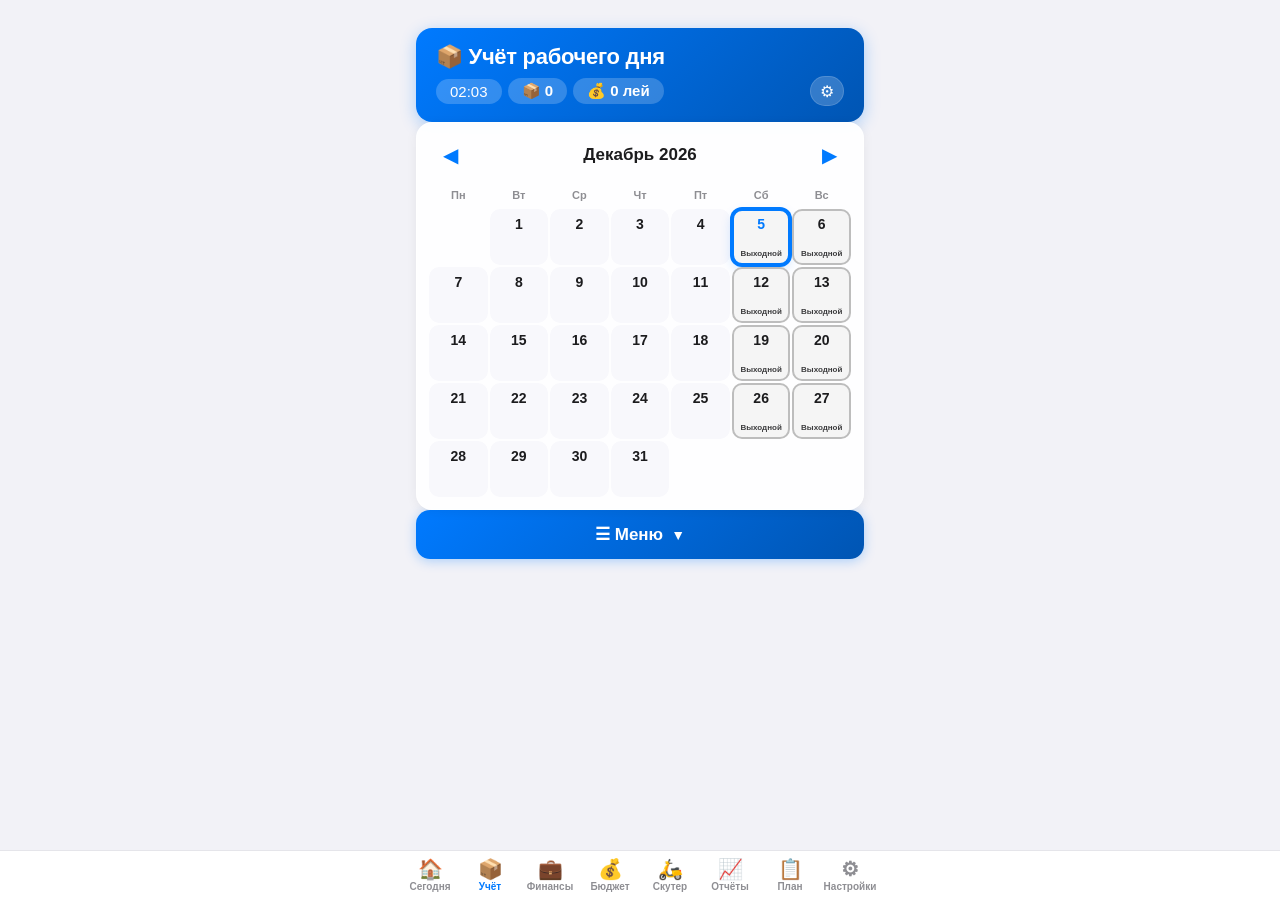
<file: index.html>
<!doctype html>
<html lang="ru">
<head>
<meta charset="UTF-8">
<meta name="viewport" content="width=device-width, initial-scale=1.0, viewport-fit=cover">
<title>📦 Мой Учёт</title>

<!-- PWA -->
<link rel="manifest" href="manifest.json">
<link rel="apple-touch-icon" href="icon-512.PNG">
<meta name="apple-mobile-web-app-capable" content="yes">
<meta name="apple-mobile-web-app-status-bar-style" content="black-translucent">
<meta name="theme-color" content="#007aff">

<link rel="stylesheet" href="css/theme.css">
<link rel="stylesheet" href="css/components.css">
<style>
/* Переменные (остальные из theme.css) */
:root{--card-bg:rgba(255,255,255,.92);--card-border:rgba(255,255,255,.5);--panel-bg:#fff;--subtle-bg:#f8f8fc;--subtle-bg-2:#f0f0f5;--input-bg:#f8f8fc;--input-border:#e5e5ea;--divider:#e5e5ea;--modal-bg:#fff;--good:#2e7d32;
--work-bg:#e8f5e9;--work-border:#43a047;--work-text:#2e7d32;--help-bg:#e3f2fd;--help-border:#1e88e5;--help-text:#1565c0;--short-bg:#fff3e0;--short-border:#fb8c00;--short-text:#e65100;--replace-bg:#f3e5f5;--replace-border:#8e24aa;--replace-text:#7b1fa2;--short_replace-bg:#fff8e1;--short_replace-border:#f9a825;--short_replace-text:#f57f17;--weekend-bg:#f5f5f5;--weekend-border:#bdbdbd;--weekend-text:#616161}
:root[data-theme="dark"]{--card-bg:rgba(28,28,30,.95);--card-border:rgba(255,255,255,.06);--panel-bg:rgba(28,28,30,.95);--subtle-bg:#1c1c1e;--subtle-bg-2:#2c2c2e;--input-bg:#1c1c1e;--input-border:#3a3a3c;--divider:#2c2c2e;--modal-bg:#1c1c1e;--good:#66bb6a;
--work-bg:#1a2a1a;--work-border:#2e7d32;--work-text:#66bb6a;--help-bg:#1a2a3a;--help-border:#1565c0;--help-text:#42a5f5;--short-bg:#2a1a0a;--short-border:#e65100;--short-text:#ffa726;--replace-bg:#2a1a2a;--replace-border:#7b1fa2;--replace-text:#ab47bc;--short_replace-bg:#2a2a0a;--short_replace-border:#f9a825;--short_replace-text:#ffca28;--weekend-bg:#1c1c1e;--weekend-border:#3a3a3c;--weekend-text:#8e8e93}

*{-webkit-tap-highlight-color:transparent}
body{padding-top:calc(12px + env(safe-area-inset-top,0px));padding-bottom:calc(80px + env(safe-area-inset-bottom,0px))}

header{background:linear-gradient(135deg,#007aff,#0055b3);border-radius:16px;padding:16px 20px;box-shadow:0 4px 16px rgba(0,122,255,.3)}
header h1{color:#fff;font-size:22px;font-weight:600;letter-spacing:-.3px;margin:0}
.header-row{display:flex;justify-content:space-between;align-items:center;flex-wrap:wrap;gap:8px;margin-top:6px}
.badge{background:rgba(255,255,255,.2);padding:4px 14px;border-radius:20px;font-size:15px;font-weight:500;color:#fff}
.head-tools{display:flex;align-items:center;gap:8px}
.gear{display:flex;align-items:center;justify-content:center;width:34px;height:30px;border-radius:30px;background:rgba(255,255,255,.2);border:1px solid rgba(255,255,255,.15);text-decoration:none;font-size:16px;color:#fff}

/* Календарь */
.calendar-section{background:var(--card-bg);backdrop-filter:blur(20px);-webkit-backdrop-filter:blur(20px);padding:16px 12px 12px;border-radius:16px;box-shadow:0 2px 12px rgba(0,0,0,.06);border:1px solid var(--card-border)}
.calendar-header{display:flex;justify-content:space-between;align-items:center;margin-bottom:12px;padding:0 4px}
.calendar-header h2{font-size:17px;font-weight:600;margin:0}
.nav-btn{background:none;border:none;font-size:20px;color:var(--accent);cursor:pointer;padding:4px 10px;border-radius:8px;width:auto}
.calendar{display:grid;grid-template-columns:repeat(7,1fr);gap:2px;margin-top:0}
.day-name{padding:6px 0;text-align:center;font-size:11px;font-weight:600;color:var(--text-dim);margin:0}
.day{background:var(--subtle-bg);padding:4px 2px;text-align:center;border-radius:10px;cursor:pointer;min-height:56px;display:flex;flex-direction:column;justify-content:space-between;font-size:12px;border:2px solid transparent;min-width:0;color:var(--text)}
.day:active{transform:scale(.94)}
.day-number{font-weight:600;font-size:14px;line-height:1.3}
.day-label{font-size:8px;font-weight:600;opacity:.85;line-height:1.2;white-space:nowrap;overflow:hidden;text-overflow:ellipsis}
.orders-info{font-size:9px;opacity:.8;line-height:1.2}
.total-info{font-size:10px;font-weight:600;color:var(--accent)}
.note-badge{font-size:8px;opacity:.7}
.day.empty{background:transparent;border:none;cursor:default;min-height:30px}
.day.today{border-color:var(--accent)!important;box-shadow:0 0 0 2px #007aff,0 4px 12px rgba(0,122,255,.2)}
.day.today .day-number{color:var(--accent);font-weight:700}
.day.work{background:var(--work-bg);border-color:var(--work-border)}.day.help{background:var(--help-bg);border-color:var(--help-border)}.day.short{background:var(--short-bg);border-color:var(--short-border)}.day.replace{background:var(--replace-bg);border-color:var(--replace-border)}.day.short_replace{background:var(--short_replace-bg);border-color:var(--short_replace-border);border-style:dashed}.day.weekend{background:var(--weekend-bg);border-color:var(--weekend-border)}

.type-btn{padding:8px 4px;border:none;border-radius:10px;font-size:11px;font-weight:600;cursor:pointer}
.type-btn:active{transform:scale(.95)}
.type-btn.work{background:var(--work-bg);color:var(--work-text)}.type-btn.help{background:var(--help-bg);color:var(--help-text)}.type-btn.short{background:var(--short-bg);color:var(--short-text)}.type-btn.replace{background:var(--replace-bg);color:var(--replace-text)}.type-btn.short_replace{background:var(--short_replace-bg);color:var(--short_replace-text);border:1.5px dashed var(--short_replace-border)}.type-btn.weekend{background:var(--weekend-bg);color:var(--weekend-text)}
.type-grid{display:grid;grid-template-columns:repeat(3,1fr);gap:6px;margin-bottom:10px}

details>summary{list-style:none;cursor:pointer}
details>summary::-webkit-details-marker{display:none}
details.menu>summary{width:100%;padding:14px;background:linear-gradient(135deg,#007aff,#0055b3);border-radius:14px;color:#fff;font-size:17px;font-weight:600;display:flex;justify-content:center;align-items:center;gap:8px;box-shadow:0 2px 12px rgba(0,122,255,.3)}
details.menu>summary::after{content:"▼";font-size:14px;transition:transform .3s}
details.menu[open]>summary::after{transform:rotate(180deg)}
.menu-list{display:flex;flex-direction:column;gap:8px;margin-top:8px}
details.acc>summary{padding:14px 18px;background:var(--panel-bg);color:var(--text);border-radius:14px;font-size:16px;font-weight:500;display:flex;justify-content:space-between;align-items:center;box-shadow:0 1px 4px rgba(0,0,0,.05);border:1px solid var(--card-border)}
details.acc>summary::after{content:"▼";font-size:13px;color:var(--text-dim);transition:transform .3s}
details[open]>summary::after{transform:rotate(180deg)}
.acc-body{background:var(--panel-bg);color:var(--text);border-radius:14px;padding:14px 16px;box-shadow:0 1px 4px rgba(0,0,0,.05);border:1px solid var(--card-border);margin-top:6px}

.pos{color:var(--good)}
.form-group{margin-bottom:12px}
.form-group label{display:block;margin-bottom:4px;font-weight:500;font-size:14px}
.form-control{width:100%;padding:10px 14px;border:1.5px solid var(--input-border);border-radius:12px;font-size:16px;background:var(--input-bg);-webkit-appearance:none;appearance:none;color:var(--text);min-height:44px;font-family:inherit}
textarea.form-control{min-height:0}
.form-control:focus{outline:none;border-color:var(--accent)}
select.form-control{background-image:url("data:image/svg+xml,%3Csvg xmlns='http://www.w3.org/2000/svg' width='12' height='8' viewBox='0 0 12 8'%3E%3Cpath d='M1 1l5 5 5-5' stroke='%238e8e93' stroke-width='1.5' fill='none' stroke-linecap='round'/%3E%3C/svg%3E");background-repeat:no-repeat;background-position:right 14px center;padding-right:36px}

.two-col{display:grid;grid-template-columns:1fr 1fr;gap:8px}
.row{display:flex;gap:8px}
.btn{width:100%;padding:12px;border:none;border-radius:12px;font-size:15px;font-weight:600;cursor:pointer;display:flex;align-items:center;justify-content:center;gap:6px;color:#fff}
.btn:active{transform:scale(.97)}
.btn-primary{background:#007aff}.btn-orange{background:#ff9500}.btn-red{background:#ff3b30}.btn-gray{background:#8e8e93}.btn-green{background:#34c759}

.plan-card{background:var(--subtle-bg);padding:14px;border-radius:12px;margin-bottom:10px}
.plan-card h3{font-size:15px;font-weight:600;margin-bottom:10px}
.hint{font-size:12px;color:var(--text-dim);margin-bottom:8px}
.box{padding:10px 12px;border-radius:10px;background:var(--subtle-bg-2);font-size:13px;line-height:1.6}
.empty-note{text-align:center;color:var(--text-dim);padding:16px;font-size:13px}
.tree-wrap{max-height:320px;overflow-y:auto;border-radius:12px}
details.tree{margin-bottom:4px;border-radius:10px;overflow:hidden;background:var(--subtle-bg)}
details.tree>summary{padding:9px 14px;font-weight:600;font-size:13px;display:flex;justify-content:space-between;gap:8px}
details.tree.y>summary{background:#007aff;color:#fff}
details.tree.m>summary{background:var(--subtle-bg-2);font-weight:500}
details.tree.d>summary{background:var(--subtle-bg);color:var(--accent);font-weight:500;font-size:12px}
.tree-body{padding:8px 14px;background:var(--panel-bg);font-size:13px}
.tree-body>div{padding:4px 0;border-bottom:1px solid var(--divider)}
.tree-total{font-weight:700;margin-top:6px;background:var(--subtle-bg-2);border-radius:8px;padding:6px!important}
.log-row{display:flex;justify-content:space-between;align-items:center;gap:6px}
.log-del{background:#ff3b30;color:#fff;border:none;border-radius:6px;padding:2px 10px;font-size:12px;cursor:pointer;width:auto}

.status-person{display:flex;align-items:center;gap:8px;padding:6px 12px;border-radius:10px;font-size:13px;font-weight:500;margin-bottom:4px}
.status-person.work{background:var(--work-bg);color:var(--work-text)}.status-person.short{background:var(--short-bg);color:var(--short-text)}.status-person.help{background:var(--help-bg);color:var(--help-text)}.status-person.weekend{background:var(--weekend-bg);color:var(--weekend-text)}
.status-person.me{box-shadow:0 0 0 2px #007aff}
.sp-num{width:26px;height:24px;border-radius:12px;background:rgba(128,128,128,.2);display:flex;align-items:center;justify-content:center;font-size:11px;font-weight:700;flex-shrink:0}
.sect-title{padding:6px 8px 4px;font-size:12px;font-weight:700}

#overviewTable table{width:100%;border-collapse:collapse;font-size:12px}
#overviewTable th{padding:6px 4px;background:#007aff;color:#fff;text-align:center;font-weight:600}
#overviewTable td{padding:5px 3px;text-align:center;border-bottom:1px solid var(--divider)}
#overviewTable tr.even{background:var(--subtle-bg)}#overviewTable tr.now{background:var(--help-bg)}

.modal{display:none;position:fixed;z-index:1000;inset:0;background:rgba(0,0,0,.4);-webkit-backdrop-filter:blur(8px);backdrop-filter:blur(8px);overflow-y:auto}
.modal-content{background:var(--modal-bg);color:var(--text);margin:max(env(safe-area-inset-top,0px),12vh) auto 24px;padding:24px 20px 20px;border-radius:20px;width:88%;max-width:380px;box-shadow:0 20px 60px rgba(0,0,0,.3)}
.modal-content h3{font-size:18px;font-weight:600;margin-bottom:16px;text-align:center}
.close{float:right;font-size:28px;cursor:pointer;color:var(--text-dim);line-height:1;padding:0 4px}

.dialog-overlay{position:fixed;inset:0;background:rgba(0,0,0,.4);-webkit-backdrop-filter:blur(8px);backdrop-filter:blur(8px);z-index:3000;display:flex;align-items:center;justify-content:center}
.dialog-box{background:var(--modal-bg);color:var(--text);border-radius:20px;padding:24px 20px 20px;width:85%;max-width:340px}
.dialog-box p{font-size:15px;text-align:center;margin-bottom:20px;line-height:1.5;white-space:pre-line}
.dialog-buttons{display:flex;gap:8px}
.dialog-buttons button{flex:1;padding:12px;border:none;border-radius:12px;font-size:15px;font-weight:600;cursor:pointer}
.dialog-yes,.dialog-ok{background:#007aff;color:#fff}.dialog-no{background:var(--subtle-bg-2);color:var(--text)}

@media(max-width:400px){.container{padding:8px 10px 20px}header h1{font-size:18px}.day{min-height:50px;font-size:11px}.day-number{font-size:13px}.day-label{font-size:7px}}
@media(max-width:360px){.day{min-height:44px}.day-number{font-size:12px}.type-grid{grid-template-columns:repeat(2,1fr)}}
</style>
</head>
<body>

<div class="container">

<header>
  <h1>📦 Учёт рабочего дня</h1>
  <div class="header-row">
    <div class="row" style="align-items:center;gap:6px;flex-wrap:wrap">
      <span class="badge" id="realTimeClock">--:--</span>
      <span class="badge" id="monthlyCounter" style="font-weight:600">📦 0</span>
      <span class="badge" id="monthlyMoney" style="font-weight:600">💰 0 лей</span>
    </div>
    <div class="head-tools">
      <a href="settings.html" class="gear" title="Настройки">⚙</a>
    </div>
  </div>
</header>

<div class="calendar-section">
  <div class="calendar-header">
    <button class="nav-btn" onclick="changeMonth(-1)">◀</button>
    <h2 id="currentMonth">—</h2>
    <button class="nav-btn" onclick="changeMonth(1)">▶</button>
  </div>
  <div id="calendar" class="calendar"></div>
</div>

<details class="menu" id="mainMenu">
<summary>☰ Меню</summary>
<div class="menu-list">

  <details class="acc" id="shiftSetup"><summary><span>⚙ График и подмога</span></summary>
    <div class="acc-body">
      <div class="hint">Короткие дни и подмога считаются от этих данных. После сохранения график генерируется на год вперёд.</div>
      <div class="form-group"><label for="cfgFirst">🗓 Первый рабочий день моей смены (А):</label><input type="date" id="cfgFirst" class="form-control"/></div>
      <div class="two-col">
        <div class="form-group"><label for="cfgMy">🔢 Мой номер:</label><select id="cfgMy" class="form-control"></select></div>
        <div class="form-group"><label for="cfgOff">⚡ Короткие в 1-й раб. день:</label><select id="cfgOff" class="form-control"></select></div>
      </div>
      <div class="form-group"><label for="cfgHelpMy">🤝 Дата моей последней подмоги (будний нерабочий):</label><input type="date" id="cfgHelpMy" class="form-control"/></div>
      <div class="form-group"><label for="cfgHelpOther">🤝 Дата подмоги Б1 (другая смена, будний рабочий для меня):</label><input type="date" id="cfgHelpOther" class="form-control"/></div>
      <button onclick="saveShiftSetup()" class="btn btn-green">💾 Сохранить и сгенерировать на год</button>
      <div id="cfgStatus" class="hint" style="margin-top:8px;text-align:center"></div>
    </div>
  </details>

  <details class="acc" id="shiftOverview"><summary><span>🗓 График смены</span></summary>
    <div class="acc-body"><div class="plan-card">
      <div class="row" style="justify-content:space-between;align-items:center;margin-bottom:6px">
        <button class="nav-btn" onclick="changeOverviewMonth(-1)">◀</button><h3 id="overviewMonthTitle" style="margin:0">—</h3><button class="nav-btn" onclick="changeOverviewMonth(1)">▶</button>
      </div>
      <div id="overviewTable" style="overflow-x:auto"></div>
    </div></div>
  </details>

  <details class="acc" id="shiftStatus"><summary><span>✅ Статус дня</span></summary>
    <div class="acc-body"><div class="plan-card">
      <div class="row" style="justify-content:space-between;align-items:center;margin-bottom:6px">
        <button class="nav-btn" onclick="changeStatusDay(-1)">◀</button>
        <h3 id="statusDayTitle" onclick="openStatusDayPicker()" style="margin:0;cursor:pointer;text-decoration:underline dotted">Сегодня</h3>
        <button class="nav-btn" onclick="changeStatusDay(1)">▶</button>
      </div>
      <div class="row" style="justify-content:center;margin-bottom:8px">
        <input type="date" id="statusDayPicker" onchange="pickStatusDay(this.value)" class="form-control" style="width:auto;min-height:36px;padding:4px 8px"/>
        <button onclick="goToStatusToday()" class="btn btn-primary" style="width:auto;padding:4px 12px;font-size:13px">📅 Сегодня</button>
      </div>
      <div id="statusGrid"></div>
    </div></div>
  </details>

  <details class="acc" id="edit"><summary><span>✏ Редактировать день</span></summary>
    <div class="acc-body">
      <div class="type-grid" id="quickTypes"></div>
      <div class="form-group"><label for="date">📅 Дата:</label><input type="date" id="date" class="form-control"/></div>
      <div class="form-group"><label for="dayType">📋 Тип:</label><select id="dayType" class="form-control"></select></div>
      <div class="two-col">
        <div class="form-group"><label for="nightOrders">🌙 Ночной:</label><input type="number" inputmode="numeric" id="nightOrders" min="0" placeholder="0" class="form-control"/></div>
        <div class="form-group"><label for="apOrders">📦 Единый:</label><input type="number" inputmode="numeric" id="apOrders" min="0" placeholder="0" class="form-control"/></div>
      </div>
      <div class="form-group"><label for="dayNote">📝 Заметка:</label><textarea id="dayNote" class="form-control" rows="2" placeholder="Кого заменяешь, договорённости..."></textarea></div>
      <button onclick="openAddOrdersModal()" class="btn btn-primary">➕ Добавить заказы</button>
      <label class="box" style="display:flex;align-items:center;gap:8px;margin-top:10px;cursor:pointer"><input type="checkbox" id="singleDayOnly" style="width:18px;height:18px"/><span>✏ Только этот день (подмога не пересчитывается)</span></label>
      <div class="row" style="margin-top:10px">
        <button onclick="saveDay()" class="btn btn-primary" style="flex:2">💾 Сохранить день</button>
        <button onclick="clearCurrentDay()" class="btn btn-orange" style="flex:1">🗑 Очистить</button>
      </div>
    </div>
  </details>

  <details class="acc" id="salarySection"><summary><span>💵 Зарплата: получение</span></summary>
    <div class="acc-body">
      <div class="box" id="salSummary"></div>
      <div class="form-group" style="margin-top:10px"><label for="salAmount">Сколько получил (пусто = весь остаток):</label><input type="number" inputmode="decimal" id="salAmount" class="form-control" placeholder="0"/></div>
      <div class="two-col">
        <div class="form-group"><label for="salDate">📅 Дата:</label><input type="date" id="salDate" class="form-control"/></div>
        <div class="form-group"><label for="salWallet">👛 Кошелёк:</label><select id="salWallet" class="form-control"></select></div>
      </div>
      <div class="form-group"><label for="salNote">📝 Комментарий (необязательно):</label><input type="text" id="salNote" class="form-control" placeholder="Например: аванс, нал, часть"/></div>
      <button onclick="saveSalary()" class="btn btn-green">💵 Записать получение</button>
      <button id="salCloseBtn" onclick="toggleSalaryClosed()" class="btn btn-gray" style="margin-top:8px"></button>
      <div id="salList" style="margin-top:10px"></div>
    </div>
  </details>

  <details class="acc" id="historySection"><summary><span>🕒 История</span></summary><div class="acc-body"><div id="history" class="tree-wrap"></div></div></details>
  <details class="acc" id="ordersLogSection"><summary><span>🧾 Лог заказов</span></summary><div class="acc-body"><div id="ordersLog" class="tree-wrap"></div></div></details>

</div>
</details>

</div>

<div id="addOrdersModal" class="modal"><div class="modal-content">
  <span class="close" onclick="closeAddOrdersModal()">&times;</span>
  <h3>➕ Добавить заказы</h3>
  <div class="form-group"><label for="addNightOrders">➕ Ночной:</label><input type="number" inputmode="numeric" id="addNightOrders" min="0" placeholder="0" class="form-control"/></div>
  <div class="form-group"><label for="addApOrders">➕ Единый:</label><input type="number" inputmode="numeric" id="addApOrders" min="0" placeholder="0" class="form-control"/></div>
  <div class="row" style="margin-top:12px">
    <button onclick="addOrders()" class="btn btn-primary">✅ Добавить</button>
    <button onclick="closeAddOrdersModal()" class="btn btn-gray">❌ Отмена</button>
  </div>
</div></div>

<nav class="tabbar">
  <div class="in">
    <a href="today.html"><span>🏠</span>Сегодня</a>
<a href="index.html" class="active"><span>📦</span>Учёт</a>
    <a href="fin.html"><span>💼</span>Финансы</a>
    <a href="budget.html"><span>💰</span>Бюджет</a>
    <a href="cash.html"><span>🛵</span>Скутер</a>
    <a href="stats.html"><span>📈</span>Отчёты</a>
    <a href="plan.html"><span>📋</span>План</a>
    <a href="settings.html"><span>⚙</span>Настройки</a>
  </div>
</nav>

<script src="js/lib/storage.js"></script>
<script src="js/lib/ui.js"></script>
<script src="js/lib/notify.js"></script>
<script src="js/lib/guard.js"></script>
<script src="js/lib/theme.js"></script>
<script src="js/lib/pin.js"></script>
<script src="js/domain/state.js"></script>
<script src="js/domain/migrate.js"></script>
<script>Schema.run();</script>
<script src="js/domain/selectors.js"></script>
<script src="js/domain/tariff.js"></script>
<script src="js/domain/finance-api.js"></script>
<script>
try{Theme.init()}catch(e){}

if(!State.getHelp){State.getHelp=()=>AppStorage.get("help",null);State.setHelp=v=>AppStorage.set("help",v)}
if(!State.getOrdersLog){State.getOrdersLog=()=>AppStorage.get("orders_log",null);State.setOrdersLog=v=>AppStorage.set("orders_log",v)}

// ==========================================
//  ХЕЛПЕРЫ
// ==========================================
const $=id=>document.getElementById(id);
const esc=s=>String(s==null?"":s).replace(/&/g,"&amp;").replace(/</g,"&lt;").replace(/>/g,"&gt;").replace(/"/g,"&quot;").replace(/'/g,"&#39;");
const pad=n=>String(n).padStart(2,"0");
const dstr=(y,m,d)=>`${y}-${pad(m)}-${pad(d)}`;
const sum=(arr,f)=>arr.reduce((s,x)=>s+f(x),0);
const empty=t=>`<p class="empty-note">${t}</p>`;
function getLocalDateStr(d){const date=d?new Date(d):new Date();return new Date(date.getTime()-date.getTimezoneOffset()*60000).toISOString().split("T")[0]}

const MONTHS=["Январь","Февраль","Март","Апрель","Май","Июнь","Июль","Август","Сентябрь","Октябрь","Ноябрь","Декабрь"];
const DOW=["Вс","Пн","Вт","Ср","Чт","Пт","Сб"];
const DAY_TYPES={
  work:{icon:"🏢",short:"Рабочий",full:"Рабочий"},
  help:{icon:"🤝",short:"Подмога",full:"Подмога"},
  short:{icon:"⚡",short:"Короткий",full:"Короткий"},
  replace:{icon:"🔄",short:"Замена",full:"Замена"},
  short_replace:{icon:"⚡🔄",short:"Кор.замена",full:"Короткая замена"},
  weekend:{icon:"🏖",short:"Выходной",full:"Выходной"}
};
const TYPE_KEYS=Object.keys(DAY_TYPES);
const getDayLabel=t=>DAY_TYPES[t]?DAY_TYPES[t].short:t;
const getDayTypeIcon=t=>DAY_TYPES[t]?DAY_TYPES[t].icon:"📅";
const validType=t=>DAY_TYPES[t]?t:"work";

// ==========================================
//  ДАННЫЕ
// ==========================================
let DAYS={},shiftConfig=null,helpConfig=null,rosterConfig={A:{},B:{}},ordersLog=[];
const toRec=(date,r)=>({date,dayType:r.type||"work",nightOrders:r.night||0,apOrders:r.ap||0,total:r.total||0,note:r.note||"",generated:r.generated});
const getHistory=()=>Object.keys(DAYS).sort().map(d=>toRec(d,DAYS[d]));
function setHistory(h){
  const o={};
  h.forEach(d=>{const r={type:d.dayType,night:d.nightOrders||0,ap:d.apOrders||0,total:d.total||0};if(d.note)r.note=d.note;if(d.generated!==undefined)r.generated=d.generated;o[d.date]=r});
  DAYS=o;State.setDays(DAYS);
}
const calcTotal=(date,n,a)=>Tariff.calcTotal(date,n,a);

function loadData(){
  DAYS=State.getDays()||{};
  shiftConfig=State.getShift();
  helpConfig=State.getHelp();
  rosterConfig=State.getRoster()||{A:{},B:{}};
  ordersLog=State.getOrdersLog();
  if(!Array.isArray(ordersLog)){
    ordersLog=getHistory().filter(d=>(d.nightOrders||0)+(d.apOrders||0)>0).map(d=>({id:"bf_"+d.date,date:d.date,time:"из истории дня",addedNight:d.nightOrders||0,addedAp:d.apOrders||0}));
    State.setOrdersLog(ordersLog);
  }
}

// ==========================================
//  UI-утилиты
// ==========================================
function dialog(message,buttons){
  const o=document.createElement("div");o.className="dialog-overlay";
  const b=document.createElement("div");b.className="dialog-box";
  const m=document.createElement("p");m.innerText=message;
  const row=document.createElement("div");row.className="dialog-buttons";
  buttons.forEach(([text,cls,fn])=>{const btn=document.createElement("button");btn.className=cls;btn.innerText=text;btn.onclick=()=>{o.remove();if(fn)fn()};row.appendChild(btn)});
  b.append(m,row);o.appendChild(b);document.body.appendChild(o);
}
const showAlertDialog=msg=>dialog(msg,[["OK","dialog-ok"]]);
const showConfirmDialog=(msg,onYes)=>dialog(msg,[["✅ Да","dialog-yes",onYes],["❌ Нет","dialog-no"]]);

function updateClock(){const el=$("realTimeClock");if(el)el.innerText=new Date().toLocaleTimeString("ru-RU",{hour:"2-digit",minute:"2-digit"})}
setInterval(updateClock,1000);
function updateMonthCounter(){
  const prefix=currentDate.getFullYear()+"-"+pad(currentDate.getMonth()+1);
  const days=getHistory().filter(d=>d.date.startsWith(prefix));
  const night=sum(days,d=>d.nightOrders||0),ap=sum(days,d=>d.apOrders||0),money=sum(days,d=>d.total||0);
  const el=$("monthlyCounter");el.textContent=`📦 ${night+ap}`;el.title=`🌙${night} 📦${ap}`;
  const m=$("monthlyMoney");m.textContent=`💰 ${money.toLocaleString("ru-RU")} лей`;m.title=`К получению за ${MONTHS[currentDate.getMonth()]}`;
}
function refreshAll(){renderCal();updateMonthCounter();loadHistory();displayOrdersLog();renderStatusGrid();renderShiftOverview();fillSetupForm();renderSalary()}

// ==========================================
//  ЛОГИКА ГРАФИКА
// ==========================================
const personName=(shift,n)=>{const r=rosterConfig&&rosterConfig[shift==="А"?"A":"B"];return r&&r[n]?String(r[n]).trim():""};
const personLabel=(shift,n)=>{const nm=personName(shift,n);return nm?`${shift}${n} ${nm}`:`${shift}${n}`};
const getRotatingPairs=()=>[[1,2],[3,4],[5,6],[7,1],[2,3],[4,5],[6,7]];
const dayDiff=(a,b)=>Math.round((new Date(b+"T12:00:00")-new Date(a+"T12:00:00"))/86400000);
function isWorkDay(ds,first){const p=((dayDiff(first,ds)%4)+4)%4;return p===0||p===1}
function getWorkDayIndex(ds,first){
  const diff=dayDiff(first,ds),pos=((diff%4)+4)%4;
  if(pos>=2)return null;
  return (diff>=0?Math.floor(diff/4):Math.ceil((diff-3)/4))*2+pos;
}
const getPairForWorkDay=(wdi,offset)=>{const idx=(((wdi+(+offset||0))%7)+7)%7;return{index:idx,pair:getRotatingPairs()[idx]}};
function isMyShortDay(ds){
  if(!shiftConfig||!shiftConfig.myNumber||!shiftConfig.firstWorkDay)return false;
  const wdi=getWorkDayIndex(ds,shiftConfig.firstWorkDay);
  return wdi!==null&&getPairForWorkDay(wdi,shiftConfig.offset).pair.includes(+shiftConfig.myNumber);
}
function getOtherShiftFirstWorkDay(){
  if(!shiftConfig||!shiftConfig.firstWorkDay)return null;
  const d=new Date(shiftConfig.firstWorkDay+"T12:00:00");d.setDate(d.getDate()+2);return getLocalDateStr(d);
}
function countNonWorkWeekdays(start,target,firstRef){
  if(!firstRef)return -1;
  const s=new Date(start+"T12:00:00"),t=new Date(target+"T12:00:00");
  if(t<=s)return -1;
  let count=0;const d=new Date(s);d.setDate(d.getDate()+1);
  while(d<=t){const dow=d.getDay();if(dow!==0&&dow!==6&&!isWorkDay(getLocalDateStr(d),firstRef))count++;d.setDate(d.getDate()+1)}
  return count;
}
const isWeekendStr=ds=>{const w=new Date(ds+"T12:00:00").getDay();return w===0||w===6};
function getHelpPositionForDate(ds){
  if(!helpConfig||!helpConfig.lastMyHelpDate||!shiftConfig||!shiftConfig.firstWorkDay||!shiftConfig.myNumber)return null;
  if(isWeekendStr(ds)||isWorkDay(ds,shiftConfig.firstWorkDay))return null;
  const anchor=helpConfig.lastMyHelpDate,my=+shiftConfig.myNumber;
  if(ds===anchor)return my;
  const count=countNonWorkWeekdays(anchor,ds,shiftConfig.firstWorkDay);
  return count<0?null:(((my-1+count)%7)+7)%7+1;
}
function getHelpPositionForDateOther(ds){
  if(!helpConfig||!helpConfig.lastOtherHelpDate)return null;
  const otherFirst=getOtherShiftFirstWorkDay();
  if(!otherFirst||isWeekendStr(ds)||isWorkDay(ds,otherFirst))return null;
  const anchor=helpConfig.lastOtherHelpDate;
  if(ds===anchor)return 1;
  const count=countNonWorkWeekdays(anchor,ds,otherFirst);
  return count<0?null:count%7+1;
}
const isMyHelpDay=ds=>!!(helpConfig&&shiftConfig&&shiftConfig.myNumber&&getHelpPositionForDate(ds)===+shiftConfig.myNumber);
function getShortPairForOtherShift(ds){
  const of=getOtherShiftFirstWorkDay();
  if(!of||!shiftConfig)return null;
  const wdi=getWorkDayIndex(ds,of);
  return wdi===null?null:getPairForWorkDay(wdi,shiftConfig.offset).pair;
}
const autoType=ds=>isWorkDay(ds,shiftConfig.firstWorkDay)?(isMyShortDay(ds)?"short":"work"):(!isWeekendStr(ds)&&isMyHelpDay(ds)?"help":"weekend");

const GEN_BACK=2,GEN_FWD=12;
function markAutoSchedule(){
  let h=getHistory().filter(d=>!(d.generated!==false&&["help","short","work","weekend"].includes(d.dayType)&&!d.nightOrders&&!d.apOrders&&!d.total&&!d.note));
  if(shiftConfig&&shiftConfig.firstWorkDay){
    const now=new Date(),idx=new Map(h.map((d,i)=>[d.date,i]));
    for(let mo=-GEN_BACK;mo<=GEN_FWD;mo++){
      const dt=new Date(now.getFullYear(),now.getMonth()+mo,1),y=dt.getFullYear(),m=dt.getMonth()+1,last=new Date(y,m,0).getDate();
      for(let d=1;d<=last;d++){
        const ds=dstr(y,m,d),type=autoType(ds),i=idx.get(ds);
        if(i!==undefined){if(h[i].generated)h[i].dayType=type}
        else{idx.set(ds,h.length);h.push({date:ds,dayType:type,nightOrders:0,apOrders:0,total:0,generated:true})}
      }
    }
  }
  setHistory(h);refreshAll();
}

function initSetupForm(){
  $("cfgMy").innerHTML=[1,2,3,4,5,6,7].map(n=>`<option value="${n}">А${n}</option>`).join("");
  $("cfgOff").innerHTML=getRotatingPairs().map((p,i)=>`<option value="${i}">А${p[0]} + А${p[1]}</option>`).join("");
}
function fillSetupForm(){
  const open=$("shiftSetup")&&$("shiftSetup").open;
  if(open)return;
  const s=shiftConfig||{},h=helpConfig||{};
  $("cfgFirst").value=s.firstWorkDay||"";
  $("cfgMy").value=s.myNumber||1;
  $("cfgOff").value=s.offset!==undefined&&s.offset!==null?s.offset:0;
  $("cfgHelpMy").value=h.lastMyHelpDate||"";
  $("cfgHelpOther").value=h.lastOtherHelpDate||"";
  $("cfgStatus").textContent=s.firstWorkDay?`График задан от ${s.firstWorkDay}, генерируется на ${GEN_FWD} мес. вперёд.`:"График ещё не настроен.";
}
function saveShiftSetup(){
  const first=$("cfgFirst").value,my=+$("cfgMy").value,off=+$("cfgOff").value,hm=$("cfgHelpMy").value,ho=$("cfgHelpOther").value;
  if(!first){showAlertDialog("Укажите первый рабочий день смены.");return}
  if(!(my>=1&&my<=7)){showAlertDialog("Выберите свой номер (1–7).");return}
  if(hm){
    if(isWeekendStr(hm)){showAlertDialog("Дата моей подмоги не должна быть выходным (сб/вс).");return}
    if(isWorkDay(hm,first)){showAlertDialog("Дата моей подмоги попадает на рабочий день смены — подмога бывает только в нерабочие будни.");return}
  }
  if(ho){
    const of=(()=>{const d=new Date(first+"T12:00:00");d.setDate(d.getDate()+2);return getLocalDateStr(d)})();
    if(isWeekendStr(ho)){showAlertDialog("Дата подмоги другой смены не должна быть выходным (сб/вс).");return}
    if(isWorkDay(ho,of)){showAlertDialog("Эта дата — рабочий день другой смены. Нужен будний день, когда она отдыхает (а ваша смена работает).");return}
  }
  shiftConfig={...(shiftConfig||{}),firstWorkDay:first,myNumber:my,offset:off};
  helpConfig={...(helpConfig||{}),lastMyHelpDate:hm||"",lastOtherHelpDate:ho||""};
  State.setShift(shiftConfig);State.setHelp(helpConfig);
  $("shiftSetup").open=false;
  markAutoSchedule();
  Notify.show(`✅ График сгенерирован на ${GEN_FWD} мес.`);
}

function renderCal(){
  const y=currentDate.getFullYear(),m=currentDate.getMonth();
  const first=(new Date(y,m,1).getDay()+6)%7,last=new Date(y,m+1,0).getDate();
  $("currentMonth").textContent=`${MONTHS[m]} ${y}`;
  const hist=new Map(getHistory().map(d=>[d.date,d])),today=getLocalDateStr();
  const hasShift=!!(shiftConfig&&shiftConfig.firstWorkDay);
  let html=["Пн","Вт","Ср","Чт","Пт","Сб","Вс"].map(n=>`<div class="day-name">${n}</div>`).join("")+'<div class="day empty"></div>'.repeat(first);
  for(let d=1;d<=last;d++){
    const ds=dstr(y,m+1,d),rec=hist.get(ds),dow=new Date(y,m,d).getDay();
    let cls="day",label="",info="";
    if(ds===today)cls+=" today";
    if(rec){
      const t=validType(rec.dayType);cls+=" "+t;label=getDayLabel(t);
      const parts=[];
      if(rec.nightOrders>0)parts.push("🌙"+rec.nightOrders);
      if(rec.apOrders>0)parts.push("📦"+rec.apOrders);
      info=`<div class="orders-info">${parts.join(" ")||"—"}</div>`+(rec.total>0?`<div class="total-info">${rec.total}</div>`:"")+(rec.note?`<div class="note-badge" title="${esc(rec.note)}">📝</div>`:"");
    }else if(hasShift){const t=autoType(ds);cls+=" "+t;label=getDayLabel(t)}
    else if(dow===0||dow===6){cls+=" weekend";label="Выходной"}
    html+=`<div class="${cls}" data-date="${ds}"><div class="day-number">${d}</div>${label?`<div class="day-label">${label}</div>`:""}${info}</div>`;
  }
  $("calendar").innerHTML=html;
}
function changeMonth(dir){currentDate=new Date(currentDate.getFullYear(),currentDate.getMonth()+dir,1);renderCal();updateMonthCounter();renderSalary()}

function editDay(ds){
  $("mainMenu").open=true;$("edit").open=true;
  $("date").value=ds;
  const d=getHistory().find(x=>x.date===ds)||{};
  $("dayType").value=d.dayType||(shiftConfig&&shiftConfig.firstWorkDay?autoType(ds):"work");
  $("nightOrders").value=d.nightOrders||"";
  $("apOrders").value=d.apOrders||"";
  $("dayNote").value=d.note||"";
  $("edit").scrollIntoView({behavior:"smooth",block:"start"});
}
function clearDayForm(){$("nightOrders").value="";$("apOrders").value="";$("dayNote").value="";$("singleDayOnly").checked=false}
function saveDay(){
  if(!guardAction("saveDay"))return;
  try{
    const date=$("date").value;
    if(!date){showAlertDialog("❌ Выберите дату!");return}
    const dayType=$("dayType").value;
    const nightOrders=parseInt($("nightOrders").value)||0,apOrders=parseInt($("apOrders").value)||0;
    const total=calcTotal(date,nightOrders,apOrders);
    const singleOnly=$("singleDayOnly").checked;
    const rec={date,dayType,nightOrders,apOrders,total,generated:false,note:$("dayNote").value.trim()};

    const h=getHistory(),i=h.findIndex(d=>d.date===date);
    const o=i>=0?h[i]:null,dn=nightOrders-(o?o.nightOrders||0:0),da=apOrders-(o?o.apOrders||0:0);
    if(dn||da){ordersLog.push({id:Date.now()+"_"+Math.random().toString(36).slice(2,7),date,time:new Date().toLocaleString(),addedNight:dn,addedAp:da});State.setOrdersLog(ordersLog)}
    if(i>=0)h[i]=rec;else h.push(rec);
    setHistory(h);

    let msg="✅ День сохранён";
    if(dayType==="help"&&!singleOnly){
      const dow=new Date(date+"T12:00:00").getDay();
      if(!shiftConfig||!shiftConfig.firstWorkDay||!shiftConfig.myNumber)showAlertDialog("Сначала настройте график (меню → ⚙ График и подмога).");
      else if(dow===0||dow===6)showAlertDialog("Дата подмоги не должна быть выходным. День сохранён.");
      else if(isWorkDay(date,shiftConfig.firstWorkDay))showAlertDialog("Это рабочий день — нельзя как якорь подмоги. День сохранён.");
      else{
        helpConfig={...(helpConfig||{}),lastMyHelpDate:date};
        State.setHelp(helpConfig);
        markAutoSchedule();
        msg="✅ Подмога пересчитана от "+date;
      }
    }
    clearDayForm();refreshAll();Notify.show(msg);
  }catch(e){Notify.error(e.message)}
}
function clearCurrentDay(){
  const date=$("date").value||getLocalDateStr();
  showConfirmDialog(`Очистить данные за ${date}?`,()=>{
    setHistory(getHistory().filter(d=>d.date!==date));
    ordersLog=ordersLog.filter(e=>e.date!==date);State.setOrdersLog(ordersLog);
    $("dayType").value="work";clearDayForm();
    if(shiftConfig&&shiftConfig.firstWorkDay)markAutoSchedule();else refreshAll();
    Notify.show(`🗑 День очищен: ${date}`);
  });
}

function openAddOrdersModal(){
  if(!$("date").value){showAlertDialog("Выберите дату!");return}
  $("addOrdersModal").style.display="block";
  setTimeout(()=>$("addNightOrders").focus(),100);
}
function closeAddOrdersModal(){$("addOrdersModal").style.display="none";$("addNightOrders").value="";$("addApOrders").value=""}
function addOrders(){
  if(!guardAction("addOrders"))return;
  try{
    const date=$("date").value;
    const n=parseInt($("addNightOrders").value)||0,a=parseInt($("addApOrders").value)||0;
    if(!n&&!a){showAlertDialog("Добавьте заказ!");return}
    const h=getHistory();
    let rec=h.find(d=>d.date===date);
    if(rec){rec.nightOrders=(rec.nightOrders||0)+n;rec.apOrders=(rec.apOrders||0)+a;rec.total=calcTotal(date,rec.nightOrders,rec.apOrders);rec.generated=false}
    else{rec={date,dayType:$("dayType").value||"work",nightOrders:n,apOrders:a,total:calcTotal(date,n,a),generated:false};h.push(rec)}
    setHistory(h);
    ordersLog.push({id:Date.now()+"_"+Math.random().toString(36).slice(2,7),date,time:new Date().toLocaleString(),addedNight:n,addedAp:a});
    State.setOrdersLog(ordersLog);
    $("nightOrders").value=rec.nightOrders;$("apOrders").value=rec.apOrders;
    closeAddOrdersModal();refreshAll();
    Notify.show(`✅ Добавлено: +${n}🌙 +${a}📦`);
  }catch(e){Notify.error(e.message)}
}

// ==========================================
//  ЗАРПЛАТА: начислено (по дням) и получено (операции «Доход» в Финансах)
// ==========================================
const salaryYm=()=>currentDate.getFullYear()+"-"+pad(currentDate.getMonth()+1);
const salaryReceipts=ym=>Calc.salaryReceipts(ym);
function salaryStats(ym){const r=Calc.salary(ym);return{acc:r.accrued,rec:r.received,due:r.due}}
function renderSalary(){
  if(!$("salSummary"))return;
  const ym=salaryYm(),s=salaryStats(ym),rows=salaryReceipts(ym);
  $("salSummary").innerHTML=`${MONTHS[currentDate.getMonth()]} ${currentDate.getFullYear()}<br>💼 Начислено: <b>${UI.fmt(s.acc)} лей</b><br>✅ Получено: <b>${UI.fmt(s.rec)} лей</b><br>⏳ К получению: <b>${UI.fmt(s.due)} лей</b>`;
  $("salAmount").placeholder=s.due>0?String(s.due):"0";
  const cl=Calc.salary(ym).closed;
  if(cl)$("salSummary").innerHTML+=`<br>✅ <b>Месяц закрыт</b>: считается полученным`;
  $("salCloseBtn").textContent=cl?"↩ Открыть месяц снова":"✅ Закрыть месяц (получено раньше)";
  const w=State.getWallets()||{},vl=AppStorage.get("valyuty",{})||{},sel=$("salWallet"),prev=sel.value;
  sel.innerHTML=Object.keys(w).filter(n=>(vl[n]||"MDL")==="MDL").map(n=>`<option value="${esc(n)}">${esc(n)} (${UI.fmt(w[n])} лей)</option>`).join("");
  if(prev&&[...sel.options].some(o=>o.value===prev))sel.value=prev;
  $("salList").innerHTML=rows.length?rows.map(o=>`<div class="log-row" style="padding:6px 0;border-bottom:1px solid var(--divider)"><span>${esc(String(o.data||"").slice(0,10).split("-").reverse().join("."))} · ${esc(o.koshel||"")}${(o.zametka||"").includes(" · ")?" · "+esc(o.zametka.slice(o.zametka.indexOf(" · ")+3)):""}</span><span><b class="pos">+${UI.fmt(o.summa)}</b> <button class="log-del" data-id="${esc(o.id)}" onclick="deleteSalary(this.dataset.id)">🗑</button></span></div>`).join(""):empty("Получений за этот месяц нет");
}
function saveSalary(){
  if(!guardAction("saveSalary"))return;
  try{
    const ym=salaryYm(),s=salaryStats(ym);
    let amt=UI.num($("salAmount").value);
    if(!(amt>0))amt=s.due;
    if(!(amt>0)){showAlertDialog("Весь заработок за месяц уже получен. Введите сумму вручную, если это аванс.");return}
    const wallet=$("salWallet").value;
    if(!wallet)throw new Error("Кошелёк не выбран");
    FinanceAPI.receive({date:$("salDate").value||getLocalDateStr(),wallet,amount:amt,category:"Зарплата",note:`Зарплата за ${MONTHS[currentDate.getMonth()]} ${currentDate.getFullYear()}`+($("salNote").value.trim()?" · "+$("salNote").value.trim():""),ref:{t:"salary",ym},addCategory:true});
    $("salAmount").value="";$("salNote").value="";$("salDate").value=getLocalDateStr();
    renderSalary();Notify.show(`✅ Получено ${UI.fmt(amt)} лей`);
  }catch(e){Notify.error(e.message)}
}
function toggleSalaryClosed(){
  const ym=salaryYm(),cl=Calc.salary(ym).closed;
  showConfirmDialog(cl?"Открыть месяц снова? Остаток к получению снова будет считаться.":"Закрыть месяц? Он будет считаться полученным целиком, остаток обнулится. Денег на кошельки это не добавит.",()=>{
    Calc.setSalaryClosed(ym,!cl);renderSalary();Notify.show(cl?"Месяц открыт":"✅ Месяц закрыт");
  });
}
function deleteSalary(id){
  showConfirmDialog("🗑 Удалить получение? Деньги будут списаны с кошелька.",()=>{
    try{FinanceAPI.undo(id);renderSalary();Notify.show("🗑 Получение удалено")}
    catch(e){Notify.error(e.message)}
  });
}

function groupYMD(items,getDate){
  const g={};
  items.forEach(it=>{const ds=getDate(it),y=ds.slice(0,4),m=ds.slice(5,7);((g[y]=g[y]||{})[m]=g[y][m]||[]).push(it)});
  return g;
}
function loadHistory(){
  const rows=getHistory().filter(d=>d.total>0),el=$("history");
  if(!rows.length){el.innerHTML=empty("📭 Нет данных");return}
  const g=groupYMD(rows,d=>d.date);
  el.innerHTML=Object.keys(g).sort().reverse().map(y=>`<details class="tree y"><summary><span>📅 ${y} год</span><span>${Object.keys(g[y]).length} мес</span></summary>`+
    Object.keys(g[y]).sort().reverse().map(m=>{
      const days=g[y][m];
      return `<details class="tree m"><summary><span>${MONTHS[+m-1]} ${y}</span><span>${days.length} дн.</span></summary><div class="tree-body">`+
        days.map(d=>`<div>${d.date.slice(8)}.${m}.${y} ${getDayTypeIcon(d.dayType)} ${getDayLabel(d.dayType)} | Н:${d.nightOrders} АП:${d.apOrders} | <b>${d.total} лей</b></div>`).join("")+
        `<div class="tree-total">📊 Итого: <b>${sum(days,d=>d.total||0)} лей</b></div></div></details>`;
    }).join("")+`</details>`).join("");
}
function displayOrdersLog(){
  const el=$("ordersLog");
  if(!ordersLog.length){el.innerHTML=empty("Нет записей");return}
  const g=groupYMD(ordersLog,e=>e.date);
  el.innerHTML=Object.keys(g).sort().reverse().map(y=>{
    const months=g[y],cnt=sum(Object.values(months),a=>a.length);
    return `<details class="tree y"><summary><span>📅 ${y}</span><span>${cnt} записей</span></summary>`+
      Object.keys(months).sort().reverse().map(m=>{
        const byDay={};months[m].forEach(e=>(byDay[e.date]=byDay[e.date]||[]).push(e));
        return `<details class="tree m"><summary><span>${MONTHS[+m-1]} ${y}</span><span>${months[m].length} записей</span></summary>`+
          Object.keys(byDay).sort().reverse().map(ds=>{
            const es=byDay[ds],label=ds.split("-").reverse().join(".");
            return `<details class="tree d"><summary><span>📅 ${label}</span><span>🌙${sum(es,e=>e.addedNight||0)} 📦${sum(es,e=>e.addedAp||0)} (${es.length})</span></summary><div class="tree-body">`+
              es.map(e=>`<div class="log-row"><span>🕐 ${esc(e.time)} | ${(e.addedNight>0?"+":"")+e.addedNight}🌙 ${(e.addedAp>0?"+":"")+e.addedAp}📦</span><button class="log-del" data-id="${esc(e.id)}" onclick="deleteLogEntry(this.dataset.id)">🗑</button></div>`).join("")+
              `<button class="btn btn-red" style="margin-top:6px;padding:6px;font-size:12px" data-date="${ds}" onclick="deleteLogDay(this.dataset.date)">🗑 Удалить все ${label}</button></div></details>`;
          }).join("")+`</details>`;
      }).join("")+`</details>`;
  }).join("");
}
function deleteLogEntry(id){
  showConfirmDialog("🗑 Удалить запись?",()=>{
    const e=ordersLog.find(x=>x.id===id);
    if(e){
      const h=getHistory(),rec=h.find(d=>d.date===e.date);
      if(rec){
        rec.nightOrders=Math.max(0,(rec.nightOrders||0)-(e.addedNight||0));
        rec.apOrders=Math.max(0,(rec.apOrders||0)-(e.addedAp||0));
        rec.total=calcTotal(rec.date,rec.nightOrders,rec.apOrders);
        setHistory(h);
      }
    }
    ordersLog=ordersLog.filter(x=>x.id!==id);State.setOrdersLog(ordersLog);
    refreshAll();Notify.show("🗑 Запись удалена и день пересчитан");
  });
}
function deleteLogDay(ds){
  showConfirmDialog(`🗑 Удалить все записи за ${ds}? Итоги дня будут обнулены.`,()=>{
    ordersLog=ordersLog.filter(e=>e.date!==ds);State.setOrdersLog(ordersLog);
    const h=getHistory(),rec=h.find(d=>d.date===ds);
    if(rec){rec.nightOrders=0;rec.apOrders=0;rec.total=0;setHistory(h)}
    refreshAll();Notify.show("🗑 Записи удалены, день обнулён");
  });
}

function changeStatusDay(dir){statusDayDate=new Date(statusDayDate);statusDayDate.setDate(statusDayDate.getDate()+dir);renderStatusGrid()}
function pickStatusDay(v){if(v){statusDayDate=new Date(v+"T12:00:00");renderStatusGrid()}}
function goToStatusToday(){statusDayDate=new Date();renderStatusGrid()}
function openStatusDayPicker(){const p=$("statusDayPicker");if(p.showPicker){try{p.showPicker();return}catch(e){}}p.focus();p.click()}
function changeOverviewMonth(dir){overviewMonthDate=new Date(overviewMonthDate.getFullYear(),overviewMonthDate.getMonth()+dir,1);renderShiftOverview()}
const shiftReady=()=>shiftConfig&&shiftConfig.firstWorkDay&&shiftConfig.myNumber;
const NEED_SETUP=`<div class="hint" style="text-align:center;padding:12px">Сначала задайте график: меню → «⚙ График и подмога»</div>`;

function renderShiftOverview(){
  const c=$("overviewTable"),y=overviewMonthDate.getFullYear(),m=overviewMonthDate.getMonth();
  $("overviewMonthTitle").textContent=`${MONTHS[m]} ${y}`;
  if(!shiftReady()){c.innerHTML=NEED_SETUP;return}
  const myNum=+shiftConfig.myNumber,first=shiftConfig.firstWorkDay,otherFirst=getOtherShiftFirstWorkDay(),last=new Date(y,m+1,0).getDate(),today=getLocalDateStr();
  let rows="",nWork=0,nShort=0,nHelp=0;
  for(let d=1;d<=last;d++){
    const ds=dstr(y,m+1,d),dow=new Date(y,m,d).getDay(),weekend=dow===0||dow===6,myWorks=isWorkDay(ds,first);
    let myShort="—",myHelp="—",othShort="—",othHelp="—";
    if(myWorks){
      const wdi=getWorkDayIndex(ds,first);
      if(wdi!==null)myShort=getPairForWorkDay(wdi,shiftConfig.offset).pair.map(n=>n===myNum?`<b>А${n}</b>`:`А${n}`).join(",");
      if(!weekend){const hp=getHelpPositionForDateOther(ds);othHelp=hp!==null?`Б${hp}`:(!helpConfig||!helpConfig.lastOtherHelpDate?"?":"—")}
    }else{
      if(!weekend){const hp=getHelpPositionForDate(ds);if(hp!==null)myHelp=hp===myNum?`<b>А${hp}</b>`:`А${hp}`}
      if(otherFirst){const wdi=getWorkDayIndex(ds,otherFirst);if(wdi!==null)othShort=getPairForWorkDay(wdi,shiftConfig.offset).pair.map(n=>`Б${n}`).join(",")}
    }
    if(isMyShortDay(ds))nShort++;else if(myWorks)nWork++;
    if(isMyHelpDay(ds))nHelp++;
    rows+=`<tr class="${ds===today?"now":d%2===0?"even":""}"><td><b>${d}</b> ${DOW[dow]}${ds===today?" 📍":""}</td><td>${myShort}</td><td>${myHelp}</td><td>${othShort}</td><td>${othHelp}</td></tr>`;
  }
  c.innerHTML=`<table><thead><tr><th>Дата</th><th>Моя ⚡</th><th>Моя 🤝</th><th>Другая ⚡</th><th>Другая 🤝</th></tr></thead><tbody>${rows}</tbody></table>
    <div class="box" style="margin-top:8px;text-align:center">Ваши дни: 🏢 <b>${nWork}</b> · ⚡ <b>${nShort}</b> · 🤝 <b>${nHelp}</b></div>`+
    (!helpConfig||!helpConfig.lastOtherHelpDate?`<div class="hint" style="text-align:center;margin-top:4px">ℹ Укажите дату подмоги другой смены в «⚙ График и подмога».</div>`:"");
}

function renderStatusGrid(){
  const grid=$("statusGrid"),title=$("statusDayTitle");
  if(!shiftReady()){grid.innerHTML=NEED_SETUP;return}
  const ds=getLocalDateStr(statusDayDate),dow=statusDayDate.getDay(),weekend=dow===0||dow===6;
  title.textContent=(ds===getLocalDateStr()?"Сегодня — ":"")+`${DOW[dow]}, ${statusDayDate.getDate()}.${pad(statusDayDate.getMonth()+1)}`;
  $("statusDayPicker").value=ds;
  const myNum=+shiftConfig.myNumber;
  const myWorks=isWorkDay(ds,shiftConfig.firstWorkDay);
  const myPair=myWorks?(()=>{const w=getWorkDayIndex(ds,shiftConfig.firstWorkDay);return w===null?null:getPairForWorkDay(w,shiftConfig.offset).pair})():null;
  const othPair=!myWorks?getShortPairForOtherShift(ds):null;
  const myHelp=!myWorks&&!weekend?getHelpPositionForDate(ds):null,othHelp=myWorks&&!weekend?getHelpPositionForDateOther(ds):null;

  const cell=(label,n,mine)=>{
    let status="weekend",text="🏖 Выходной";
    if(mine?myWorks:!myWorks){
      const pair=mine?myPair:othPair;
      if(pair&&pair.includes(n)){status="short";text=`⚡ Короткий (с ${personLabel(label,pair[0]===n?pair[1]:pair[0])})`}
      else{status="work";text="🏢 Работа"}
    }else if(!weekend&&(mine?myHelp:othHelp)===n){status="help";text="🤝 Подмога"}
    const nm=personName(label,n);
    return `<div class="status-person ${status}${mine&&n===myNum?" me":""}"><span class="sp-num">${label}${n}</span><span>${text}${nm?`<span style="opacity:.7;font-size:.85em"> · ${esc(nm)}</span>`:""}</span></div>`;
  };
  let html="";
  if(myWorks&&myPair)html+=`<div class="sect-title" style="color:#ff9500">⚡ Короткий (А): ${esc(personLabel("А",myPair[0]))}, ${esc(personLabel("А",myPair[1]))}</div>`;
  if(!myWorks&&othPair)html+=`<div class="sect-title" style="color:#ff9500">⚡ Короткий (Б): ${esc(personLabel("Б",othPair[0]))}, ${esc(personLabel("Б",othPair[1]))}</div>`;
  html+=`<div class="sect-title pos">👥 Моя смена (А) ${myWorks?"— работает":"— выходной"}</div>`;
  for(let n=1;n<=7;n++)html+=cell("А",n,true);
  html+=`<div class="sect-title" style="color:var(--accent);margin-top:6px">👥 Другая смена (Б) ${!myWorks?"— работает":"— выходной"}</div>`;
  for(let n=1;n<=7;n++)html+=cell("Б",n,false);
  if(myWorks&&!weekend&&!(helpConfig&&helpConfig.lastOtherHelpDate))html+=`<div class="hint" style="text-align:center">ℹ Укажите дату подмоги другой смены в «⚙ График и подмога».</div>`;
  grid.innerHTML=html;
}

let currentDate=new Date(),statusDayDate=new Date(),overviewMonthDate=new Date();

function reload(){
  loadData();
  if(shiftConfig&&shiftConfig.firstWorkDay)markAutoSchedule();else refreshAll();
}
function initApp(){
  $("dayType").innerHTML=TYPE_KEYS.map(t=>`<option value="${t}">${DAY_TYPES[t].icon} ${DAY_TYPES[t].full}</option>`).join("");
  $("quickTypes").innerHTML=TYPE_KEYS.map(t=>`<button class="type-btn ${t}" onclick="$('dayType').value='${t}'">${DAY_TYPES[t].icon} ${DAY_TYPES[t].short}</button>`).join("");
  $("date").value=getLocalDateStr();
  $("salDate").value=getLocalDateStr();
  initSetupForm();
  $("calendar").addEventListener("click",e=>{const c=e.target.closest(".day[data-date]");if(c)editDay(c.dataset.date)});
  $("addOrdersModal").addEventListener("click",e=>{if(e.target.id==="addOrdersModal")closeAddOrdersModal()});
  updateClock();
  reload();

  window.addEventListener("storage",reload);
  window.addEventListener("pageshow",e=>{if(e.persisted)reload()});
  document.addEventListener("visibilitychange",()=>{if(!document.hidden)reload()});
}
if(document.readyState==="loading")document.addEventListener("DOMContentLoaded",initApp);else initApp();
</script>
<script>
  if ('serviceWorker' in navigator) {
    window.addEventListener('load', () => {
      navigator.serviceWorker.register('./sw.js').catch(err => console.warn('SW:', err));
    });
  }
</script>
</body>
</html>
</file>
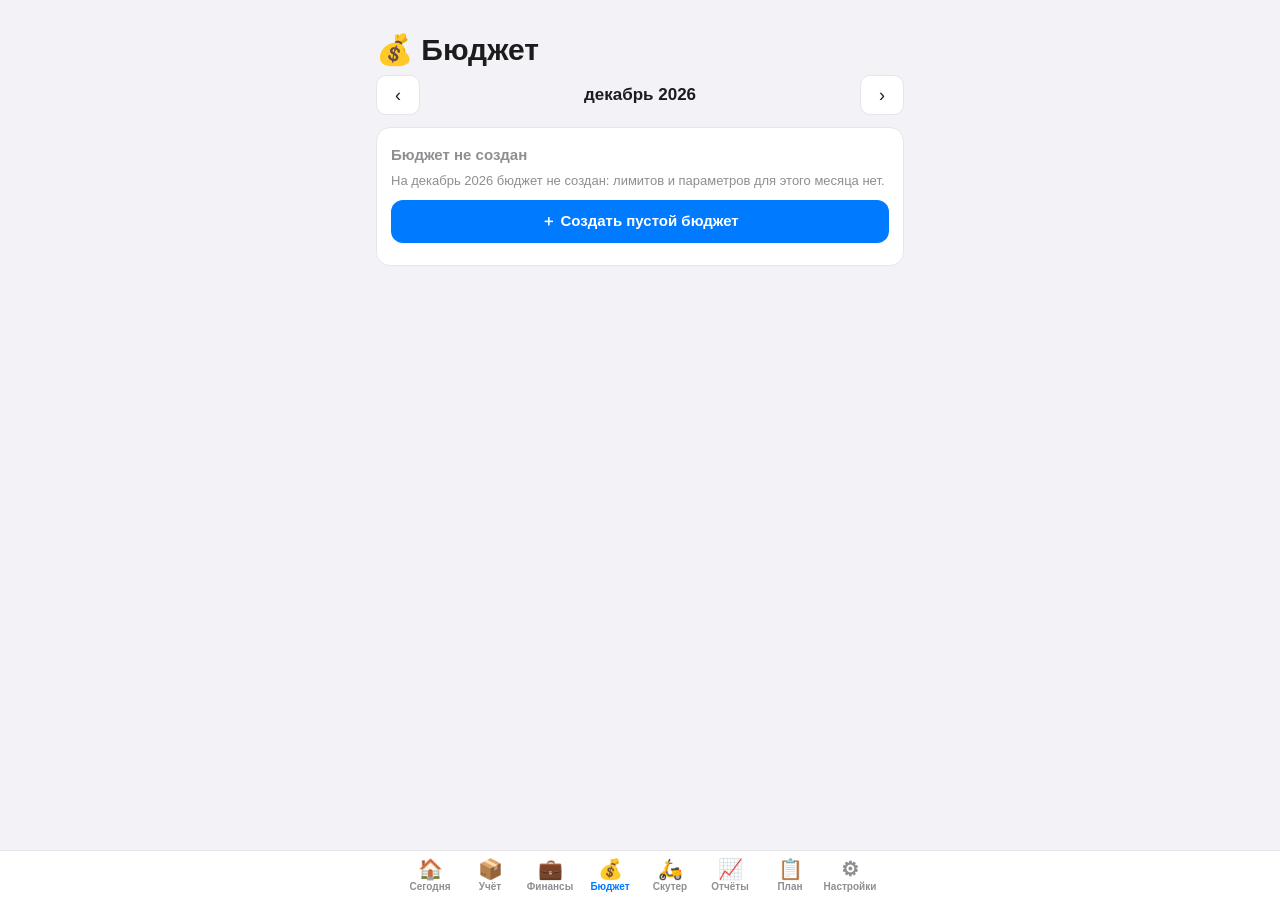
<file: budget.html>
<!doctype html>
<html lang="ru">
<head>
<meta charset="UTF-8">
<meta name="viewport" content="width=device-width, initial-scale=1.0, viewport-fit=cover">
<title>💰 Бюджет</title>
<link rel="stylesheet" href="css/theme.css">
<link rel="stylesheet" href="css/components.css">
<style>
.container{max-width:560px}
h1{font-size:30px;margin:4px 0 8px}
h2{font-size:15px;margin:4px 0 10px;color:var(--text-dim);font-weight:600}
.card{background:var(--panel);border:1px solid var(--border);border-radius:14px;padding:14px;margin-bottom:12px}
.mut{color:var(--text-dim);font-size:13px}
.g{color:var(--green)}.r{color:var(--red)}.o{color:var(--orange)}
.monthbar{display:flex;align-items:center;gap:8px;margin-bottom:12px}
.monthbar button{width:44px;height:40px;border:1px solid var(--border);border-radius:10px;background:var(--panel);color:var(--text);font-size:18px;cursor:pointer}
.monthbar .ttl{flex:1;text-align:center;font-weight:700;font-size:17px}
.big{font-size:34px;font-weight:800;margin:2px 0}
.row{display:flex;justify-content:space-between;align-items:center;gap:8px;padding:10px 0;border-top:1px solid var(--border)}
.row.tap{cursor:pointer}
.seg{display:flex;gap:6px;margin:4px 0 10px}.seg button{flex:1;padding:9px 6px;border-radius:10px;border:1px solid var(--border);background:transparent;color:var(--text);font-weight:600;font-size:14px}.seg button.on{background:var(--accent);border-color:var(--accent);color:#fff}
.card>.row:first-of-type,.card>h2+.row{border-top:0}
.row b{white-space:nowrap}
.bar{height:8px;background:var(--border);border-radius:4px;overflow:hidden;margin:6px 0 2px;position:relative}
.bar i{display:block;height:100%;background:var(--green)}
.bar i.y{background:var(--orange)}.bar i.rd{background:var(--red)}
.bar u{position:absolute;top:-2px;bottom:-2px;width:2px;background:var(--text);opacity:.55}
.stack{display:flex;height:14px;border-radius:7px;overflow:hidden;background:var(--border);margin:8px 0 6px}
.stack i{display:block;height:100%}
.legend{display:flex;flex-wrap:wrap;gap:4px 12px;font-size:12px;color:var(--text-dim)}
.legend span::before{content:"";display:inline-block;width:9px;height:9px;border-radius:50%;background:var(--c);margin-right:5px}
.two{display:flex;gap:10px}.two>div{flex:1}
.btn{margin-bottom:8px}
.btn-line{background:var(--panel);color:var(--text);border:1px solid var(--border)}
.tip{padding:8px 0;border-top:1px solid var(--border);font-size:14px;line-height:1.4}
.card>.tip:first-of-type,.card>h2+.tip{border-top:0}
.fld label{display:block;font-size:13px;color:var(--text-dim);margin:8px 0 3px;text-align:left}
.fld .form-control{margin:0}
.dialog-box{text-align:left;max-height:88vh;overflow:auto}
.dialog-box h3{margin-bottom:8px}
.pill{font-size:11px;padding:2px 7px;border-radius:9px;border:1px solid var(--border);color:var(--text-dim);margin-left:4px}
.container{padding-bottom:100px}
</style>
</head>
<body>
<div class="container">
  <h1>💰 Бюджет</h1>
  <div class="monthbar">
    <button id="prev" aria-label="Предыдущий месяц">‹</button>
    <div class="ttl" id="ttl"></div>
    <button id="next" aria-label="Следующий месяц">›</button>
  </div>
  <div id="app"></div>
</div>
<div id="modal"></div>

<nav class="tabbar"><div class="in">
  <a href="today.html"><span>🏠</span>Сегодня</a>
  <a href="index.html"><span>📦</span>Учёт</a>
  <a href="fin.html"><span>💼</span>Финансы</a>
  <a href="budget.html" class="active"><span>💰</span>Бюджет</a>
  <a href="cash.html"><span>🛵</span>Скутер</a>
  <a href="stats.html"><span>📈</span>Отчёты</a>
  <a href="plan.html"><span>📋</span>План</a>
  <a href="settings.html"><span>⚙</span>Настройки</a>
</div></nav>

<script src="js/lib/storage.js"></script>
<script src="js/lib/ui.js"></script>
<script src="js/lib/notify.js"></script>
<script src="js/lib/guard.js"></script>
<script src="js/lib/theme.js"></script>
<script src="js/lib/pin.js"></script>
<script src="js/lib/backup.js"></script>
<script src="js/domain/state.js"></script>
<script src="js/domain/migrate.js"></script>
<script>Schema.run();</script>
<script src="js/domain/selectors.js"></script>
<script src="js/domain/tariff.js"></script>
<script src="js/domain/finance-api.js"></script>
<script>
try { Theme.init(); } catch (e) {}

/* ============================================================
   Бюджет месяца — только отображение. Расчёты: Calc.budget (selectors.js),
   запись: FinanceAPI.limitSet / limitRemove / budgetConfigSet (finance-api.js).
   Бюджет хранится ПО МЕСЯЦАМ (ключ budgets_m: лимиты + параметры). Нет записи за месяц = «бюджет не создан».
   ============================================================ */
const esc = UI.esc, fmt = UI.fmt, r2 = UI.r2, num = UI.num;
const $ = id => document.getElementById(id);
const MONTHS = ["январь","февраль","март","апрель","май","июнь","июль","август","сентябрь","октябрь","ноябрь","декабрь"];
const curYm = () => UI.date.month();
let ym = curYm();
const shiftYm = (m, n) => UI.date.shift(m, n);
const ymTitle = m => MONTHS[+m.slice(5, 7) - 1] + " " + m.slice(0, 4);
const compute = m => Calc.budget(m); // все расчёты — в selectors.js (Calc.budget)

function tips(B) {
  const t = [];
  if (B.income <= 0) t.push("Нет данных о доходе. Задайте ожидаемую зарплату в «⚙ Параметры» — без неё бюджет посчитать нельзя.");
  if (B.income > 0 && B.free < 0) t.push(`Платежи и лимиты больше дохода на <b>${fmt(-B.free)}</b> лей. Снизьте лимиты самых «мягких» категорий (кафе, развлечения) или ожидаемую откладку.`);
  if (B.income > 0 && B.fixedPlan / B.income > 0.4) t.push(`Обязательные платежи съедают <b>${Math.round(B.fixedPlan / B.income * 100)}%</b> дохода. Ориентир — до 40%; стоит погашать самые дорогие по процентам долги первыми.`);
  if (B.income > 0 && B.save <= 0) t.push(`Откладывание не задано. Хотя бы 10% дохода — это ≈ <b>${fmt(Math.round(B.income * 0.1))}</b> лей в месяц: «сначала заплати себе».`);
  B.cats.filter(c => c.st === "r").slice(0, 2).forEach(c => t.push(`🔴 «${esc(c.name)}»: лимит исчерпан (${fmt(c.spent)} из ${fmt(c.limit)}).`));
  B.cats.filter(c => c.st === "o" && c.proj != null && c.proj > c.limit && c.spent < c.limit).slice(0, 2)
    .forEach(c => t.push(`🟡 «${esc(c.name)}»: при таком темпе выйдет ≈ ${fmt(Math.round(c.proj))} при лимите ${fmt(c.limit)}.`));
  const big = B.noLimit.filter(c => B.totalSpent > 0 && c.spent / B.totalSpent >= 0.1)[0];
  if (big) t.push(`На «${esc(big.name)}» ушло ${fmt(big.spent)} лей без лимита — поставьте лимит, чтобы видеть темп.`);
  if (!t.length) t.push("Всё в порядке: лимиты соблюдаются, деньги распределены. 👍");
  return t.slice(0, 5);
}

/* ---------- отрисовка ---------- */
function bar(pct, st, mark) {
  const w = Math.min(100, Math.max(0, pct));
  const cls = st === "r" ? "rd" : st === "o" ? "y" : "";
  return `<div class="bar"><i class="${cls}" style="width:${w}%"></i>${mark != null ? `<u style="left:${Math.min(100, mark)}%"></u>` : ""}</div>`;
}

function render() {
  $("ttl").textContent = ymTitle(ym);
  const B = compute(ym), isCur = ym === curYm(), isFuture = ym > curYm();
  let h = "";

  // Бюджет этого месяца не создан — честно говорим об этом, чужие лимиты не подтягиваем
  if (!B.exists) {
    const src = B.copyFrom;
    $("app").innerHTML = `<div class="card">
      <h2>Бюджет не создан</h2>
      <div class="mut" style="margin-bottom:12px">На ${esc(ymTitle(ym))} бюджет не создан: лимитов и параметров для этого месяца нет.${B.totalSpent > 0 ? ` Потрачено за месяц: <b>${fmt(B.totalSpent)}</b> лей.` : ""}</div>
      ${src ? `<button class="btn btn-primary" onclick="createBudget('${src}')">📋 Скопировать из: ${esc(ymTitle(src))}</button>` : ""}
      <button class="btn ${src ? "btn-line" : "btn-primary"}" onclick="createBudget(null)">＋ Создать пустой бюджет</button>
    </div>`;
    return;
  }

  // 1. Итог распределения
  const parts = [
    { n: "Платежи", v: B.fixedPlan, c: "var(--purple)" },
    { n: "Лимиты", v: B.limitsSum, c: "var(--accent)" },
    { n: "Откладываю", v: B.save, c: "var(--green)" },
    { n: "Свободно", v: Math.max(0, B.free), c: "var(--orange)" }
  ];
  const tot = Math.max(B.income, parts.reduce((a, p) => a + p.v, 0), 1);
  h += `<div class="card">
    <h2>Распределение дохода</h2>
    <div class="mut">Доход (план): <b>${fmt(B.income)}</b> лей</div>
    <div class="big ${B.free < 0 ? "r" : "g"}">${B.free < 0 ? "−" : ""}${fmt(Math.abs(B.free))} <span style="font-size:16px;font-weight:600">лей ${B.free < 0 ? "перебор" : "не распределено"}</span></div>
    <div class="stack">${parts.map(p => `<i style="width:${p.v / tot * 100}%;background:${p.c}"></i>`).join("")}</div>
    <div class="legend">${parts.map(p => `<span style="--c:${p.c}">${p.n}: ${fmt(p.v)}</span>`).join("")}</div>
    <div class="row" style="margin-top:8px"><div>💵 Зарплата<div class="mut">${esc(B.sal.src)}</div></div><b>${fmt(B.sal.v)}</b></div>
    ${ym < curYm() ? "" : `<div class="seg"><button class="${B.cfg.salMode === "avg" ? "on" : ""}" onclick="setSalMode('avg')">Среднее</button><button class="${B.cfg.salMode === "actual" ? "on" : ""}" onclick="setSalMode('actual')">Фактическая</button></div>`}
    <div class="row tap" onclick="openExtra()"><div>➕ Прочие доходы<div class="mut">${esc(B.otherSrc)}${B.factIncome > 0 ? " · факт: " + fmt(B.factIncome) : ""}</div>${B.cfg.extraNote ? `<div class="mut">💬 ${esc(B.cfg.extraNote)}</div>` : ""}</div><b>${fmt(B.otherIncome)}</b></div>
    <button class="btn btn-line" style="margin-top:10px;margin-bottom:0" onclick="openCfg()">⚙ Параметры (зарплата, откладывание)</button>
  </div>`;

  // 2. Сколько можно тратить в день
  if (!isFuture && ym === curYm()) {
    const over = B.cats.filter(c => c.st === "r").length;
    h += `<div class="card">
      <h2>Сегодня</h2>
      <div class="two">
        <div><div class="mut">Можно в день</div><div class="big">${B.daysLeft > 0 && B.cats.length ? fmt(Math.floor(B.perDay)) : "—"}</div><div class="mut">осталось ${B.daysLeft} дн.</div></div>
        <div><div class="mut">Осталось в лимитах</div><div class="big">${B.cats.length ? fmt(Math.round(B.varLeft)) : "—"}</div><div class="mut">потрачено всего ${fmt(B.totalSpent)}</div></div>
      </div>
      ${!B.cats.length ? '<div class="mut">Поставьте лимиты на категории — и здесь появится дневной бюджет.</div>' : over ? `<div class="mut r">Исчерпано лимитов: ${over}</div>` : ""}
    </div>`;
  }

  // 3. Лимиты по категориям
  h += `<div class="card"><h2>Лимиты по категориям</h2>`;
  if (!B.cats.length) h += `<div class="mut">Лимитов пока нет.</div>`;
  B.cats.forEach(c => {
    const mark = isCur ? B.frac * 100 : null;
    h += `<div class="row tap" onclick="editLimit(${JSON.stringify(c.name).replace(/"/g, "&quot;")})" style="display:block">
      <div style="display:flex;justify-content:space-between;gap:8px"><span>${c.st === "r" ? "🔴" : c.st === "o" ? "🟡" : "🟢"} ${esc(c.name)}</span><b>${fmt(c.spent)} / ${fmt(c.limit)}</b></div>
      ${c.note ? `<div class="mut" style="margin:2px 0 4px">💬 ${esc(c.note)}</div>` : ""}
      ${bar(c.pct, c.st, mark)}
      <div class="mut">${c.pct}% · ${c.spent >= c.limit ? "перерасход " + fmt(c.spent - c.limit) : "осталось " + fmt(c.limit - c.spent)}${isCur && c.proj != null ? " · прогноз ≈ " + fmt(Math.round(c.proj)) : ""}</div>
    </div>`;
  });
  if (B.cats.length) h += `<div class="row" style="border-top:2px solid var(--border);font-weight:700"><div>Итого по категориям</div><b>${fmt(r2(B.cats.reduce((a, c) => a + c.spent, 0)))} / ${fmt(B.limitsSum)}</b></div>`;
  h += `<button class="btn btn-primary" style="margin-top:10px" onclick="editLimit(null)">＋ Лимит на категорию</button>`;
  const sn = Object.keys(B.suggest).length;
  if (sn) h += `<button class="btn btn-line" onclick="applySuggest()">✨ Предложить лимиты по средним тратам (${sn})</button>`;
  h += `</div>`;

  // 4. Траты без лимита
  if (B.noLimit.length) {
    h += `<div class="card"><h2>Траты без лимита</h2>${B.noLimit.map(c => `<div class="row tap" onclick="editLimit(${JSON.stringify(c.name).replace(/"/g, "&quot;")})"><span>${esc(c.name)}${B.suggest[c.name] ? `<span class="pill">≈ ${fmt(B.suggest[c.name])}</span>` : ""}</span><b>${fmt(c.spent)}</b></div>`).join("")}<div class="mut" style="margin-top:6px">Нажмите на категорию, чтобы поставить лимит.</div></div>`;
  }

  // 5. Обязательные платежи
  if (B.fixed.length || B.regs.length) {
    h += `<div class="card"><h2>Обязательные платежи</h2>`;
    B.fixed.forEach(x => {
      h += `<div class="row"><div>${esc(x.title)}${x.note ? `<div class="mut">${esc(x.note)}</div>` : ""}</div><b class="${x.left <= 0 ? "g" : ""}">${x.left <= 0 ? "✅ " : ""}${fmt(x.fact)} / ${fmt(x.plan)}</b></div>`;
    });
    B.regs.forEach(x => {
      h += `<div class="row"><div>${esc(x.title)}<div class="mut">${esc(x.note)}${x.inLimit ? (x.note ? " · " : "") + "внутри лимита «" + esc(x.kat) + "»" : ""}</div></div><b>${fmt(x.plan)}</b></div>`;
    });
    h += `<div class="row" style="border-top:2px solid var(--border);font-weight:700"><div>Итого платежей в распределении${B.regs.some(x => x.inLimit) ? `<div class="mut" style="font-weight:400">регулярные траты «внутри лимита» уже входят в лимиты и здесь не суммируются</div>` : ""}</div><b>${fmt(B.fixedPlan)}</b></div>`;
    h += `</div>`;
  }

  // 6. Советы
  h += `<div class="card"><h2>💡 Советы</h2>${tips(B).map(s => `<div class="tip">${s}</div>`).join("")}</div>`;

  h += `<button class="btn btn-line" style="color:var(--red)" onclick="deleteBudget()">🗑 Удалить бюджет этого месяца</button>`;

  $("app").innerHTML = h;
}

function createBudget(from) {
  if (!guardAction("budget-create")) return;
  try { FinanceAPI.budgetCreate(ym, from); Notify.show("Бюджет создан"); } catch (e) { Notify.error(e.message || String(e)); }
  render();
}
function deleteBudget() {
  if (!confirm("Удалить бюджет на " + ymTitle(ym) + "? Лимиты и параметры этого месяца пропадут (траты останутся).")) return;
  FinanceAPI.budgetDelete(ym); render();
}

/* ---------- диалоги ---------- */
function modal(title, fields, onSave, extra) {
  const box = $("modal");
  const inputs = fields.map(f => {
    if (f.text) return `<div class="fld"><label for="f_${f.id}">${esc(f.label)}</label><textarea class="form-control" id="f_${f.id}" rows="2" maxlength="200" autocomplete="off" placeholder="${esc(f.ph || "")}" style="resize:none;font-family:inherit">${esc(f.value == null ? "" : f.value)}</textarea></div>`;
    if (f.options) return `<div class="fld"><label for="f_${f.id}">${esc(f.label)}</label><select class="form-control" id="f_${f.id}">${f.options.map(o => `<option${o === f.value ? " selected" : ""}>${esc(o)}</option>`).join("")}</select></div>`;
    return `<div class="fld"><label for="f_${f.id}">${esc(f.label)}</label><input class="form-control" id="f_${f.id}" inputmode="decimal" autocomplete="off" value="${esc(f.value == null ? "" : f.value)}" placeholder="${esc(f.ph || "")}"></div>`;
  }).join("");
  box.innerHTML = `<div class="dialog-overlay" id="ov"><div class="dialog-box"><h3>${esc(title)}</h3>${inputs}
    <div class="mut" id="mErr" style="color:var(--red);min-height:18px;margin:6px 0"></div>
    <div class="dialog-buttons"><button class="dialog-no" id="mNo">Отмена</button><button class="dialog-yes" id="mYes">Сохранить</button></div>
    ${extra ? `<button class="dialog-no" id="mExtra" style="width:100%;margin-top:8px;padding:12px;border:none;border-radius:12px;font-weight:600;color:var(--red)">${esc(extra.label)}</button>` : ""}
  </div></div>`;
  const close = () => { box.innerHTML = ""; };
  $("mNo").onclick = close;
  $("ov").addEventListener("click", e => { if (e.target.id === "ov") close(); });
  $("mYes").onclick = () => {
    if (!guardAction("budget-save")) return;
    const v = {}; fields.forEach(f => v[f.id] = $("f_" + f.id).value);
    try { onSave(v); close(); render(); } catch (e) { $("mErr").textContent = e.message || String(e); }
  };
  if (extra) $("mExtra").onclick = () => { extra.fn(); close(); render(); };
  const first = box.querySelector("input, textarea"); if (first) setTimeout(() => first.focus(), 50);
}

function expenseCats() {
  const c = new Set(FinanceAPI._cats().expense);
  compute(ym).noLimit.forEach(x => c.add(x.name));
  return [...c];
}

function editLimit(name) {
  const lim = Calc.budgetLimits(ym);
  if (name == null) {
    const free = expenseCats().filter(k => lim[k] == null);
    if (!free.length) return Notify.error("Лимиты уже стоят на всех категориях");
    modal("Новый лимит на месяц", [{ id: "k", label: "Категория", options: free, value: free[0] }, { id: "l", label: "Лимит, лей", ph: "например 800" }, { id: "n", label: "Комментарий (необязательно)", text: true, ph: "например: долг за свет, рассрочка…" }],
      v => FinanceAPI.limitSet(v.k, v.l, ym, v.n));
  } else {
    const sg = compute(ym).suggest[name];
    modal("Лимит: " + name, [{ id: "l", label: "Лимит на месяц, лей", value: lim[name] != null ? lim[name] : "", ph: sg ? "≈ " + sg : "" },
        { id: "n", label: "Комментарий", text: true, value: Calc.budgetNotes(ym)[name] || "", ph: "например: долг за свет, рассрочка…" }],
      v => FinanceAPI.limitSet(name, v.l, ym, v.n),
      lim[name] != null ? { label: "🗑 Убрать лимит", fn: () => FinanceAPI.limitRemove(name, ym) } : null);
  }
}

function applySuggest() {
  const B = compute(ym), keys = Object.keys(B.suggest);
  if (!keys.length) return;
  const txt = keys.map(k => k + ": " + fmt(B.suggest[k])).join("\n");
  if (!confirm("Поставить лимиты на основе средних трат за " + B.histN + " мес. (+5%)?\n\n" + txt)) return;
  keys.forEach(k => { if (Calc.budgetLimits(ym)[k] == null) FinanceAPI.limitSet(k, B.suggest[k], ym); });
  Notify.show("Лимитов добавлено: " + keys.length); render();
}

const SAL_MODES = { avg: "Среднее (или заданная вручную)", actual: "Фактическая (начислено по дням)" };
const EXTRA_MODES = { auto: "Больше из заданного и фактического", fact: "Только фактические доходы", manual: "Только заданная сумма", none: "Не учитывать" };
const modeKey = (map, label) => Object.keys(map).find(k => map[k] === label);

function setSalMode(mode) {
  try { FinanceAPI.budgetConfigSet({ salMode: mode }, ym); } catch (e) { Notify.error(e.message || String(e)); }
  render();
}
function openExtra() {
  const c = Calc.budgetCfg(ym);
  modal("Прочие доходы: " + ymTitle(ym), [
    { id: "extraMode", label: "Что учитывать", options: Object.values(EXTRA_MODES), value: EXTRA_MODES[c.extraMode] },
    { id: "extra", label: "Заданная сумма в месяц (подработки, чаевые…)", value: c.extra || "" },
    { id: "extraNote", label: "Комментарий", text: true, value: c.extraNote, ph: "например: подработка по выходным, премия…" }
  ], v => FinanceAPI.budgetConfigSet({ extraMode: modeKey(EXTRA_MODES, v.extraMode), extra: v.extra, extraNote: v.extraNote }, ym));
}
function openCfg() {
  const c = Calc.budgetCfg(ym);
  modal("Параметры бюджета: " + ymTitle(ym), [
    { id: "salMode", label: "Зарплата в бюджете", options: Object.values(SAL_MODES), value: SAL_MODES[c.salMode] },
    { id: "salary", label: "Ожидаемая зарплата (пусто = среднее за прошлые месяцы; работает в режиме «Среднее»)", value: c.salary == null ? "" : c.salary },
    { id: "extraMode", label: "Прочие доходы: что учитывать", options: Object.values(EXTRA_MODES), value: EXTRA_MODES[c.extraMode] },
    { id: "extra", label: "Заданная сумма прочих доходов в месяц", value: c.extra || "" },
    { id: "extraNote", label: "Комментарий к прочим доходам", text: true, value: c.extraNote, ph: "например: подработка по выходным, премия…" },
    { id: "save", label: "Откладывать в месяц", value: c.save || "" }
  ], v => FinanceAPI.budgetConfigSet({ salMode: modeKey(SAL_MODES, v.salMode), salary: v.salary, extraMode: modeKey(EXTRA_MODES, v.extraMode), extra: v.extra, extraNote: v.extraNote, save: v.save }, ym));
}

$("prev").onclick = () => { ym = shiftYm(ym, -1); render(); };
$("next").onclick = () => { ym = shiftYm(ym, 1); render(); };
window.addEventListener("pageshow", render);
window.addEventListener("storage", render);
render();
</script>
</body>
</html>
</file>
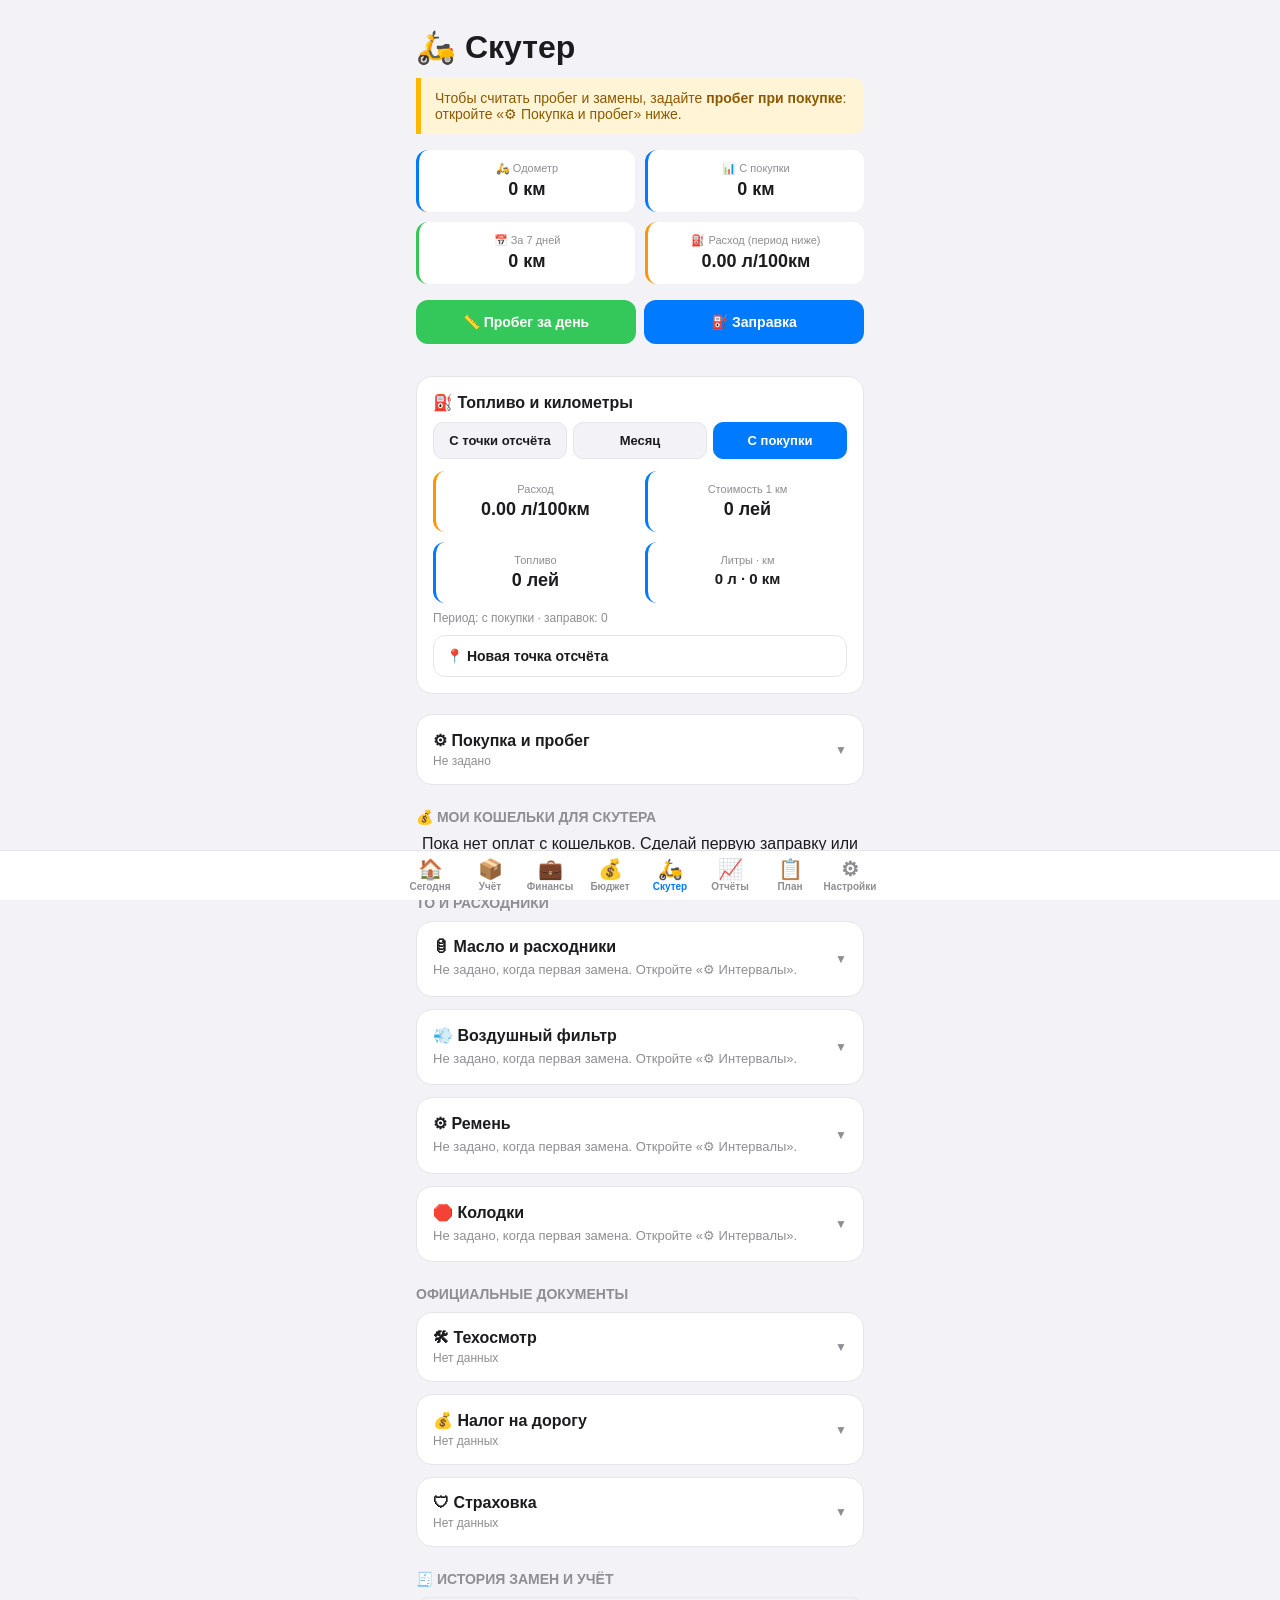
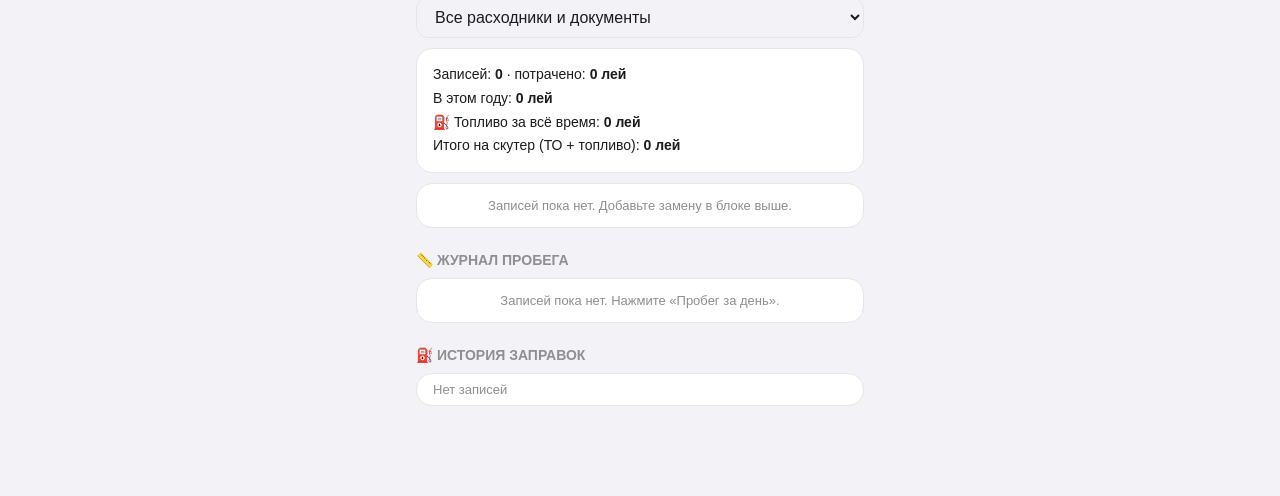
<file: cash.html>
<!doctype html>
<html lang="ru">
<head>
  <meta charset="UTF-8">
  <meta name="viewport" content="width=device-width, initial-scale=1.0, viewport-fit=cover">
  <title>🛵 Скутер</title>
  <link rel="stylesheet" href="css/theme.css">
  <link rel="stylesheet" href="css/components.css">
  <style>
    .container { max-width: 480px; margin: 0 auto; padding: 16px; padding-top: 16px; padding-bottom: 90px; }
    .header { margin-bottom: 12px; }

    .stats-grid { display: grid; grid-template-columns: 1fr 1fr; gap: 10px; margin-bottom: 16px; }
    .stat-card { background: var(--panel); padding: 12px; border-radius: 12px; text-align: center; border-left: 3px solid var(--accent); min-width: 0; }
    .stat-label { font-size: 11px; color: var(--text-dim); margin-bottom: 4px; display: block; }
    .stat-value { font-size: 18px; font-weight: 700; overflow-wrap: anywhere; }

    .action-grid { display: grid; grid-template-columns: 1fr 1fr; gap: 8px; margin-bottom: 24px; }
    .action-grid .btn { padding: 14px; font-size: 14px; }

    details.acc { margin-bottom: 12px; }
    details.acc > summary {
      list-style: none; background: var(--panel); border: 1px solid var(--border);
      border-radius: 16px; padding: 16px; cursor: pointer; font-weight: 600;
      display: flex; justify-content: space-between; align-items: center; gap: 8px;
    }
    details.acc > summary::-webkit-details-marker { display: none; }
    details.acc > summary::after { content: "▼"; font-size: 12px; color: var(--text-dim); flex: 0 0 auto; }
    details.acc[open] > summary::after { content: "▲"; }
    .acc-body { background: var(--panel); border: 1px solid var(--border); border-top: none; border-radius: 0 0 16px 16px; padding: 16px; margin-top: -4px; }
    details.sub { margin-top: 10px; border: 1px solid var(--border); border-radius: 12px; }
    details.sub > summary { list-style: none; padding: 12px; cursor: pointer; font-weight: 600; font-size: 14px; }
    details.sub > summary::-webkit-details-marker { display: none; }
    details.sub > .sub-body { padding: 0 12px 12px; }

    .input-row { display: flex; gap: 10px; margin-bottom: 10px; }
    .input-row > div { flex: 1; min-width: 0; }
    .input-row label, .acc-body label, .box label { display: block; font-size: 12px; color: var(--text-dim); margin-bottom: 4px; }

    .history-list { margin-top: 12px; border-top: 1px solid var(--border); padding-top: 10px; }
    .history-item { display: flex; justify-content: space-between; gap: 8px; padding: 8px 0; font-size: 13px; color: var(--text-dim); }
    .section-title { font-size: 14px; font-weight: 700; margin: 24px 0 10px; color: var(--text-dim); text-transform: uppercase; }

    .save-btn { width: 100%; padding: 16px; font-size: 16px; border-radius: 12px; background: var(--green); color: white; border: none; font-weight: 700; margin-top: 10px; cursor: pointer; transition: 0.2s; }
    .save-btn:active { background: #2e7d32; transform: scale(0.98); }
    .save-btn.blue { background: var(--accent); }
    .cancel-btn { width: 100%; padding: 16px; font-size: 16px; border-radius: 12px; background: var(--border); color: var(--text); border: none; font-weight: 700; margin-top: 8px; cursor: pointer; }

    .box { background: var(--panel); border-radius: 16px; padding: 16px; margin-bottom: 20px; }
    .seg { display: flex; gap: 6px; margin-bottom: 12px; }
    .seg button { flex: 1; padding: 10px 6px; border: 1px solid var(--border); border-radius: 10px; background: var(--bg); color: var(--text); font-size: 13px; font-weight: 600; cursor: pointer; }
    .seg button.on { background: var(--accent); border-color: var(--accent); color: #fff; }
    .chips { display: flex; flex-wrap: wrap; gap: 6px; margin: 6px 0 4px; }
    .chip { padding: 6px 12px; border-radius: 16px; border: 1px solid var(--orange); background: transparent; color: var(--orange); font-size: 13px; font-weight: 600; cursor: pointer; }
    .banner { background: var(--warn-bg); border-left: 5px solid #ffb800; border-radius: 0 10px 10px 0; padding: 12px 14px; margin-bottom: 16px; font-size: 14px; color: #8a5a00; }
    :root[data-theme="dark"] .banner { color: #ffcf80; }

    .check-row { display: flex !important; align-items: center; gap: 8px; font-size: 14px !important; color: var(--text) !important; margin: 4px 0 10px; }
    .check-row input { width: 20px; height: 20px; accent-color: var(--accent); }

    .pbar { height: 8px; background: var(--border); border-radius: 4px; overflow: hidden; margin: 8px 0 4px; }
    .pbar i { display: block; height: 100%; background: var(--green); }
    .due { font-size: 13px; line-height: 1.5; }
    .jr { display: flex; justify-content: space-between; align-items: center; gap: 8px; padding: 9px 0; border-bottom: 1px solid var(--border); font-size: 13px; }
    .jr:last-child { border-bottom: none; }
    .jr .sub { font-size: 11px; color: var(--text-dim); }
    .jr .rest { text-align: right; font-weight: 600; white-space: nowrap; }

    .svc-summary { background: var(--panel); border: 1px solid var(--border); border-radius: 16px; padding: 14px 16px; margin-bottom: 10px; font-size: 14px; line-height: 1.7; }
    .svc-list { background: var(--panel); border: 1px solid var(--border); border-radius: 16px; padding: 0 16px; margin-top: 10px; }
    .svc-row { display: flex; justify-content: space-between; align-items: center; gap: 10px; padding: 12px 0; border-bottom: 1px solid var(--border); }
    .svc-row:last-child { border-bottom: none; }
    .svc-sub { font-size: 12px; color: var(--text-dim); margin-top: 2px; }
    .svc-right { display: flex; align-items: center; gap: 6px; white-space: nowrap; }
    .del-btn { background: none; border: none; font-size: 18px; cursor: pointer; padding: 4px; }
    .undo-btn { width: 100%; padding: 12px; border-radius: 12px; border: 1.5px solid var(--orange); background: transparent; color: var(--orange); font-size: 14px; font-weight: 700; cursor: pointer; margin-bottom: 8px; text-align: left; }
    .undo-btn:active { transform: scale(0.98); }
    .ul { display: flex; justify-content: space-between; gap: 8px; padding: 6px 0; font-size: 13px; border-bottom: 1px solid var(--border); }
    .ul:last-child { border-bottom: none; }
    .ul span:last-child { color: var(--text-dim); white-space: nowrap; }
    .empty-note { color: var(--text-dim); font-size: 13px; padding: 14px 0; text-align: center; }
  </style>
</head>
<body>
<div class="container">
  <div class="header"><h1>🛵 Скутер</h1></div>

  <div id="setupBanner"></div>
  <div id="undoBar"></div>

  <div class="stats-grid">
    <div class="stat-card"><span class="stat-label">🛵 Одометр</span><span class="stat-value" id="statOdo">0 км</span></div>
    <div class="stat-card"><span class="stat-label">📊 С покупки</span><span class="stat-value" id="statSince">0 км</span></div>
    <div class="stat-card" style="border-left-color: var(--green);"><span class="stat-label">📅 За 7 дней</span><span class="stat-value" id="statWeek">0 км</span></div>
    <div class="stat-card" style="border-left-color: var(--orange);"><span class="stat-label">⛽ Расход (период ниже)</span><span class="stat-value" id="statConsumption">0 л/100км</span></div>
  </div>

  <div class="action-grid">
    <button class="btn btn-green" onclick="toggleMileageForm()"><span>📏</span> Пробег за день</button>
    <button class="btn btn-primary" onclick="toggleFuelForm()"><span>⛽</span> Заправка</button>
  </div>

  <div id="fuelBox"></div>

  <!-- Форма пробега -->
  <div id="mileageFormContainer" style="display: none;">
    <div class="box" style="border: 2px solid var(--green);">
      <h3 style="margin-bottom: 12px; font-size: 16px;">📏 Пробег</h3>
      <div class="seg">
        <button id="tabTrip" class="on" onclick="setTripMode('trip')">Пройдено за день</button>
        <button id="tabOdo" onclick="setTripMode('odo')">Показание одометра</button>
      </div>
      <div class="input-row">
        <div><label>Дата</label><input type="date" id="m_date" class="form-control"></div>
        <div><label id="m_label">Пройдено, км</label><input type="number" id="m_km" class="form-control" inputmode="decimal" placeholder="0"></div>
      </div>
      <div class="hint" id="m_hint" style="font-size:12px;color:var(--text-dim)"></div>
      <div id="m_missing"></div>
      <button class="save-btn" onclick="saveMileage()">💾 СОХРАНИТЬ</button>
      <button class="cancel-btn" onclick="toggleMileageForm()">Отмена</button>
    </div>
  </div>

  <!-- Форма заправки -->
  <div id="fuelFormContainer" style="display: none;">
    <div class="box" style="border: 2px solid var(--accent);">
      <h3 style="margin-bottom: 12px; font-size: 16px;">⛽ Новая заправка</h3>
      <div class="input-row">
        <div><label>Сумма по чеку</label><input type="number" id="f_total" class="form-control" placeholder="0" inputmode="decimal"></div>
        <div><label>Цена за литр</label><input type="number" id="f_price" class="form-control" placeholder="0" inputmode="decimal"></div>
      </div>
      <div style="margin-bottom: 12px;"><label>Кошелёк</label><select id="f_wall" class="form-control"></select></div>
      <button class="save-btn" onclick="saveFuel()">💾 СОХРАНИТЬ</button>
      <button class="cancel-btn" onclick="toggleFuelForm()">Отмена</button>
    </div>
  </div>

  <!-- Настройки скутера -->
  <details class="acc" id="acc_setup">
    <summary><div><div>⚙ Покупка и пробег</div><div id="setupStatus" style="font-size:12px;font-weight:400;color:var(--text-dim);margin-top:4px"></div></div></summary>
    <div class="acc-body">
      <div class="input-row">
        <div><label>Дата покупки</label><input type="date" id="s_date" class="form-control"></div>
        <div><label>Пробег при покупке, км</label><input type="number" id="s_start" class="form-control" inputmode="decimal" placeholder="0"></div>
      </div>
      <div class="hint" style="font-size:12px;color:var(--text-dim)">Пробег при покупке — точка отсчёта. «Первая замена» у расходников считается от неё. Текущий пробег меняется только вводом пройденных километров.</div>
      <button class="save-btn blue" onclick="saveSetup()">💾 СОХРАНИТЬ</button>
    </div>
  </details>

  <!-- Кошельки для скутера -->
  <div class="section-title">💰 Мои кошельки для скутера</div>
  <div id="scooterWallets" style="background: var(--panel); border-radius: 16px; padding: 0 16px; border: 1px solid var(--border); margin-bottom: 16px; display: none;"></div>
  <div class="hint" id="noScooterWallets" style="text-align: center; margin-bottom: 16px;">Пока нет оплат с кошельков. Сделай первую заправку или ТО.</div>

  <div class="section-title">ТО и Расходники</div>
  <div id="componentsList"></div>

  <div class="section-title">Официальные документы</div>
  <div id="officialList"></div>

  <div class="section-title">🧾 История замен и учёт</div>
  <select id="svcFilter" class="form-control" onchange="renderServiceHistory()" style="margin-bottom: 10px;"></select>
  <div class="svc-summary" id="svcSummary"></div>
  <div class="svc-list" id="svcList"></div>

  <div class="section-title">📏 Журнал пробега</div>
  <div class="svc-list" id="mileageJournal"></div>

  <div class="section-title">⛽ История заправок</div>
  <div class="history-list" id="globalHistory" style="background: var(--panel); padding: 0 16px; border-radius: 16px; border: 1px solid var(--border); margin-top:0"></div>
</div>

<nav class="tabbar">
  <div class="in">
    <a href="today.html"><span>🏠</span>Сегодня</a>
<a href="index.html"><span>📦</span>Учёт</a>
    <a href="fin.html"><span>💼</span>Финансы</a>
  <a href="budget.html"><span>💰</span>Бюджет</a>
    <a href="cash.html" class="active"><span>🛵</span>Скутер</a>
    <a href="stats.html"><span>📈</span>Отчёты</a>
    <a href="plan.html"><span>📋</span>План</a>
    <a href="settings.html"><span>⚙</span>Настройки</a>
  </div>
</nav>

<script src="js/lib/storage.js"></script>
<script src="js/lib/ui.js"></script>
<script src="js/lib/notify.js"></script>
<script src="js/lib/guard.js"></script>
<script src="js/lib/theme.js"></script>
<script src="js/lib/pin.js"></script>
<script src="js/domain/state.js"></script>
<script src="js/domain/migrate.js"></script>
<script>Schema.run();</script>
<script src="js/domain/selectors.js"></script>
<script src="js/domain/finance-api.js"></script>
<script>
  Theme.init();

  const $ = id => document.getElementById(id);
  const esc = UI.esc;
  const today = () => UI.date.local();
  const fmtDate = ds => UI.date.ru(ds);
  const money = x => UI.fmt(UI.r2(+x || 0));
  const km1 = x => UI.fmt(Math.round((+x || 0) * 10) / 10);
  const fuelSum = f => +(f.total != null ? f.total : f.amount) || 0; // старые записи хранят сумму в amount
  const newId = () => Date.now().toString(36) + Math.random().toString(36).slice(2, 6);

  const COMPONENTS = [
    { id: 'oil', title: '🛢 Масло и расходники', interval: 2000 },
    { id: 'air_filter', title: '💨 Воздушный фильтр', interval: 3000 },
    { id: 'belt', title: '⚙ Ремень', interval: 10000 },
    { id: 'brakes', title: '🛑 Колодки', interval: 5000 }
  ];
  const OFFICIALS = [
    { id: 'tech', title: '🛠 Техосмотр' },
    { id: 'tax', title: '💰 Налог на дорогу' },
    { id: 'insurance', title: '🛡 Страховка' }
  ];

  // ---------- Даты ----------
  const daysBetween = (a, b) => UI.date.diff(a, b);
  function addMonthsStr(ds, n) {
    const [y, m, d] = ds.split("-").map(Number);
    const dt = new Date(y, m - 1 + n, 1);
    const last = new Date(dt.getFullYear(), dt.getMonth() + 1, 0).getDate();
    dt.setDate(Math.min(d, last));
    return UI.date.local(dt);
  }

  // ---------- Отмотка шагов (undo) ----------
  const UNDO_KEY = "scooter_undo";
  const getUndo = () => AppStorage.get(UNDO_KEY, []) || [];
  function pushUndo(item) {
    const st = getUndo();
    st.push(Object.assign({ ts: Date.now() }, item));
    while (st.length > 30) st.shift();
    AppStorage.set(UNDO_KEY, st);
  }
  function undoLast() {
    const st = getUndo(), it = st[st.length - 1];
    if (!it) return;
    try { applyUndo(it); } catch (e) { Notify.error(e.message || String(e)); return; }
    st.pop();
    AppStorage.set(UNDO_KEY, st);
    render();
    Notify.show("↩ Отменено: " + it.label);
  }
  function applyUndo(it) {
    switch (it.t) {
      case "trip": removeTripCore(it.id); break;
      case "svc": {
        const data = it.kind === "comp" ? State.getComponent(it.id) : State.getOfficial(it.id);
        const idx = (data.history || []).findIndex(h => h.hid === it.hid);
        if (idx >= 0) removeServiceCore(it.kind, it.id, idx, true);
        break;
      }
      case "fuel": {
        const fuels = State.getFuel(), i = fuels.findIndex(f => f.id === it.id);
        if (i >= 0) {
          const f = fuels[i];
          if (f.opId != null) { try { FinanceAPI.undo(f.opId); } catch (e) { Notify.error(e.message); } }
          fuels.splice(i, 1);
          State.setFuel(fuels);
        }
        break;
      }
      case "setup": saveScooterData(it.prev); break;
      case "compset": { const d = State.getComponent(it.id); Object.assign(d, it.prev); State.setComponent(it.id, d); break; }
      case "fuelbase": saveScooterData({ fuelBase: it.prev.fuelBase || null, fuelPeriod: it.prev.fuelPeriod || null }); break;
      case "restoreTrip": {
        const log = State.getMileageLog(), t = +it.entry.trip || 0, idx = Math.min(it.index, log.length);
        log.splice(idx, 0, it.entry);
        for (let k = idx + 1; k < log.length; k++) if (log[k].trip != null) log[k].km = UI.r2(log[k].km + t);
        State.setMileageLog(log);
        saveScooterData({ currentKm: UI.r2(scooterData().currentKm + t) });
        break;
      }
      case "restoreSvc": {
        const data = it.kind === "comp" ? State.getComponent(it.id) : State.getOfficial(it.id);
        if (!Array.isArray(data.history)) data.history = [];
        const h = Object.assign({}, it.entry);
        if (it.refunded && +h.cost > 0 && h.wallet) {
          h.opId = payAgain(h, { date: h.date, amount: h.cost, category: it.category, note: h.note || "", ref: { t: it.kind, id: it.id, hid: h.hid } });
        }
        data.history.push(h);
        sortHist(it.kind, data.history);
        recalcLast(it.kind, data);
        if (it.kind === "comp") State.setComponent(it.id, data); else State.setOfficial(it.id, data);
        break;
      }
      case "restoreFuel": {
        const fuels = State.getFuel(), f = Object.assign({}, it.entry);
        if (it.refunded && f.wallet) {
          f.opId = payAgain(f, { date: f.date, amount: fuelSum(f), category: "Топливо (Скутер)", note: `${f.liters}л`, ref: { t: "fuel", id: f.id } });
        }
        fuels.splice(Math.min(it.index, fuels.length), 0, f);
        State.setFuel(fuels);
        break;
      }
    }
  }
  function renderUndo() {
    const st = getUndo();
    const wasOpen = $("undo_list") && $("undo_list").open;
    if (!st.length) { $("undoBar").innerHTML = ""; return; }
    const last = st[st.length - 1];
    $("undoBar").innerHTML = `<button class="undo-btn" onclick="undoLast()">↩ Отменить: ${esc(last.label)}</button>
      <details class="sub" id="undo_list" style="margin: 0 0 14px;"><summary>🕘 Последние действия (${st.length})</summary><div class="sub-body">
      ${st.slice().reverse().slice(0, 10).map(x => {
        const d = new Date(x.ts), p = n => String(n).padStart(2, "0");
        return `<div class="ul"><span>${esc(x.label)}</span><span>${p(d.getDate())}.${p(d.getMonth() + 1)} ${p(d.getHours())}:${p(d.getMinutes())}</span></div>`;
      }).join("")}
      <div class="hint" style="font-size:12px;color:var(--text-dim);margin-top:6px">Кнопка выше отменяет самое последнее действие. Нажимайте несколько раз, чтобы идти назад по шагам.</div></div></details>`;
    if (wasOpen) $("undo_list").open = true;
  }

  const sortHist = (kind, h) => h.sort((a, b) => String(a.date).localeCompare(String(b.date)) || (kind === "comp" ? (+a.km || 0) - (+b.km || 0) : 0));
  function recalcLast(kind, data) {
    const h = data.history || [];
    if (kind === "comp") {
      const last = h.slice().sort((a, b) => (+a.km || 0) - (+b.km || 0)).pop();
      data.lastKm = last ? +last.km : 0;
      data.lastDate = last ? last.date : "";
    } else {
      const last = h.slice().sort((a, b) => String(a.date).localeCompare(String(b.date))).pop();
      data.lastDate = last ? last.date : "";
      data.nextDate = last ? last.nextDate : "";
      data.cost = last ? +last.cost || 0 : 0;
    }
  }

  // ---------- Пройденные км по датам и расход топлива ----------
  // Прежние записи: км за день (меньше стартового показания) или показание одометра; новые: trip.
  const kmDeltas = () => Calc.kmDeltas();
  const kmInRange = (a, b) => kmDeltas().filter(d => d.date >= a && d.date <= b).reduce((s, d) => s + d.km, 0);
  const MONTHS_RU = ["Январь", "Февраль", "Март", "Апрель", "Май", "Июнь", "Июль", "Август", "Сентябрь", "Октябрь", "Ноябрь", "Декабрь"];
  const monthLabel = ym => MONTHS_RU[+ym.slice(5, 7) - 1] + " " + ym.slice(0, 4);

  function fuelStats(sc) {
    const fuels = State.getFuel();
    const raw = sc.raw || {};
    let p = raw.fuelPeriod || (raw.fuelBase ? "base" : "all");
    if (p === "base" && !(raw.fuelBase && raw.fuelBase.date)) p = "all";
    let list, km, label;
    if (p === "month") {
      const ym = raw.fuelMonth || today().slice(0, 7);
      list = fuels.filter(f => String(f.date).startsWith(ym));
      km = kmInRange(ym + "-01", ym + "-31");
      label = monthLabel(ym);
    } else if (p === "base") {
      const b = raw.fuelBase;
      // Точка отсчёта = заправка до полного бака в день b.date. Литры берём по заправкам ПОСЛЕ неё,
      // км — от следующего дня до дня последней заправки: топливо после неё ещё в баке, не сгорело.
      list = fuels.filter(f => String(f.date) > b.date);
      const last = list.reduce((m, f) => (!m || String(f.date) >= String(m.date)) ? f : m, null);
      const next = UI.date.local(new Date(new Date(b.date + "T12:00:00").getTime() + 86400000));
      km = last ? kmInRange(next, String(last.date)) : 0;
      label = last ? `с ${fmtDate(b.date)} (до заправки ${fmtDate(last.date)})` : `с ${fmtDate(b.date)} (ждём следующую заправку)`;
    } else {
      list = fuels;
      km = Math.max(sc.currentKm - sc.startKm, 0);
      label = "с покупки";
    }
    const liters = list.reduce((s, f) => s + (+f.liters || 0), 0);
    const cost = list.reduce((s, f) => s + fuelSum(f), 0);
    return { p, label, liters, cost, km, count: list.length,
      l100: km > 0 ? liters / km * 100 : 0, perKm: km > 0 ? cost / km : 0, avgPrice: liters > 0 ? cost / liters : 0 };
  }
  function setFuelPeriod(p) { saveScooterData({ fuelPeriod: p }); render(); }
  function setFuelMonth(v) { if (v) { saveScooterData({ fuelMonth: v, fuelPeriod: "month" }); render(); } }
  function renderFuelBox(sc) {
    const fs = fuelStats(sc), raw = sc.raw || {};
    const wasOpen = $("fx_base") && $("fx_base").open;
    const ym = raw.fuelMonth || today().slice(0, 7);
    const lastFuelDate = State.getFuel().reduce((m, f) => String(f.date) > m ? String(f.date) : m, "") || today();
    const btn = (p, t) => `<button class="${fs.p === p ? "on" : ""}" onclick="setFuelPeriod('${p}')">${t}</button>`;
    $("fuelBox").innerHTML = `
      <div class="box" style="border: 1px solid var(--border);">
        <div style="font-weight:700;margin-bottom:10px">⛽ Топливо и километры</div>
        <div class="seg">${btn("base", "С точки отсчёта")}${btn("month", "Месяц")}${btn("all", "С покупки")}</div>
        ${fs.p === "month" ? `<input type="month" id="fx_month" class="form-control" value="${ym}" onchange="setFuelMonth(this.value)" style="margin-bottom:10px">` : ""}
        <div class="stats-grid" style="margin:0">
          <div class="stat-card" style="border-left-color: var(--orange);"><span class="stat-label">Расход</span><span class="stat-value">${fs.l100.toFixed(2)} л/100км</span></div>
          <div class="stat-card"><span class="stat-label">Стоимость 1 км</span><span class="stat-value">${money(fs.perKm)} лей</span></div>
          <div class="stat-card"><span class="stat-label">Топливо</span><span class="stat-value">${money(fs.cost)} лей</span></div>
          <div class="stat-card"><span class="stat-label">Литры · км</span><span class="stat-value" style="font-size:15px">${km1(fs.liters)} л · ${km1(fs.km)} км</span></div>
        </div>
        <div class="hint" style="font-size:12px;color:var(--text-dim);margin-top:8px">Период: ${esc(fs.label)} · заправок: ${fs.count}${fs.count ? " · средняя цена литра " + money(fs.avgPrice) : ""}${raw.fuelPeriod === "base" && !(raw.fuelBase && raw.fuelBase.date) ? " · точка отсчёта не задана" : ""}</div>
        <details class="sub" id="fx_base">
          <summary>📍 Новая точка отсчёта</summary>
          <div class="sub-body">
            <div class="hint" style="font-size:12px;color:var(--text-dim);margin-bottom:8px">Укажите день, когда заправили бак до полного. Расход считается по заправкам после этого дня и километрам от следующего дня до последней заправки.</div>
            <div class="input-row">
              <div><label>Дата заправки до полного бака</label><input type="date" id="fx_bd" class="form-control" value="${lastFuelDate}"></div>
            </div>
            <button class="save-btn blue" onclick="saveFuelBase()">📍 ЗАДАТЬ ТОЧКУ ОТСЧЁТА</button>
          </div>
        </details>
      </div>`;
    if (wasOpen) $("fx_base").open = true;
  }
  function saveFuelBase() {
    if (!guardAction("saveFuelBase")) return;
    try {
      const sc = scooterData(), raw = sc.raw || {};
      const date = $("fx_bd").value || today();
      pushUndo({ t: "fuelbase", label: `точка отсчёта ${fmtDate(date)}`, prev: { fuelBase: raw.fuelBase || null, fuelPeriod: raw.fuelPeriod || null } });
      saveScooterData({ fuelBase: { date, km: sc.currentKm }, fuelPeriod: "base" });
      render();
      Notify.show("📍 Точка отсчёта задана");
    } catch (e) { Notify.error(e.message); }
  }

  // ---------- Данные скутера ----------
  function scooterData() {
    const s = State.getScooter() || {};
    return { currentKm: +s.currentKm || 0, startKm: +s.startKm || 0, purchaseDate: s.purchaseDate || "", raw: s };
  }
  function saveScooterData(patch) {
    const s = Object.assign({}, State.getScooter() || {}, patch);
    State.setScooter(s);
  }

  // Читает и старый (kind/expense), и новый (tip: Трата) формат операций,
  // возвращая только записи, связанные со скутером (Скутер/Топливо).
  function getScooterOps() {
    return State.getOps()
      .map(o => o.tip === "Трата" ? { cat: o.kat, wallet: o.koshel } : null)
      .filter(o => o && /Скутер|Топливо/.test(o.cat || ""));
  }
  function walletSelectHtml() {
    const wallets = State.getWallets();
    const cards = AppStorage.get("kartki", []) || [];
    return Object.keys(wallets).map(w => `<option value="${esc(w)}">${esc(w)} (${wallets[w] || 0} лей)</option>`).join("")
      + cards.map(k => `<option value="card:${esc(k.id)}">💳 ${esc(k.nazvanie)} (доступно ${Math.max(0, UI.r2((+k.limit || 0) - (+k.dolg || 0)))} лей)</option>`).join("");
  }
  // Оплата с кошелька ИЛИ с кредитной карты (значение списка «card:ID» — покупка по карте, растёт долг)
  function payFrom(sel, a) {
    if (String(sel).startsWith("card:")) {
      const id = String(sel).slice(5), c = (AppStorage.get("kartki", []) || []).find(x => String(x.id) === id);
      if (!c) throw new Error("Карта не найдена");
      const opId = FinanceAPI.cardBuy({ date: a.date, cardId: c.id, category: a.category, amount: a.amount, note: a.note, ref: a.ref });
      return { opId, wallet: c.nazvanie, cardId: c.id };
    }
    return { opId: FinanceAPI.spend({ date: a.date, wallet: sel, amount: a.amount, category: a.category, note: a.note, ref: a.ref }), wallet: sel };
  }
  // Повторная оплата при отмене удаления: по записи (карта или кошелёк)
  function payAgain(e, a) {
    return e.cardId != null
      ? FinanceAPI.cardBuy({ date: a.date, cardId: e.cardId, category: a.category, amount: a.amount, note: a.note, ref: a.ref })
      : FinanceAPI.spend({ date: a.date, wallet: e.wallet, amount: a.amount, category: a.category, note: a.note, ref: a.ref });
  }

  // ---------- Расчёт «когда менять» ----------
  // Первая замена считается от покупки (firstKm / firstMonths),
  // дальше — от последней замены (intervalKm / intervalMonths). Срабатывает то, что раньше.
  function calcDue(c, data, sc) {
    const hist = Array.isArray(data.history) ? data.history : [];
    const hasLast = hist.length > 0 || +data.lastKm > 0;
    const base = hasLast
      ? { km: +data.lastKm || 0, date: data.lastDate || "", ik: +data.intervalKm > 0 ? +data.intervalKm : c.interval, im: +data.intervalMonths || 0 }
      : { km: sc.startKm, date: sc.purchaseDate || "", ik: +data.firstKm || 0, im: +data.firstMonths || 0 };
    const nextKm = base.ik > 0 ? base.km + base.ik : null;
    const kmLeft = nextKm != null ? Math.round(nextKm - sc.currentKm) : null;
    const nextDate = base.im > 0 && base.date ? addMonthsStr(base.date, base.im) : null;
    const daysLeft = nextDate ? daysBetween(today(), nextDate) : null;
    const driven = Math.max(0, Math.round(sc.currentKm - base.km));
    let frac = 0;
    if (base.ik > 0) frac = Math.max(frac, driven / base.ik);
    if (nextDate) {
      const total = daysBetween(base.date, nextDate), el = daysBetween(base.date, today());
      if (total > 0) frac = Math.max(frac, el / total);
    }
    return {
      first: !hasLast, base, nextKm, kmLeft, nextDate, daysLeft, driven,
      frac: Math.min(1, Math.max(0, frac)),
      overdue: (kmLeft != null && kmLeft <= 0) || (daysLeft != null && daysLeft <= 0),
      configured: base.ik > 0 || !!nextDate
    };
  }
  function dueText(d) {
    if (!d.configured) return d.first ? "Не задано, когда первая замена. Откройте «⚙ Интервалы»." : "Интервал не задан. Откройте «⚙ Интервалы».";
    const parts = [];
    if (d.kmLeft != null) parts.push(d.kmLeft <= 0 ? `⚠️ просрочено на ${Math.abs(d.kmLeft)} км` : `осталось ${d.kmLeft} км (до ${Math.round(d.nextKm)} км)`);
    if (d.nextDate) parts.push(d.daysLeft <= 0 ? `⚠️ срок вышел ${fmtDate(d.nextDate)}` : `до ${fmtDate(d.nextDate)} (${d.daysLeft} дн.)`);
    return (d.first ? "Первая замена: " : "") + parts.join(" · ");
  }

  // ---------- История замен: сбор записей ----------
  function serviceEntries() {
    const out = [];
    COMPONENTS.forEach(c => {
      (State.getComponent(c.id).history || []).forEach((h, idx) => out.push({
        key: "comp:" + c.id, kind: "comp", id: c.id, idx, title: c.title,
        date: h.date || "", km: +h.km || 0, cost: +h.cost || 0, wallet: h.wallet || "", note: h.note || ""
      }));
    });
    OFFICIALS.forEach(o => {
      (State.getOfficial(o.id).history || []).forEach((h, idx) => out.push({
        key: "off:" + o.id, kind: "off", id: o.id, idx, title: o.title,
        date: h.date || "", until: h.nextDate || "", cost: +h.cost || 0, wallet: h.wallet || "", note: ""
      }));
    });
    return out;
  }

  function renderServiceHistory() {
    const sel = $("svcFilter");
    if (!sel.options.length) {
      sel.innerHTML = `<option value="all">Все расходники и документы</option>` +
        COMPONENTS.map(c => `<option value="comp:${c.id}">${esc(c.title)}</option>`).join("") +
        OFFICIALS.map(o => `<option value="off:${o.id}">${esc(o.title)}</option>`).join("");
    }
    const filter = sel.value || "all";
    const all = serviceEntries();
    const list = all.filter(e => filter === "all" || e.key === filter)
      .sort((a, b) => b.date.localeCompare(a.date) || b.idx - a.idx);

    const year = today().slice(0, 4);
    const total = list.reduce((s, e) => s + e.cost, 0);
    const thisYear = list.filter(e => e.date.startsWith(year)).reduce((s, e) => s + e.cost, 0);
    const fuelTotal = State.getFuel().reduce((s, f) => s + fuelSum(f), 0);

    let html = `Записей: <b>${list.length}</b> · потрачено: <b>${money(total)} лей</b><br>В этом году: <b>${money(thisYear)} лей</b>`;
    if (filter.startsWith("comp:") && list.length) {
      const byKm = list.slice().sort((a, b) => a.km - b.km);
      html += `<br>Последняя замена: <b>${fmtDate(list[0].date)}</b> на <b>${Math.round(byKm[byKm.length - 1].km)} км</b>`;
      if (byKm.length >= 2) {
        const avg = (byKm[byKm.length - 1].km - byKm[0].km) / (byKm.length - 1);
        html += `<br>Средний пробег между заменами: <b>${Math.round(avg)} км</b>`;
      }
      const paid = list.filter(e => e.cost > 0);
      if (paid.length) html += `<br>Средняя цена замены: <b>${money(total / paid.length)} лей</b>`;
    }
    if (filter === "all") {
      html += `<br>⛽ Топливо за всё время: <b>${money(fuelTotal)} лей</b>`;
      html += `<br>Итого на скутер (ТО + топливо): <b>${money(total + fuelTotal)} лей</b>`;
    }
    $("svcSummary").innerHTML = html;

    $("svcList").innerHTML = list.length ? list.map(e => `
      <div class="svc-row">
        <div>
          <b>${esc(e.title)}</b>
          <div class="svc-sub">${fmtDate(e.date)} · ${e.kind === "comp" ? Math.round(e.km) + " км" : (e.until ? "до " + fmtDate(e.until) : "")}${e.wallet ? " · " + esc(e.wallet) : ""}${e.note ? " · " + esc(e.note) : ""}</div>
        </div>
        <div class="svc-right"><b>${e.cost ? money(e.cost) + " лей" : "—"}</b><button class="del-btn" onclick="deleteService('${e.kind}','${e.id}',${e.idx})">🗑</button></div>
      </div>`).join("") : `<div class="empty-note">Записей пока нет. Добавьте замену в блоке выше.</div>`;
  }

  function removeServiceCore(kind, id, idx, refundOp) {
    const data = kind === "comp" ? State.getComponent(id) : State.getOfficial(id);
    const h = (data.history || [])[idx];
    if (!h) return null;
    let refunded = false;
    if (refundOp && h.opId != null && +h.cost > 0) {
      try { FinanceAPI.undo(h.opId); refunded = true; } catch (e) { Notify.error(e.message); }
    }
    data.history.splice(idx, 1);
    recalcLast(kind, data);
    if (kind === "comp") State.setComponent(id, data); else State.setOfficial(id, data);
    return { entry: h, refunded };
  }
  function deleteService(kind, id, idx) {
    const data = kind === "comp" ? State.getComponent(id) : State.getOfficial(id);
    const h = (data.history || [])[idx];
    if (!h) return;
    if (!confirm(`Удалить запись от ${fmtDate(h.date)}?`)) return;
    const refund = FinanceAPI.exists(h.opId) && +h.cost > 0 && confirm(`Отменить списание ${money(h.cost)} лей с «${h.wallet || ""}»?`);
    const r = removeServiceCore(kind, id, idx, refund);
    const title = (kind === "comp" ? COMPONENTS : OFFICIALS).find(x => x.id === id).title;
    if (r) pushUndo({ t: "restoreSvc", kind, id, entry: r.entry, refunded: r.refunded, category: `Скутер: ${title}`, label: `удалена запись «${title}» ${fmtDate(r.entry.date)}` });
    render();
    Notify.show("🗑 Запись удалена (можно отменить)");
  }

  function migrateLegacyHistory() {
    COMPONENTS.forEach(c => {
      const d = State.getComponent(c.id);
      if (!Array.isArray(d.history)) d.history = [];
      if (d.history.length === 0 && +d.lastKm > 0) {
        d.history.push({ date: d.lastDate || "", km: +d.lastKm, cost: 0, wallet: "", opId: null, note: "из прежних данных" });
        State.setComponent(c.id, d);
      }
    });
    OFFICIALS.forEach(o => {
      const d = State.getOfficial(o.id);
      if (!Array.isArray(d.history)) d.history = [];
      if (d.history.length === 0 && d.lastDate) {
        d.history.push({ date: d.lastDate, nextDate: d.nextDate || "", cost: +d.cost || 0, wallet: "", opId: null });
        State.setOfficial(o.id, d);
      }
    });
  }

  // ---------- Пробег ----------
  let tripMode = "trip";
  function setTripMode(m) {
    tripMode = m;
    $("tabTrip").classList.toggle("on", m === "trip");
    $("tabOdo").classList.toggle("on", m === "odo");
    $("m_label").textContent = m === "trip" ? "Пройдено, км" : "Одометр, км";
    const sc = scooterData();
    $("m_hint").textContent = m === "trip"
      ? `Км за выбранный день добавятся к текущему пробегу (${km1(sc.currentKm)} км).`
      : `Введите показание одометра. Оно должно быть не меньше текущего (${km1(sc.currentKm)} км).`;
    $("m_km").value = "";
  }

  // Рабочие дни последних двух недель, за которые пробег не введён
  function missingDays() {
    const days = State.getDays() || {};
    const have = new Set(State.getMileageLog().map(e => String(e.date)));
    const out = [];
    for (let i = 0; i < 14; i++) {
      const d = new Date(); d.setDate(d.getDate() - i);
      const ds = UI.date.local(d), r = days[ds];
      if (r && ((+r.night || 0) + (+r.ap || 0) > 0 || +r.total > 0) && !have.has(ds)) out.push(ds);
    }
    return out;
  }
  function renderMissing() {
    const m = missingDays();
    $("m_missing").innerHTML = m.length
      ? `<div class="hint" style="font-size:12px;color:var(--text-dim);margin-top:8px">Рабочие дни без пробега — нажмите, чтобы выбрать дату:</div><div class="chips">${m.map(d => `<button class="chip" onclick="pickDay('${d}')">${d.slice(8)}.${d.slice(5, 7)}</button>`).join("")}</div>`
      : "";
  }
  function pickDay(ds) { $("m_date").value = ds; setTripMode("trip"); $("m_km").focus(); }

  function toggleMileageForm() {
    const c = $("mileageFormContainer");
    const open = c.style.display === "none";
    c.style.display = open ? "block" : "none";
    if (open) {
      $("m_date").value = today();
      setTripMode("trip");
      renderMissing();
      $("m_km").focus();
    }
  }

  function saveMileage() {
    if (!guardAction("saveMileage")) return;
    try {
      const sc = scooterData();
      if (!(sc.startKm > 0)) throw new Error("Сначала задайте пробег при покупке («⚙ Покупка и пробег»)");
      const date = $("m_date").value || today();
      const val = UI.num($("m_km").value);
      let trip, odo;
      if (tripMode === "trip") {
        if (!(val > 0)) throw new Error("Введите пройденные километры");
        trip = UI.r2(val); odo = UI.r2(sc.currentKm + trip);
      } else {
        if (val < sc.currentKm) throw new Error(`Показание меньше текущего пробега (${km1(sc.currentKm)} км). Чтобы исправить, удалите лишнюю запись в журнале пробега.`);
        trip = UI.r2(val - sc.currentKm); odo = UI.r2(val);
        if (!(trip > 0)) throw new Error("Показание совпадает с текущим пробегом");
      }
      const id = newId();
      // km — показание одометра после записи (так читают отчёты), trip — пройдено за запись
      State.setMileageLog([...State.getMileageLog(), { id, date, trip, km: odo, mode: tripMode }]);
      saveScooterData({ currentKm: odo });
      pushUndo({ t: "trip", id, label: `+${km1(trip)} км · ${fmtDate(date)}` });
      toggleMileageForm();
      render();
      Notify.show(`✅ +${km1(trip)} км. Одометр: ${km1(odo)} км`);
    } catch (e) { Notify.error(e.message); }
  }

  function removeTripCore(id) {
    const log = State.getMileageLog();
    const i = log.findIndex(e => e.id === id);
    if (i < 0) return null;
    const e = log[i], t = +e.trip || 0;
    log.splice(i, 1);
    // Следующие новые записи (с trip) сдвигаем на величину удалённой
    for (let k = i; k < log.length; k++) if (log[k].trip != null) log[k].km = UI.r2(log[k].km - t);
    State.setMileageLog(log);
    saveScooterData({ currentKm: Math.max(UI.r2(scooterData().currentKm - t), 0) });
    return { entry: e, index: i, t };
  }
  function deleteTrip(id) {
    const e = State.getMileageLog().find(x => x.id === id);
    if (!e) return;
    if (!confirm(`Удалить запись: ${fmtDate(e.date)}, +${km1(+e.trip || 0)} км? Пробег уменьшится.`)) return;
    const r = removeTripCore(id);
    if (r) pushUndo({ t: "restoreTrip", label: `удалена запись ${fmtDate(r.entry.date)} (+${km1(r.t)} км)`, entry: r.entry, index: r.index });
    render();
    Notify.show("🗑 Запись пробега удалена (можно отменить)");
  }

  function saveSetup() {
    if (!guardAction("saveSetup")) return;
    try {
      const sc = scooterData();
      const start = UI.num($("s_start").value);
      const date = $("s_date").value || "";
      if (start < 0) throw new Error("Пробег не может быть отрицательным");
      const prev = { startKm: sc.startKm, purchaseDate: sc.purchaseDate, currentKm: sc.currentKm };
      const patch = { startKm: start, purchaseDate: date };
      if (!(sc.startKm > 0) && sc.currentKm < start) patch.currentKm = start; // первый ввод: пробег = пробегу при покупке
      saveScooterData(patch);
      pushUndo({ t: "setup", label: `покупка: ${km1(start)} км${date ? ", " + fmtDate(date) : ""}`, prev });
      render();
      Notify.show("✅ Сохранено");
    } catch (e) { Notify.error(e.message); }
  }

  // ---------- Рендер ----------
  function render() {
    migrateLegacyHistory();
    const sc = scooterData();
    const wallets = State.getWallets();
    const fuels = State.getFuel();

    $("setupBanner").innerHTML = sc.startKm > 0 ? "" :
      `<div class="banner">Чтобы считать пробег и замены, задайте <b>пробег при покупке</b>: откройте «⚙ Покупка и пробег» ниже.</div>`;
    $("setupStatus").textContent = sc.startKm > 0
      ? `Куплен${sc.purchaseDate ? " " + fmtDate(sc.purchaseDate) : ""} · при покупке ${km1(sc.startKm)} км`
      : "Не задано";
    if (!$("acc_setup").open) { $("s_start").value = sc.startKm || ""; $("s_date").value = sc.purchaseDate || ""; }

    // Кошельки
    const usedWallets = [...new Set(getScooterOps().map(o => o.wallet))];
    if (usedWallets.length > 0) {
      $("scooterWallets").style.display = "block";
      $("noScooterWallets").style.display = "none";
      $("scooterWallets").innerHTML = usedWallets.map(w => `
        <div class="history-item" style="padding: 12px 0; border-bottom: 1px solid var(--border);">
          <span>${esc(w)}</span><b style="color: var(--green);">${wallets[w] || 0} лей</b>
        </div>`).join("");
    } else {
      $("scooterWallets").style.display = "none";
      $("noScooterWallets").style.display = "block";
    }
    $("f_wall").innerHTML = walletSelectHtml();

    // Верхние карточки
    const since = Math.max(sc.currentKm - sc.startKm, 0);
    const weekFrom = (() => { const d = new Date(); d.setDate(d.getDate() - 6); return UI.date.local(d); })();
    const week = State.getMileageLog().filter(e => e.trip != null && String(e.date) >= weekFrom).reduce((s, e) => s + (+e.trip || 0), 0);
    $("statOdo").innerText = km1(sc.currentKm) + " км";
    $("statSince").innerText = km1(since) + " км";
    $("statWeek").innerText = km1(week) + " км";
    $("statConsumption").innerText = fuelStats(sc).l100.toFixed(2) + " л/100км";

    // Расходники
    const openIds = [...document.querySelectorAll("details[open][id]")].map(d => d.id);
    $("componentsList").innerHTML = COMPONENTS.map(c => {
      const data = State.getComponent(c.id);
      const hist = (data.history || []).slice().sort((a, b) => (+a.km || 0) - (+b.km || 0) || String(a.date).localeCompare(String(b.date)));
      const due = calcDue(c, data, sc);
      const barColor = due.overdue ? "var(--red)" : due.frac >= 0.9 ? "var(--red)" : due.frac >= 0.7 ? "var(--orange)" : "var(--green)";

      // Бортовой журнал: дата, км, сколько проехали до следующей замены / остаток
      const rows = hist.map((e, i) => {
        const next = hist[i + 1];
        const right = next
          ? `проехали ${Math.round(next.km - e.km)} км`
          : (due.configured
              ? (due.kmLeft != null ? (due.kmLeft <= 0 ? `⚠️ просрочено ${Math.abs(due.kmLeft)} км` : `остаток ${due.kmLeft} км`) : (due.nextDate ? `до ${fmtDate(due.nextDate)}` : ""))
              : "");
        return `<div class="jr"><div><b>${fmtDate(e.date) || "—"}</b> · ${Math.round(e.km)} км<div class="sub">${e.cost ? money(e.cost) + " лей" : "без оплаты"}${e.note ? " · " + esc(e.note) : ""}</div></div><div class="rest">${right}</div></div>`;
      }).reverse().join("");

      const iv = +data.intervalKm > 0 ? +data.intervalKm : c.interval;
      return `
      <details class="acc" id="acc_${c.id}">
        <summary><div><div>${c.title}</div><div class="due" style="font-weight:400;color:${due.overdue ? "var(--red)" : "var(--text-dim)"};margin-top:4px">${dueText(due)}</div></div></summary>
        <div class="acc-body">
          ${due.configured ? `<div class="pbar"><i style="width:${Math.round(due.frac * 100)}%;background:${barColor}"></i></div>
          <div class="due" style="color:var(--text-dim)">${due.first ? "С покупки" : "С замены"} проехано ${due.driven} км${due.base.ik > 0 ? " из " + Math.round(due.base.ik) : ""}${due.base.date ? " · " + (due.first ? "куплен " : "замена ") + fmtDate(due.base.date) : ""}</div>` : ""}

          <div style="margin-top:12px;font-weight:700;font-size:13px">📜 Бортовой журнал</div>
          ${rows ? `<div>${rows}</div>` : `<div class="empty-note">Замен ещё не было</div>`}

          <details class="sub" id="rep_${c.id}">
            <summary>➕ Записать замену</summary>
            <div class="sub-body">
              <div class="input-row">
                <div><label>Дата замены</label><input type="date" id="c_date_${c.id}" class="form-control" value="${today()}"></div>
                <div><label>Пробег, км</label><input type="number" id="c_km_${c.id}" class="form-control" value="${Math.round(sc.currentKm)}"></div>
              </div>
              <div class="input-row">
                <div><label>Стоимость (лей)</label><input type="number" id="c_cost_${c.id}" class="form-control" placeholder="0"></div>
                <div><label>Заметка</label><input type="text" id="c_note_${c.id}" class="form-control" placeholder="Например: масло 10W-40"></div>
              </div>
              <div style="margin-bottom: 10px;"><label>Кошелёк</label><select id="c_wall_${c.id}" class="form-control">${walletSelectHtml()}</select></div>
              <label class="check-row"><input type="checkbox" id="c_skip_${c.id}"> Не списывать с кошелька (старая запись)</label>
              <div class="hint" style="font-size:12px;color:var(--text-dim)">Следующая замена: этот пробег + интервал (${iv} км${+data.intervalMonths > 0 ? " или " + data.intervalMonths + " мес." : ""}).</div>
              <button class="save-btn" onclick="saveComponent('${c.id}', '${c.title}')">💾 ЗАПИСАТЬ ЗАМЕНУ</button>
            </div>
          </details>

          <details class="sub" id="set_${c.id}">
            <summary>⚙ Интервалы</summary>
            <div class="sub-body">
              <div class="hint" style="font-size:12px;color:var(--text-dim);margin-bottom:8px">Пустое поле или 0 — не учитывать. Срабатывает то, что наступит раньше.</div>
              <div style="font-weight:600;font-size:13px;margin-bottom:6px">Первая замена (после покупки)</div>
              <div class="input-row">
                <div><label>Через, км</label><input type="number" id="c_fk_${c.id}" class="form-control" inputmode="decimal" value="${+data.firstKm || ""}" placeholder="например 1000"></div>
                <div><label>или через, мес.</label><input type="number" id="c_fm_${c.id}" class="form-control" inputmode="decimal" value="${+data.firstMonths || ""}" placeholder="например 3"></div>
              </div>
              <div style="font-weight:600;font-size:13px;margin:6px 0">Дальше, между заменами</div>
              <div class="input-row">
                <div><label>Каждые, км</label><input type="number" id="c_ik_${c.id}" class="form-control" inputmode="decimal" value="${iv}"></div>
                <div><label>или каждые, мес.</label><input type="number" id="c_im_${c.id}" class="form-control" inputmode="decimal" value="${+data.intervalMonths || ""}" placeholder="например 12"></div>
              </div>
              <button class="save-btn blue" onclick="saveCompSettings('${c.id}')">💾 СОХРАНИТЬ ИНТЕРВАЛЫ</button>
            </div>
          </details>
        </div>
      </details>`;
    }).join("");

    // Документы
    $("officialList").innerHTML = OFFICIALS.map(o => {
      const data = State.getOfficial(o.id);
      const left = data.nextDate ? daysBetween(today(), data.nextDate) : null;
      const status = data.nextDate ? `Действует до: ${fmtDate(data.nextDate)}${left != null ? (left < 0 ? " · ⚠️ срок вышел" : ` · ещё ${left} дн.`) : ""} (${data.cost} лей)` : "Нет данных";
      return `
      <details class="acc" id="acc_off_${o.id}">
        <summary><div><div>${o.title}</div><div style="font-size:12px;font-weight:400;color:var(--text-dim);margin-top:4px">${status}</div></div></summary>
        <div class="acc-body">
          <div style="margin-bottom: 10px;"><label>Дата прохождения</label><input type="date" id="o_date_${o.id}" class="form-control" value="${today()}"></div>
          <div style="margin-bottom: 10px;"><label>Действует до</label><input type="date" id="o_next_${o.id}" class="form-control" value="${data.nextDate || ""}"></div>
          <div style="margin-bottom: 10px;"><label>Стоимость (лей)</label><input type="number" id="o_cost_${o.id}" class="form-control" placeholder="0"></div>
          <div style="margin-bottom: 10px;"><label>Кошелёк</label><select id="o_wall_${o.id}" class="form-control">${walletSelectHtml()}</select></div>
          <label class="check-row"><input type="checkbox" id="o_skip_${o.id}"> Не списывать с кошелька (старая запись)</label>
          <button class="save-btn" onclick="saveOfficial('${o.id}', '${o.title}')">💾 СОХРАНИТЬ</button>
        </div>
      </details>`;
    }).join("");

    openIds.forEach(id => { const d = $(id); if (d) d.open = true; });

    renderServiceHistory();
    renderFuelBox(sc);
    renderUndo();

    // Журнал пробега (последние 15 записей)
    // Записи прежнего формата (без trip) в журнале скрыты, но в расчётах (Calc.kmDeltas) по-прежнему учитываются
    const allLog = State.getMileageLog();
    const log = allLog.filter(e => e.trip != null);
    const hiddenOld = allLog.length - log.length;
    const lastLog = log.slice(-15).reverse();
    $("mileageJournal").innerHTML = lastLog.length ? lastLog.map(e => {
      const isNew = e.trip != null;
      return `<div class="svc-row"><div><b>${fmtDate(e.date)}</b><div class="svc-sub">${isNew ? (e.mode === "odo" ? "по одометру" : "за день") : "прежний формат"}${isNew ? "" : " · " + km1(e.km) + " км"}</div></div>
        <div class="svc-right"><b>${isNew ? "+" + km1(e.trip) + " км" : ""}</b>${isNew ? `<span class="svc-sub">→ ${km1(e.km)}</span><button class="del-btn" onclick="deleteTrip('${e.id}')">🗑</button>` : ""}</div></div>`;
    }).join("") : `<div class="empty-note">Записей пока нет. Нажмите «Пробег за день».</div>`;
    if (hiddenOld > 0) $("mileageJournal").innerHTML += `<div class="empty-note">Скрыто записей прежнего формата: ${hiddenOld}. В расчётах они учитываются.</div>`;

    let historyHtml = "";
    fuels.map((f, i) => ({ f, i })).slice(-8).reverse().forEach(({ f, i }) => historyHtml += `<div class="history-item"><span>⛽ ${fmtDate(f.date)}</span><span><b>${money(fuelSum(f))} лей</b> (${(+f.liters || 0).toFixed(2)} л) <button class="del-btn" onclick="deleteFuel(${i})">🗑</button></span></div>`);
    $("globalHistory").innerHTML = historyHtml || `<div class="history-item">Нет записей</div>`;
  }

  function toggleFuelForm() {
    const c = $("fuelFormContainer");
    c.style.display = c.style.display === "none" ? "block" : "none";
    if (c.style.display === "block") $("f_total").focus();
  }

  function saveFuel() {
    if (!guardAction("saveFuel")) return;
    try {
      const totalCost = UI.num($("f_total").value);
      const price = UI.num($("f_price").value);
      const wallet = $("f_wall").value;
      if (!wallet) throw new Error("Кошелёк не выбран");
      if (totalCost <= 0 || price <= 0) throw new Error("Заполните сумму и цену");
      const liters = UI.r2(totalCost / price);
      const fid = newId();
      const pay = payFrom(wallet, { amount: totalCost, category: "Топливо (Скутер)", note: `${liters}л`, ref: { t: "fuel", id: fid } });
      const entry = { id: fid, date: today(), liters, price, total: totalCost, wallet: pay.wallet, opId: pay.opId };
      if (pay.cardId != null) entry.cardId = pay.cardId;
      State.setFuel([...State.getFuel(), entry]);
      pushUndo({ t: "fuel", id: entry.id, label: `заправка ${money(totalCost)} лей (${liters} л)` });
      toggleFuelForm();
      render();
      Notify.show(pay.cardId != null ? `✅ ${liters} л. На кредитку записано ${totalCost} лей` : `✅ ${liters} л. Списано ${totalCost} лей`);
    } catch (e) { Notify.error(e.message); }
  }
  function deleteFuel(i) {
    const fuels = State.getFuel(), f = fuels[i];
    if (!f) return;
    if (!confirm(`Удалить заправку ${fmtDate(f.date)} на ${money(fuelSum(f))} лей?`)) return;
    let refunded = false;
    if (FinanceAPI.exists(f.opId) && confirm(`Отменить списание ${money(fuelSum(f))} лей с «${f.wallet || ""}»?`)) {
      try { FinanceAPI.undo(f.opId); refunded = true; } catch (e) { Notify.error(e.message); }
    }
    fuels.splice(i, 1);
    State.setFuel(fuels);
    pushUndo({ t: "restoreFuel", label: `удалена заправка ${fmtDate(f.date)} (${money(fuelSum(f))} лей)`, entry: f, index: i, refunded });
    render();
    Notify.show("🗑 Заправка удалена (можно отменить)");
  }

  function saveCompSettings(id) {
    if (!guardAction("saveCompSet")) return;
    try {
      const data = State.getComponent(id);
      const f = n => Math.max(0, UI.num($(`${n}_${id}`).value) || 0);
      const prev = { firstKm: +data.firstKm || 0, firstMonths: +data.firstMonths || 0, intervalKm: +data.intervalKm || 0, intervalMonths: +data.intervalMonths || 0 };
      data.firstKm = f("c_fk"); data.firstMonths = f("c_fm");
      data.intervalKm = f("c_ik"); data.intervalMonths = f("c_im");
      if (!(data.intervalKm > 0) && !(data.intervalMonths > 0)) throw new Error("Задайте интервал между заменами: километры или месяцы");
      if (!Array.isArray(data.history)) data.history = [];
      State.setComponent(id, data);
      const title = COMPONENTS.find(c => c.id === id).title;
      pushUndo({ t: "compset", id, prev, label: `интервалы: ${title}` });
      render();
      Notify.show("✅ Интервалы сохранены");
    } catch (e) { Notify.error(e.message); }
  }

  // Замена: следующая = пробег замены + интервал (и/или дата + месяцы)
  function saveComponent(id, title) {
    if (!guardAction("saveComp")) return;
    try {
      const data = State.getComponent(id);
      if (!Array.isArray(data.history)) data.history = [];
      const date = $(`c_date_${id}`).value;
      const km = UI.num($(`c_km_${id}`).value);
      const cost = UI.num($(`c_cost_${id}`).value);
      const wallet = $(`c_wall_${id}`).value;
      const skip = $(`c_skip_${id}`).checked;
      const note = $(`c_note_${id}`).value.trim();
      const hid = newId();

      if (!date) throw new Error("Укажите дату замены");
      if (!(km > 0)) throw new Error("Укажите пробег на момент замены");

      let opId = null, pay = null;
      if (cost > 0 && !skip) {
        pay = payFrom(wallet, { date, amount: cost, category: `Скутер: ${title}`, note: note || `Замена на ${km} км`, ref: { t: "comp", id, hid } });
        opId = pay.opId;
      }

      // Старую запись не считаем «последней», если уже есть более свежая замена
      if (!data.lastKm || km >= data.lastKm) { data.lastKm = km; data.lastDate = date; }
      data.history.push(Object.assign({ hid, date, km, cost, wallet: pay ? pay.wallet : "", opId, note }, pay && pay.cardId != null ? { cardId: pay.cardId } : {}));
      sortHist("comp", data.history);
      State.setComponent(id, data);
      pushUndo({ t: "svc", kind: "comp", id, hid, label: `замена: ${title} (${Math.round(km)} км)` });
      render();
      Notify.show(`✅ Замена ${title} записана`);
    } catch (err) { Notify.error(err.message); }
  }

  function saveOfficial(id, title) {
    if (!guardAction("saveOff")) return;
    try {
      const data = State.getOfficial(id);
      if (!Array.isArray(data.history)) data.history = [];
      const date = $(`o_date_${id}`).value;
      const next = $(`o_next_${id}`).value;
      const cost = UI.num($(`o_cost_${id}`).value);
      const wallet = $(`o_wall_${id}`).value;
      const skip = $(`o_skip_${id}`).checked;
      const hid = newId();

      if (!date || !next) throw new Error("Укажите даты");

      let opId = null, pay = null;
      if (cost > 0 && !skip) {
        pay = payFrom(wallet, { date, amount: cost, category: `Скутер: ${title}`, note: `Оплата до ${next}`, ref: { t: "off", id, hid } });
        opId = pay.opId;
      }

      if (!data.lastDate || date >= data.lastDate) { data.lastDate = date; data.nextDate = next; data.cost = cost; }
      data.history.push(Object.assign({ hid, date, nextDate: next, cost, wallet: pay ? pay.wallet : "", opId }, pay && pay.cardId != null ? { cardId: pay.cardId } : {}));
      sortHist("off", data.history);
      State.setOfficial(id, data);
      pushUndo({ t: "svc", kind: "off", id, hid, label: `${title} до ${fmtDate(next)}` });
      render();
      Notify.show(`✅ ${title} записан`);
    } catch (err) { Notify.error(err.message); }
  }

  render();
  // Обновляем страницу при возврате, только если данные изменились и вы ничего не вводите
  let _sig = "";
  const sig = () => JSON.stringify([State.getScooter(), State.getFuel(), State.getMileageLog(), State.getWallets()]);
  document.addEventListener("visibilitychange", () => {
    if (document.hidden) { _sig = sig(); return; }
    if (sig() === _sig) return;
    const a = document.activeElement;
    if (!(a && /^(INPUT|SELECT|TEXTAREA)$/.test(a.tagName))) render();
  });
</script>
</body>
</html>
</file>
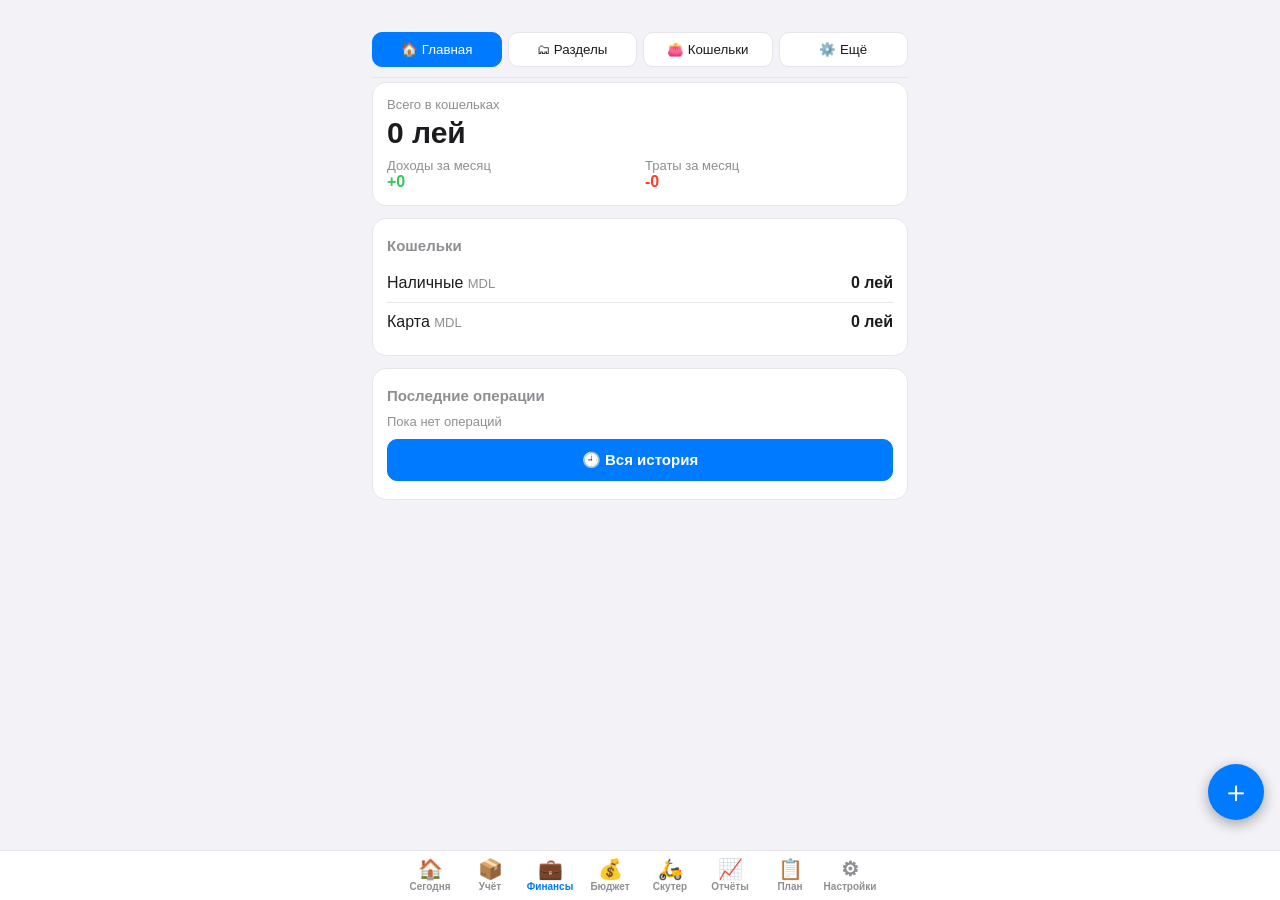
<file: fin.html>
<!doctype html>
<html lang="ru">
<head>
<meta charset="UTF-8">
<meta name="viewport" content="width=device-width, initial-scale=1.0, viewport-fit=cover">
<title>💼 Финансы</title>
<link rel="stylesheet" href="css/theme.css">
<link rel="stylesheet" href="css/components.css">
<style>
.container{max-width:560px;margin:0 auto;padding:12px 12px 150px}
.card{background:var(--panel);border:1px solid var(--border);border-radius:14px;padding:14px;margin-bottom:12px}
h1{font-size:30px;margin:4px 0 8px}h2{font-size:15px;margin:4px 0 10px;color:var(--text-dim);font-weight:600}
.mut{color:var(--text-dim);font-size:13px}.g{color:var(--green)}.r{color:var(--red)}
.row{display:flex;justify-content:space-between;align-items:center;gap:8px;padding:10px 0;border-top:1px solid var(--border);cursor:pointer}
.card>.row:first-of-type,.card>h2+.row{border-top:0}.row b{white-space:nowrap}
.two{display:flex;gap:10px}.two>div{flex:1}
.inner-nav{position:sticky;top:0;background:var(--bg);z-index:5;display:flex;gap:6px;padding:8px 0 10px;margin-bottom:4px;border-bottom:1px solid var(--border);flex-wrap:wrap}
.inner-nav button{flex:1;min-width:0;padding:9px 6px;border:1px solid var(--border);border-radius:10px;background:var(--panel);color:var(--text);font:600 12px inherit;font-family:inherit;cursor:pointer}
.inner-nav button.on{background:var(--accent);color:#fff;border-color:var(--accent)}
.bt,input,select,textarea{width:100%;font:inherit;font-size:15px;color:var(--text);background:var(--bg);border:1px solid var(--border);border-radius:10px;padding:11px;margin:4px 0}
textarea{min-height:120px;font-size:13px}
.bt{background:var(--panel);text-align:center;cursor:pointer;font-weight:600}.bt.pri{background:var(--accent);color:#fff;border-color:var(--accent)}
label{font-size:13px;color:var(--text-dim);display:block;margin-top:6px}
.fab{position:fixed;right:16px;bottom:calc(80px + env(safe-area-inset-bottom,0px));width:56px;height:56px;border-radius:50%;border:0;background:var(--accent);color:#fff;font-size:30px;box-shadow:0 4px 14px #0005;z-index:9}
#ov{display:none;position:fixed;inset:0;background:#0007;align-items:flex-end;z-index:50}#ov.on{display:flex}
#sh{background:var(--panel);width:100%;max-width:560px;margin:0 auto;border-radius:18px 18px 0 0;padding:14px 14px calc(14px + env(safe-area-inset-bottom,0px));max-height:90%;overflow:auto}
.seg{display:flex;gap:6px;margin-bottom:8px}.seg button{flex:1;padding:9px;border:1px solid var(--border);border-radius:10px;background:var(--bg);color:var(--text);font:inherit;cursor:pointer}.seg button.on{background:var(--accent);color:#fff}
.err{color:var(--red);font-size:14px;min-height:20px}
.bar{height:8px;background:var(--border);border-radius:4px;overflow:hidden;margin:4px 0 10px}.bar i{display:block;height:100%;background:var(--green)}
</style></head><body>
<div class="container" id="app"></div>
<button class="fab" onclick="sheet('Трата')">＋</button>
<nav class="tabbar"><div class="in">
<a href="today.html"><span>🏠</span>Сегодня</a>
<a href="index.html"><span>📦</span>Учёт</a>
<a href="fin.html" class="active"><span>💼</span>Финансы</a>
  <a href="budget.html"><span>💰</span>Бюджет</a>
<a href="cash.html"><span>🛵</span>Скутер</a>
<a href="stats.html"><span>📈</span>Отчёты</a>
   <a href="plan.html"><span>📋</span>План</a>
<a href="settings.html"><span>⚙</span>Настройки</a>
</div></nav>
<div id="ov"><div id="sh"></div></div>

<script src="js/lib/storage.js"></script>
<script src="js/lib/ui.js"></script>
<script src="js/lib/notify.js"></script>
<script src="js/lib/guard.js"></script>
<script src="js/lib/theme.js"></script>
<script src="js/lib/pin.js"></script>
<script src="js/domain/state.js"></script>
<script src="js/domain/migrate.js"></script>
<script>Schema.run();</script>
<script src="js/domain/selectors.js"></script>
<script src="js/domain/finance-api.js"></script>

<script>
try{Theme.init()}catch(e){}

/* ============================================================
   Хранилище: те же ключи и тот же слой (State / AppStorage),
   но данные держим в одном объекте S и сохраняем через save().
   Соответствие старых имён полей новым ключам:
   kohelki→State wallets, istorija→State ops,
   kat_trat/kat_dohodov→State categories {expense,income},
   остальные → AppStorage с тем же именем.
   Экспорт, импорт, снимки и сброс — только в «Настройках» (backup.js).
   ============================================================ */
const APP_KEYS=["traty","dohody","byudzhety","celi","dolgi","kredity","kartki","aktivy","kursy","valyuty","regulyarnye","lombard","lombard_info"];
const DEF=()=>({kohelki:{"Наличные":0,"Карта":0},kat_trat:["Продукты","Транспорт","Развлечения","Жильё","Коммуналка","Связь","Здоровье","Одежда","Кафе","Прочее"],kat_dohodov:["Зарплата","Подарки","Прочее"],traty:{},dohody:{},istorija:[],byudzhety:{},celi:{},dolgi:[],regulyarnye:[],kredity:[],valyuty:{},kursy:{},lombard:[],lombard_info:{stavka:3,den:25,koshel:"Наличные",proc_ym:"",proc_sum:0},aktivy:[],arhiv:{},kartki:[]});
const clone=x=>JSON.parse(JSON.stringify(x));
let S=DEF();
function load(){
  const d=DEF(),c=State.getCategories()||{};
  S={};
  S.kohelki=clone(State.getWallets()||d.kohelki);
  S.istorija=clone(State.getOps()||[]);
  S.kat_trat=clone(c.expense||d.kat_trat);
  S.kat_dohodov=clone(c.income||d.kat_dohodov);
  APP_KEYS.forEach(k=>{S[k]=clone(AppStorage.get(k,d[k]))});
  S.arhiv=clone(AppStorage.get("arhiv",{}));
  if(!S.lombard_info||typeof S.lombard_info!=="object")S.lombard_info=d.lombard_info;
  BASE=snap();
}

// Пишем в хранилище только то, что изменилось с последней загрузки/записи:
// устаревшая копия S не затирает данные, которые поменял другой экран.
let BASE={};
const snap=()=>Object.assign({kohelki:JSON.stringify(S.kohelki),istorija:JSON.stringify(S.istorija),cats:JSON.stringify({expense:S.kat_trat,income:S.kat_dohodov})},Object.fromEntries(APP_KEYS.map(k=>[k,JSON.stringify(S[k])])));
function save(){
  const c=snap(),ch=k=>c[k]!==BASE[k];
  if(ch("kohelki"))State.setWallets(S.kohelki);
  if(ch("istorija"))State.setOps(S.istorija);
  if(ch("cats"))State.setCategories({expense:S.kat_trat,income:S.kat_dohodov});
  APP_KEYS.forEach(k=>{if(ch(k))AppStorage.set(k,S[k])});
  BASE=c;
}

let tab="home",q="",lim=40,RP="m",MF=null,MM=[];
const $=id=>document.getElementById(id);
const esc=UI.esc;
const SY={MDL:"лей",USD:"$",EUR:"€"};
const cur=w=>S.valyuty[w]||"MDL",sym=w=>SY[cur(w)]||cur(w),kurs=c=>c==="MDL"?1:(+S.kursy[c]||0);
const fmt=UI.fmt,r2=UI.r2,num=UI.num;
const pos=x=>{x=r2(num(x));if(!(x>0))throw"Сумма должна быть больше нуля";return x};
const nowS=()=>{const d=new Date(),p=n=>String(n).padStart(2,"0");return d.getFullYear()+"-"+p(d.getMonth()+1)+"-"+p(d.getDate())+" "+p(d.getHours())+":"+p(d.getMinutes())};
const ops=()=>S.istorija.filter(z=>z&&typeof z==="object");
// Операции от новых к старым — по дате операции (чтобы записи «за вчера» вставали на своё место)
const byDate=()=>ops().slice().sort((a,b)=>String(b.data||"").localeCompare(String(a.data||""))||(+b.id||0)-(+a.id||0));
// Дата из поля формы -> строка «ГГГГ-ММ-ДД ЧЧ:ММ»; для сегодняшней даты null (берётся текущее время)
const stampFor=d=>{if(!d)return null;const t=nowS();return d===t.slice(0,10)?null:d+" "+t.slice(11)};
const nid=()=>Math.max(0,...ops().map(z=>+z.id||0))+1;
const mid=a=>Math.max(0,...a.map(x=>x.id||0))+1;
const opt=(a,s)=>a.map(x=>`<option${x===s?" selected":""}>${esc(x)}</option>`).join("");
const W=()=>Object.keys(S.kohelki),WM=()=>W().filter(w=>cur(w)==="MDL");
const dv=d=>d.val||"MDL",ds=d=>SY[dv(d)]||dv(d);
function toast(t){Notify.show(t)}
const err=e=>Notify.error(typeof e==="string"?e:e.message);

/* ---- логика ---- */
function syncMoney(){
  const c=State.getCategories()||{};
  S.kohelki=clone(State.getWallets());
  S.istorija=clone(State.getOps());
  S.traty=clone(AppStorage.get("traty",{}));
  S.dohody=clone(AppStorage.get("dohody",{}));
  S.kat_trat=clone(c.expense||S.kat_trat);
  S.kat_dohodov=clone(c.income||S.kat_dohodov);
}
function addOp(tip,w,kat,s,note,dt,pm){
  kat=(kat||"").trim();if(!kat)throw"Выбери категорию";
  const p={date:dt,wallet:w,amount:s,category:kat,note,addCategory:true,pm};
  if(tip==="Трата")FinanceAPI.spend(p);else FinanceAPI.receive(p);
  syncMoney();
  const L=tip==="Трата"?S.kat_trat:S.kat_dohodov;if(!L.includes(kat))L.push(kat);
  save()}

function transfer(a,b,s,t,note,dt){
  if(typeof b==="string"&&b.startsWith("💳 ")){
    const c=S.kartki.find(x=>"💳 "+x.nazvanie===b);if(!c)throw"Карта не найдена";
    FinanceAPI.payCard({date:dt,wallet:a,cardId:c.id,amount:s,note});
  }else if(cur(a)===cur(b))FinanceAPI.transfer({date:dt,fromWallet:a,toWallet:b,amount:s,note});
  else FinanceAPI.convert({date:dt,fromWallet:a,toWallet:b,amount:s,received:t,note});
  load()}

function undo(id){
  try{if(FinanceAPI.undo(id)){load();render();toast("Операция отменена")}}catch(e){err(e)}}
function undoCard(id){undo(id)}

/* ---- окна ---- */
function closeSheet(){$("ov").classList.remove("on")}
$("ov").addEventListener("click",e=>{if(e.target.id==="ov")closeSheet()});
function ask(t,yes){$("sh").innerHTML=`<p>${esc(t)}</p><button class="bt pri" id="yes">Да</button><button class="bt" onclick="closeSheet()">Нет</button>`;$("ov").classList.add("on");$("yes").onclick=()=>{closeSheet();yes()}}
function mm(t,it){$("sh").innerHTML=`<h2>${t}</h2>`+it.map((x,i)=>`<button class="bt${i?"":" pri"}" onclick="MM[${i}]()">${x[0]}</button>`).join("")+`<button class="bt" onclick="closeSheet()">Закрыть</button>`;MM=it.map(x=>x[1]);$("ov").classList.add("on")}
function mini(t,fs,ok,hint){MF={fs,ok};$("sh").innerHTML=`<h2>${t}</h2>${hint?`<div class="mut">${hint}</div>`:""}`+fs.map(f=>f[2]?`<label>${f[1]}</label><select id="m_${f[0]}">${opt(f[2],f[3])}</select>`:`${f[5]?`<label>${f[1]}</label>`:""}<input id="m_${f[0]}" placeholder="${f[1]}" value="${esc(f[3]??"")}"${f[4]?' inputmode="decimal"':""}${f[5]?` type="${f[5]}"`:""}>`).join("")+`<div class="err" id="m_e"></div><button class="bt pri" onclick="miniOk()">Готово</button><button class="bt" onclick="closeSheet()">Отмена</button>`;$("ov").classList.add("on")}
function miniOk(){const v={};MF.fs.forEach(f=>v[f[0]]=$("m_"+f[0]).value.trim());try{MF.ok(v);save();closeSheet();render();toast("Сохранено")}catch(e){$("m_e").textContent=typeof e==="string"?e:e.message}}

/* ---- форма быстрой операции ---- */
/* ---- «В план месяца»: к какому месяцу плана отнести платёж (по умолчанию — по дате) ---- */
const PM_MN=["Январь","Февраль","Март","Апрель","Май","Июнь","Июль","Август","Сентябрь","Октябрь","Ноябрь","Декабрь"];
function pmOpts(extra){const d=new Date(),r=[["","Авто (по дате операции)"]];
  for(let k=-1;k<=2;k++){const x=new Date(d.getFullYear(),d.getMonth()+k,1);r.push([x.getFullYear()+"-"+String(x.getMonth()+1).padStart(2,"0"),0]) }
  if(extra&&!r.some(x=>x[0]===extra))r.push([extra,0]);
  return r.map(([v,l])=>[v,v?v+" · "+PM_MN[+v.slice(5,7)-1]:l])}
const pmVal=t=>/^\d{4}-\d{2}/.test(t||"")?t.slice(0,7):"";
const pmSel=id=>`<label>📋 В план месяца</label><select id="${id}">${pmOpts().map(([v,l])=>`<option value="${v}">${esc(l)}</option>`).join("")}</select>`;
function planMonth(id){const z=ops().find(x=>x.id===id),o=pmOpts(z.pm);
  mini("В план месяца",[["pm","Месяц плана",o.map(x=>x[1]),(o.find(x=>x[0]===(z.pm||""))||o[0])[1]]],v=>{FinanceAPI.opPlanMonth(id,pmVal(v.pm));load()},"Деньги не меняются — только в какой месяц плана попадёт эта операция.")}
function sheet(tip){
  const old=$("f_s")?$("f_s").value:"",oldD=$("f_d")?$("f_d").value:nowS().slice(0,10),w=W();
  let h=`<div class="seg">${["Трата","Доход","Перевод"].map(t=>`<button class="${t===tip?"on":""}" onclick="sheet('${t}')">${t}</button>`).join("")}</div><input id="f_s" inputmode="decimal" placeholder="Сумма" value="${esc(old)}"><label>Дата операции</label><input id="f_d" type="date" value="${esc(oldD)}">`;
  if(tip==="Перевод")h+=`<label>Откуда</label><select id="f_a" onchange="cv()">${opt(w)}</select><label>Куда</label><select id="f_b" onchange="cv()">${opt(w.concat(S.kartki.map(c=>"💳 "+c.nazvanie)),w[1])}</select><input id="f_c" inputmode="decimal" placeholder="Сумма к зачислению" style="display:none">`;
  else h+=`<label>Кошелёк</label><select id="f_w">${opt(w)}</select><label>Категория</label><select id="f_k">${opt(tip==="Трата"?S.kat_trat:S.kat_dohodov)}</select>${pmSel("f_pm")}<div class="mut">Нет нужной? Добавь в «🗂 Разделы» → «🗂 Категории».</div>`;
  h+=`<input id="f_n" placeholder="Заметка (необязательно)"><div class="err" id="f_e"></div><button class="bt pri" onclick="submit('${tip}')">Сохранить</button><button class="bt" onclick="closeSheet()">Отмена</button>`;
  $("sh").innerHTML=h;$("ov").classList.add("on");if(tip==="Перевод")cv()}
function cv(){const a=$("f_a").value,b=$("f_b").value,c=$("f_c");if(cur(a)===cur(b)){c.style.display="none";return}
  c.style.display="block";const s=num($("f_s").value),ka=kurs(cur(a)),kb=kurs(cur(b));if(s>0&&ka&&kb&&!c.value)c.value=r2(s*ka/kb)}
function submit(tip){
  try{const s=num($("f_s").value),n=$("f_n").value.trim(),dt=stampFor($("f_d").value);
    if(tip==="Перевод")transfer($("f_a").value,$("f_b").value,s,num($("f_c").value),n,dt);
    else addOp(tip,$("f_w").value,$("f_k").value,s,n,dt,$("f_pm").value);
    closeSheet();render();toast("Сохранено")
  }catch(e){$("f_e").textContent=typeof e==="string"?e:e.message}}

/* ---- операции ---- */
function row(z){
  const ic={"Трата":"➖","Доход":"➕","Перевод":"🔄","Конвертация":"🔄","Кредитка":"💳","Долг":"🤝","Кредит":"🏛","Ломбард":"🥇","Цель":"🎯"}[z.tip]||"•";
  const kp=(z.tip==="Кредитка"&&(z.napr==="покупка"||z.napr==="проценты"))||((z.tip==="Кредит"||z.tip==="Ломбард")&&z.napr==="платёж"),neg=z.tip==="Трата"||kp;
  const sg=neg?"-":z.tip==="Доход"?"+":"",c=neg?"r":z.tip==="Доход"?"g":"",w=z.koshel||"",ttl=z.kat||(z.kuda?w+" → "+z.kuda:z.tip);
  return `<div class="row" onclick="opMenu(${z.id})"><div>${ic} ${esc(ttl)}<div class="mut">${esc((z.data||"").slice(0,16))} · ${esc(w)}${z.zametka?" · "+esc(z.zametka):""}${z.pm?" · 📋 "+esc(z.pm):""}</div></div><b class="${c}">${sg}${fmt(z.summa)} ${esc(SY[cur(w)]||"")}</b></div>`}
function opMenu(id){const z=ops().find(x=>x.id===id),it=[];if(!z)return;
  if(z.ref){toast(z.ref.t==="salary"?"Создана в «Учёте» — отменяйте там":"Создана в «Скутере» — меняйте там");return}
  if(z.tip==="Трата"||z.tip==="Доход")it.push(["✏️ Изменить",()=>editOp(id)]);
  if(["Трата","Доход","Перевод","Корректировка"].includes(z.tip))it.push(["↩️ Отменить операцию",()=>ask("Отменить эту операцию?",()=>undo(id))]);
  if(z.tip==="Кредитка")it.push(["↩️ Отменить операцию",()=>ask("Отменить эту операцию?",()=>undoCard(id))]);
  if(["Кредит","Ломбард","Долг","Цель","Конвертация"].includes(z.tip))it.push(["↩️ Отменить операцию",()=>ask("Отменить эту операцию? Деньги и остаток вернутся.",()=>undo(id))]);
  it.push(["📋 В план месяца…",()=>planMonth(id)]);
  if(it.length)mm(esc(z.tip)+" · "+fmt(z.summa),it)}
function editOp(id){const z=ops().find(x=>x.id===id),L=z.tip==="Трата"?S.kat_trat:S.kat_dohodov;
  mini("Изменить",[["k","Категория",L.includes(z.kat)?L:L.concat(z.kat),z.kat],["s","Сумма",null,z.summa,1],["d","Дата",null,(z.data||"").slice(0,10),0,"date"],["w","Кошелёк",W(),z.koshel],["n","Заметка",null,z.zametka||""]],v=>{FinanceAPI.opEdit({id,category:v.k,amount:v.s,date:v.d,wallet:v.w,note:v.n});load()})}

/* ---- навигация ---- */
function innerNav(){
  const sub=["bud","debt","cred","cards","rep","goal","reg","asset","cat"];
  const on=sub.includes(tab)?"sect":tab==="hist"?"more":tab;
  const T=[["home","🏠 Главная"],["sect","🗂 Разделы"],["wal","👛 Кошельки"],["more","⚙️ Ещё"]];
  return `<div class="inner-nav">${T.map(([k,l])=>`<button class="${on===k?"on":""}" onclick="go('${k}')">${l}</button>`).join("")}</div>`}
function go(t){tab=t;render()}
const back=(t,to="sect")=>`<button class="bt" onclick="go('${to}')">← Назад</button><h2>${t}</h2>`;

/* ---- главная ---- */
function home(){
  const ws=W(),tot=ws.reduce((a,w)=>a+S.kohelki[w]*kurs(cur(w)),0),ym=nowS().slice(0,7);let sp=0,inc=0;
  Calc.ops().forEach(o=>{if(o.kind==="income"&&o.date.startsWith(ym))inc+=Math.abs(o.amount)});sp=Calc.month(ym).expenses;
  const last=byDate().slice(0,5).map(row).join("")||'<div class="mut">Пока нет операций</div>';
  const pm=(()=>{const d=new Date();d.setDate(1);d.setMonth(d.getMonth()-1);return d.getFullYear()+"-"+String(d.getMonth()+1).padStart(2,"0")})();
  const salRow=m=>{const x=Calc.salary(m),a=x.accrued,r=x.received;return a>0||r>0?`<div class="row" style="cursor:default"><span>💼 ${m.slice(5)}.${m.slice(0,4)} <span class="mut">начислено ${fmt(a)}</span></span><b class="${x.due>0?"r":"g"}">${x.due>0?"ещё "+fmt(x.due):(x.closed?"закрыт ✅":"получено ✅")}</b></div>`:""};
  const salCard=(salRow(pm)+salRow(ym))?`<div class="card"><h2>Зарплата: начислено и получено</h2>${salRow(pm)}${salRow(ym)}</div>`:"";
  return innerNav()+
  `<div class="card"><div class="mut">Всего в кошельках</div><h1>${fmt(tot)} лей</h1><div class="two"><div><div class="mut">Доходы за месяц</div><b class="g">+${fmt(inc)}</b></div><div><div class="mut">Траты за месяц</div><b class="r">-${fmt(sp)}</b></div></div></div>
  ${salCard}<div class="card"><h2>Кошельки</h2>${ws.map(w=>`<div class="row" onclick="go('wal')"><span>${esc(w)} <span class="mut">${esc(cur(w))}</span></span><b>${fmt(S.kohelki[w])} ${esc(sym(w))}</b></div>`).join("")}</div>
  <div class="card"><h2>Последние операции</h2>${last}<button class="bt pri" style="margin-top:10px" onclick="go('hist')">🕘 Вся история</button></div>`}

/* ---- история ---- */
function hist(){
  const t=q.toLowerCase(),all=byDate().filter(z=>!t||[z.kat,z.koshel,z.kuda,z.zametka,z.tip,z.data].join(" ").toLowerCase().includes(t));
  return innerNav()+back("История","more")+
  `<input placeholder="Поиск" value="${esc(q)}" oninput="q=this.value;lim=40;render(1)"><div class="card" style="margin-top:8px">${all.slice(0,lim).map(row).join("")||'<div class="mut">Ничего нет</div>'}</div>${all.length>lim?'<button class="bt" onclick="lim+=40;render()">Показать ещё</button>':""}<div class="mut">Нажми на операцию, чтобы изменить или отменить.</div>`}

/* ---- кошельки ---- */
function wal(){
  const cs=[...new Set(W().map(cur).concat(Object.keys(S.kursy)))].filter(c=>c!=="MDL");
  return innerNav()+
  `<div class="card"><h2>Кошельки · нажми для действий</h2>${W().map((w,i)=>`<div class="row" onclick="walMenu(${i})"><span>✎ ${esc(w)} <span class="mut">${esc(cur(w))}</span></span><b>${fmt(S.kohelki[w])} ${esc(sym(w))}</b></div>`).join("")}${S.kartki.length?`<div class="mut" style="margin:12px 0 2px">💳 Кредитные карты · не входят в общий итог</div>`+S.kartki.map(c=>{const bl=r2(c.limit-c.dolg);return `<div class="row" onclick="go('cards')"><span>💳 ${esc(c.nazvanie)} <span class="mut">долг ${fmt(c.dolg)}</span></span><b class="${bl<0?"r":""}">${bl<0?"−":""}${fmt(Math.abs(bl))} лей</b></div>`}).join(""):""}</div>
  ${cs.length?`<div class="card"><h2>Курсы к лею</h2>${cs.map(c=>`<label>1 ${esc(c)} =</label><input inputmode="decimal" value="${S.kursy[c]||""}" onchange="setRate('${esc(c)}',this.value)">`).join("")}</div>`:""}
  <div class="card"><h2>Новый кошелёк</h2><input id="nw" placeholder="Название"><select id="nc"><option>MDL</option><option>USD</option><option>EUR</option></select><input id="nr" inputmode="decimal" placeholder="Курс к лею (для USD/EUR)"><button class="bt pri" onclick="addW()">Добавить</button></div>`}
function setRate(c,v){try{FinanceAPI.rateSet(c,v);load();render();toast("Курс сохранён")}catch(e){err(e)}}
function addW(){try{FinanceAPI.walletAdd({name:$("nw").value,currency:$("nc").value,rate:num($("nr").value)});load();render();toast("Кошелёк добавлен")}catch(e){err(e)}}
function walMenu(i){const w=W()[i];mm(`${esc(w)}: ${fmt(S.kohelki[w])} ${esc(sym(w))}`,[["⚖️ Корректировка баланса",()=>corr(i)],["✏️ Переименовать",()=>ren(i)],["🗑 Удалить",()=>delW(i)]])}
function corr(i){const w=W()[i];mini("Корректировка: "+esc(w),[["r","Реальный остаток ("+sym(w)+")",null,S.kohelki[w],1],["n","Заметка"]],v=>{FinanceAPI.adjust({wallet:w,actual:v.r,note:v.n});load()},"Сейчас в учёте: "+fmt(S.kohelki[w]))}
function ren(i){const w=W()[i];mini("Переименовать",[["n","Название",null,w]],v=>{FinanceAPI.walletRename(w,v.n);load()})}
function delW(i){const w=W()[i];ask("Удалить кошелёк «"+w+"»?",()=>{try{FinanceAPI.walletRemove(w);load();render()}catch(e){err(e)}})}

/* ---- разделы и «ещё» ---- */
function sect(){
  return innerNav()+`<div class="card"><h2>Разделы</h2>
    <button class="bt" onclick="location.href='budget.html'">💰 Бюджет месяца</button>
    <button class="bt" onclick="go('debt')">🤝 Долги</button>
    <button class="bt" onclick="go('cred')">🏛 Кредиты и ломбард</button>
    <button class="bt" onclick="go('cards')">💳 Кредитные карты</button>
    <button class="bt" onclick="go('rep')">📊 Отчёты и капитал</button>
    <button class="bt" onclick="go('goal')">🎯 Цели</button>
    <button class="bt" onclick="go('reg')">🔁 Регулярные платежи</button>
    <button class="bt" onclick="go('asset')">🏺 Активы</button>
    <button class="bt" onclick="go('cat')">🗂 Категории</button>
    <button class="bt" onclick="location.href='settings.html'">⚙ Копия, импорт и сброс данных → Настройки</button>
  </div>`}
function more(){
  return innerNav()+
  `<div class="card"><button class="bt pri" onclick="go('hist')">🕘 История</button></div>
  <div class="card"><h2>Копия данных</h2><div class="mut">Экспорт, импорт, откат из снимка и сброс данных — в одном месте: «Настройки». Там же копия всех разделов приложения.</div><button class="bt pri" style="margin-top:8px" onclick="location.href='settings.html'">⚙ Открыть Настройки</button></div>`}

/* ---- бюджет: теперь отдельная вкладка «Бюджет» (лимиты хранятся там же — ключ byudzhety) ---- */
function bud(){return innerNav()+back("Бюджет")+`<div class="card"><div class="mut">Бюджет — отдельная вкладка: лимиты по категориям, дневной остаток и платежи месяца.</div><button class="bt pri" style="margin-top:8px" onclick="location.href='budget.html'">💰 Открыть бюджет</button></div>`}

/* ---- долги ---- */
function debt(){const o=S.dolgi.filter(d=>d.ostatok>0);return innerNav()+back("Долги")+`<div class="card">${o.map(d=>`<div class="row" onclick="payD(${d.id})"><div>${d.napr==="Я должен"?"🔴":"🟢"} ${esc(d.kto)}<div class="mut">${esc(d.napr)} · ${esc((d.data||"").slice(0,10))}${d.zametka?" · "+esc(d.zametka):""}</div></div><b>${fmt(d.ostatok)} ${esc(ds(d))}</b></div>`).join("")||'<div class="mut">Открытых долгов нет</div>'}</div><div class="mut">Нажми на долг, чтобы погасить.</div><button class="bt pri" onclick="newD()">Новый долг</button>`}
function newD(){const NEWP="➕ Новый человек…",people=[...new Set(S.dolgi.map(d=>d.kto))];
  mini("Новый долг",[["t","Тип",["Я взял в долг","Я дал в долг"]],["k","Кто",people.concat(NEWP)],["kn","Имя нового человека"],["w","Кошелёк",W()],["s","Сумма",null,"",1],["n","Заметка"]],v=>{
    let kk=v.k;
    if(kk===NEWP){kk=v.kn.replace(/\s+/g," ").trim();const ex=people.find(x=>x.toLowerCase()===kk.toLowerCase());if(ex)kk=ex}
    FinanceAPI.debtNew({borrowed:v.t==="Я взял в долг",person:kk,wallet:v.w,amount:v.s,note:v.n});load()});
  const st=()=>{$("m_kn").style.display=$("m_k").value===NEWP?"block":"none"};$("m_k").onchange=st;st()}
function payD(id){const d=S.dolgi.find(x=>x.id===id),w=W().filter(x=>cur(x)===dv(d));if(!w.length)return toast("Нет кошелька в этой валюте");
  mini("Погашение: "+esc(d.kto),[["w","Кошелёк",w],["s","Сумма (макс. "+fmt(d.ostatok)+")",null,d.ostatok,1]],v=>{FinanceAPI.debtPay({debtId:id,wallet:v.w,amount:v.s});load()})}

/* ---- цели ---- */
// Кошелёк цели: на нём лежат деньги фонда. Прогресс = баланс этого кошелька (+ старый остаток цели, если он был).
const gW=g=>g&&g.koshel&&g.koshel in S.kohelki?g.koshel:"";
const gAmt=g=>r2((gW(g)?S.kohelki[gW(g)]*kurs(cur(gW(g))):0)+(+g.nakopleno||0));
function goal(){return innerNav()+back("Цели")+`<div class="card">${Object.keys(S.celi).map((n,i)=>{const g=S.celi[n],a=gAmt(g),p=g.cel>0?Math.round(a/g.cel*100):0;return `<div class="row" onclick="goalMv(${i})"><div>🎯 ${esc(n)}<div class="mut">${fmt(a)} из ${fmt(g.cel)} (${p}%)</div><div class="mut">${gW(g)?"👛 "+esc(gW(g)):"⚠ кошелёк не выбран — нажми и привяжи"}</div></div><b>${p>=100?"✅":""}</b></div>`}).join("")||'<div class="mut">Целей нет</div>'}</div><div class="mut">Нажми на цель: пополнить, снять, сменить кошелёк или удалить.</div><button class="bt pri" onclick="newG()">Новая цель</button>`}
function newG(){if(!WM().length)return toast("Нет кошелька в леях");
  mini("Новая цель",[["n","Название"],["s","Сколько накопить",null,"",1],["w","Кошелёк, на котором лежат деньги цели",WM()]],v=>{
    if(!v.n)throw"Укажи название";if(v.n in S.celi)throw"Такая цель уже есть";
    const u=Object.keys(S.celi).find(k=>S.celi[k].koshel===v.w);if(u)throw"Этот кошелёк уже привязан к цели «"+u+"»";
    S.celi[v.n]={cel:pos(v.s),nakopleno:0,koshel:v.w}},"Лучше отдельный кошелёк под цель (например «Подушка безопасности»). Новый кошелёк создаётся в разделе «Кошельки».")}
function goalMv(i){const n=Object.keys(S.celi)[i],g=S.celi[n];
  mm("🎯 "+esc(n),[["➕ Пополнить цель",()=>goalFlow(i,true)],["➖ Снять из цели",()=>goalFlow(i,false)],["👛 Кошелёк цели",()=>goalWal(i)],["🗑 Удалить цель (пустую)",()=>{
    if(gAmt(g)>0)return toast("В цели есть деньги");ask("Удалить цель «"+n+"»?",()=>{delete S.celi[n];save();render()})}]])}
function goalWal(i){const n=Object.keys(S.celi)[i],g=S.celi[n];
  mini("Кошелёк цели «"+esc(n)+"»",[["w","Кошелёк, на котором лежат деньги цели",WM(),g.koshel]],v=>{
    const u=Object.keys(S.celi).find(k=>k!==n&&S.celi[k].koshel===v.w);if(u)throw"Этот кошелёк уже привязан к цели «"+u+"»";
    g.koshel=v.w},"Баланс этого кошелька считается деньгами цели.")}
// Если у цели есть кошелёк — это перевод между кошельками (деньги лежат на кошельке цели).
// Если кошелька нет (старая цель) — работает как раньше.
function goalFlow(i,inn){const n=Object.keys(S.celi)[i],g=S.celi[n],gw=gW(g),ws=WM().filter(w=>w!==gw);
  if(!ws.length)return toast("Нет другого кошелька в леях");
  mini((inn?"Пополнить: ":"Снять: ")+esc(n),[["w",gw?(inn?"Откуда берём":"Куда кладём"):"Кошелёк",ws],["s","Сумма",null,"",1]],v=>{
    const s=pos(v.s);
    if(gw){if(inn)transfer(v.w,gw,s,null,"Цель: "+n,null);else{if(s>S.kohelki[gw])throw"На кошельке цели нет столько денег";transfer(gw,v.w,s,null,"Цель: "+n,null)}}
    else{FinanceAPI.goalMove({goal:n,inn,wallet:v.w,amount:s});load()}},
    gw?"Деньги цели лежат на кошельке «"+esc(gw)+"»: это перевод между кошельками.":"У цели не выбран кошелёк — привяжи его в меню цели.")}

/* ---- регулярные ---- */
const regOk=r=>{const d=new Date(),dm=new Date(d.getFullYear(),d.getMonth()+1,0).getDate();return r.posl!==nowS().slice(0,7)&&d.getDate()>=Math.min(r.den,dm)};
function reg(){return innerNav()+back("Регулярные платежи")+`<div class="card">${S.regulyarnye.map((r,i)=>`<div class="row" onclick="regMenu(${i})"><div>${r.tip==="Трата"?"➖":"➕"} ${esc(r.nazvanie)}<div class="mut">${esc(r.kat)} · ${esc(r.koshel)} · ${r.den}-го${regOk(r)?" · 🔔 пора":""}</div></div><b>${fmt(r.summa)}</b></div>`).join("")||'<div class="mut">Нет</div>'}</div><button class="bt pri" onclick="newR()">Добавить платёж</button>`}
function newR(){mini("Регулярный платёж",[["t","Тип",["Трата","Доход"]],["n","Название"],["k","Категория",S.kat_trat],["w","Кошелёк",W()],["s","Сумма",null,"",1],["d","День месяца (1-31)",null,"",1]],v=>{
  const d=Math.round(num(v.d));if(!v.n||!v.k)throw"Заполни название и категорию";if(!(d>=1&&d<=31))throw"День от 1 до 31";
  S.regulyarnye.push({nazvanie:v.n,tip:v.t,kat:v.k,koshel:v.w,summa:pos(v.s),den:d,posl:""})});
  $("m_t").onchange=()=>{$("m_k").innerHTML=opt($("m_t").value==="Доход"?S.kat_dohodov:S.kat_trat)}}
function regMenu(i){const r=S.regulyarnye[i],it=[],fin=()=>{r.posl=nowS().slice(0,7);save();closeSheet();render()};
  if(regOk(r))it.push(["✅ Провести сейчас",()=>{try{addOp(r.tip,r.koshel,r.kat,r.summa,r.nazvanie);fin();toast("Проведено")}catch(e){closeSheet();err(e)}}],["⏭ Пропустить в этом месяце",fin]);
  it.push(["🗑 Удалить",()=>{S.regulyarnye.splice(i,1);save();closeSheet();render()}]);mm(esc(r.nazvanie),it)}

/* ---- категории ---- */
function cat(){const L=(t,a)=>`<div class="card"><h2>${t}</h2>`+a.map((k,i)=>`<div class="row" onclick="chC('${t[0]}',${i})"><span>${esc(k)}</span><b>✎</b></div>`).join("")+"</div>";
  return innerNav()+back("Категории")+L("Траты",S.kat_trat)+L("Доходы",S.kat_dohodov)+`<button class="bt pri" onclick="newC()">Добавить категорию</button>`}
function newC(){mini("Новая категория",[["t","Тип",["Траты","Доходы"]],["n","Название"]],v=>{FinanceAPI.categoryAdd(v.t==="Траты"?"expense":"income",v.n);load()})}
function chC(t,i){const tr=t==="Т",kind=tr?"expense":"income",a=tr?S.kat_trat:S.kat_dohodov,o=a[i],tip=tr?"Трата":"Доход",others=a.filter(x=>x!==o);
  mm("«"+esc(o)+"»",[["✏️ Переименовать",()=>chC2(t,i)],["🗑 Удалить",()=>{
    const n=ops().filter(z=>z.tip===tip&&z.kat===o).length,rm=mv=>{try{FinanceAPI.categoryRemove(kind,o,mv);load();closeSheet();render()}catch(e){closeSheet();err(e)}};
    if(!n)return ask("Удалить категорию «"+o+"»?",()=>rm());if(!others.length)return toast("Нет другой категории для переноса");
    mini("Удалить «"+esc(o)+"»",[["c","Перенести операции ("+n+") в категорию",others]],v=>{FinanceAPI.categoryRemove(kind,o,v.c);load()})}]])}
function chC2(t,i){const tr=t==="Т",kind=tr?"expense":"income",a=tr?S.kat_trat:S.kat_dohodov,o=a[i];
  mini("Категория «"+esc(o)+"»",[["n","Новое название",null,o]],v=>{FinanceAPI.categoryRename(kind,o,v.n);load()})}

/* ---- отчёты ---- */
function rep(){
  const ym=nowS().slice(0,7),y=ym.slice(0,4),f=z=>RP==="m"?(z.data||"").startsWith(ym):RP==="y"?(z.data||"").startsWith(y):1;
  const grp=t=>{const d={},kd=t==="Доход"?"income":"expense";Calc.ops().filter(o=>o.kind===kd&&f({data:o.date})).forEach(o=>{const k=o.cat||"?";d[k]=r2((d[k]||0)+Math.abs(o.amount))});return d};
  const blk=(t,d)=>{const tot=Object.values(d).reduce((a,b)=>a+b,0);return `<div class="card"><h2>${t}: ${fmt(tot)} лей</h2>`+(Object.entries(d).sort((a,b)=>b[1]-a[1]).map(([k,v])=>`<div class="row" style="cursor:default"><span>${esc(k)}</span><b>${fmt(v)} <span class="mut">${tot?Math.round(v/tot*100):0}%</span></b></div>`).join("")||"—")+"</div>"};
  const Wt=W().reduce((a,w)=>a+S.kohelki[w]*kurs(cur(w)),0),A=S.aktivy.reduce((a,x)=>a+x.ocenka,0),G=Object.values(S.celi).reduce((a,g)=>a+g.nakopleno,0),
    M=S.dolgi.reduce((a,d)=>a+(d.napr==="Мне должны"?1:-1)*d.ostatok*kurs(dv(d)),0),K=S.kredity.reduce((a,k)=>a+k.ostatok,0),L=S.lombard.reduce((a,b)=>a+b.ostatok,0),C=S.kartki.reduce((a,c)=>a+c.dolg,0);
  return innerNav()+back("Отчёты и капитал")+`<div class="card"><h2>Чистый капитал</h2><h1>${fmt(Wt+A+G+M-K-L-C)} лей</h1><div class="mut">Кошельки ${fmt(Wt)} · цели ${fmt(G)} · активы ${fmt(A)} · долги (нетто) ${fmt(M)} · кредиты −${fmt(K)} · ломбард −${fmt(L)} · кредитки −${fmt(C)}</div></div>
  <div class="seg">${[["m","Месяц"],["y","Год"],["a","Всё"]].map(p=>`<button class="${p[0]===RP?"on":""}" onclick="RP='${p[0]}';render()">${p[1]}</button>`).join("")}</div>`+blk("Доходы",grp("Доход"))+blk("Траты (с процентами)",grp("Трата"))}

/* ---- кредиты и ломбард ---- */
function cred(){const ym=nowS().slice(0,7),lo=S.lombard.filter(b=>b.ostatok>0);
  return innerNav()+back("Кредиты и ломбард")+`<div class="card"><h2>Кредиты (нажми — платёж)</h2>${S.kredity.filter(k=>k.ostatok>0).map(k=>`<div class="row" onclick="payK(${k.id})"><div>🏛 ${esc(k.nazvanie)}<div class="mut">платёж ${fmt(k.plat)} · ${k.den}-го · ${k.stavka}%${k.posl===ym?" · ✅ оплачен":""}</div></div><b>${fmt(k.ostatok)}</b></div>`).join("")||'<div class="mut">Нет</div>'}<button class="bt" onclick="newK()">➕ Кредит</button></div>
<div class="card"><h2>Ломбард: ${S.lombard_info.stavka}%/мес = ${fmt(lo.reduce((a,b)=>a+b.summa,0)*S.lombard_info.stavka/100)}</h2>${lo.map(b=>`<div class="row" style="cursor:default"><span>🥇 ${esc(b.nazvanie)}</span><b>${fmt(b.ostatok)}</b></div>`).join("")||'<div class="mut">Нет</div>'}<div class="mut">${(()=>{const lb=Calc.lombard(ym);return lb.hasLoan?(lb.due>0?"К оплате за этот месяц: "+fmt(lb.due):"Проценты за этот месяц оплачены"+(lb.ahead>0?" · вперёд на "+fmt(lb.ahead)+" лей":"")):""})()}</div><div class="two" style="margin-top:6px"><div><button class="bt" onclick="newL()">➕ Ломбард</button></div><div><button class="bt pri" onclick="payL()">Внести платёж</button></div></div></div>`}
function payK(id){const k=S.kredity.find(x=>x.id===id);
  mini("Платёж: "+esc(k.nazvanie),[["w","Кошелёк",WM(),k.koshel],["s","Сумма",null,k.plat,1]],v=>{FinanceAPI.payCredit({creditId:id,wallet:v.w,amount:v.s});load()})}
function newK(){mini("Новый кредит",[["n","Название"],["p","Платёж в месяц",null,"",1],["d","День (1-31)",null,"",1],["s","Ставка % годовых",null,"",1],["o","Остаток",null,"",1],["w","Кошелёк",W(),"Наличные"]],v=>{
  const p=r2(num(v.p)),d=Math.round(num(v.d))||1,s=num(v.s)||0,o=r2(num(v.o));
  if(!v.n)throw"Название";if(!(p>0))throw"Платёж > 0";if(!(d>=1&&d<=31))throw"День 1-31";if(!(o>=0))throw"Остаток >= 0";
  S.kredity.push({id:mid(S.kredity),nazvanie:v.n,plat:p,den:d,stavka:s,ostatok:o,koshel:v.w,posl:""})})}
function newL(){mini("Новый ломбард",[["n","Название"],["s","Сумма займа",null,"",1]],v=>{const s=pos(v.s);if(!v.n)throw"Название";S.lombard.push({id:mid(S.lombard),nazvanie:v.n,summa:s,ostatok:s})})}
function payL(){
  const ym=nowS().slice(0,7),I=S.lombard_info,st=Calc.lombard(ym);
  if(!S.lombard.some(b=>b.ostatok>0.005))return toast("Нет открытых займов");
  const T1="Только проценты (тело не трогаем)",T2="Проценты + тело долга",
  tot=r2(S.lombard.filter(b=>b.ostatok>0.005).reduce((a,b)=>a+b.ostatok,0));
  const hint="Проценты за месяц: "+fmt(st.pm)+" · оплачено за этот месяц: "+fmt(st.paid)+(st.ahead>0?" · вперёд на "+fmt(st.ahead)+" лей":"")+(st.due>0?" · к оплате: "+fmt(st.due):"")+" · долг: "+fmt(tot);
  mini("Платёж по ломбарду",[["w","Кошелёк",WM(),I.koshel],["t","Что платим",[T1,T2],T1],["k","За сколько месяцев процентов",null,"1",1,"number"],["s","Сумма",null,r2(Math.max(0,st.pm-st.paid))||"",1]],v=>{
    FinanceAPI.payLombard({wallet:v.w,amount:v.s,mode:v.t===T1?"interest":"full",months:v.k});load()},hint);
  const upd=()=>{const only=$("m_t").value===T1,k=Math.max(1,Math.round(num($("m_k").value))||1);
    $("m_k").style.display=only?"block":"none";$("m_k").previousElementSibling.style.display=only?"block":"none";
    $("m_s").value=only?(r2(Math.max(0,st.pm*k-st.paid))||""):(st.due||"")};
  $("m_t").onchange=upd;$("m_k").oninput=upd;upd()}

/* ---- активы ---- */
function asset(){return innerNav()+back("Активы")+`<div class="card">${S.aktivy.map((a,i)=>`<div class="row" onclick="chA(${i})"><span>🏺 ${esc(a.nazvanie)}</span><b>${fmt(a.ocenka)}</b></div>`).join("")||'<div class="mut">Активов нет</div>'}</div><button class="bt pri" onclick="chA(-1)">Добавить актив</button>`}
function chA(i){const a=S.aktivy[i];
  mini(a?"Изменить оценку":"Новый актив",(a?[]:[["n","Название"]]).concat([["s",a?"Новая оценка (0 — удалить)":"Оценка в леях",null,a?a.ocenka:"",1]]),v=>{
    if(a){const x=r2(num(v.s));if(x===0)S.aktivy.splice(i,1);else if(x>0)a.ocenka=x;else throw"Некорректная сумма"}
    else{if(!v.n)throw"Укажи название";S.aktivy.push({id:mid(S.aktivy),nazvanie:v.n,ocenka:pos(v.s)})}})}

/* ---- кредитные карты ---- */
const cdue=c=>{const d=new Date(),dm=new Date(d.getFullYear(),d.getMonth()+1,0).getDate();return c.dolg>0&&c.den>0&&c.posl!==nowS().slice(0,7)&&d.getDate()>=Math.max(1,Math.min(c.den,dm)-5)};
function cards(){
  const tl=S.kartki.reduce((a,c)=>a+c.limit,0),td=S.kartki.reduce((a,c)=>a+c.dolg,0),bal=r2(tl-td);
  return innerNav()+back("Кредитные карты")+`<div class="card"><div class="mut">Баланс по картам</div><h1 class="${bal<0?"r":""}">${bal<0?"−":""}${fmt(Math.abs(bal))} лей</h1><div class="mut">Долг ${fmt(td)} · лимит ${fmt(tl)}</div></div>`+
  S.kartki.map(c=>{const p=Math.min(100,Math.round(c.dolg/c.limit*100)),bl=r2(c.limit-c.dolg);
    return `<div class="card"><div class="row" style="border-top:0;padding-top:0;cursor:default"><b style="white-space:normal">💳 ${esc(c.nazvanie)}</b><span class="mut">${Math.round(c.dolg/c.limit*100)}%</span></div>
    <div class="bar"><i style="width:${p}%;background:${p>=90?"var(--red)":p>=70?"#e0a43a":"var(--green)"}"></i></div>
    <div class="two"><div><div class="mut">Баланс</div><b class="${bl<0?"r":"g"}">${bl<0?"−":""}${fmt(Math.abs(bl))}</b></div><div><div class="mut">Долг</div><b class="${c.dolg>0?"r":""}">${fmt(c.dolg)}</b></div><div><div class="mut">Лимит</div><b>${fmt(c.limit)}</b></div></div>
    <div class="mut" style="margin-top:8px">${c.dolg>c.limit?"⚠ сверх лимита на "+fmt(r2(c.dolg-c.limit))+" · ":""}${c.stavka?c.stavka+"% годовых":"ставка не указана"}${c.den?" · платёж до "+c.den+"-го":""}${c.min?" · мин. "+fmt(c.min):""}${c.koshel&&c.koshel in S.kohelki?" · 👛 "+esc(c.koshel):""}${c.posl===nowS().slice(0,7)?" · ✅ оплачено":""}${cdue(c)?" · 🔔 пора платить":""}</div>
    <div class="two" style="margin-top:6px"><div><button class="bt pri" onclick="cardBuy(${c.id})">🛍 Покупка</button></div><div><button class="bt" onclick="cardPay(${c.id})">💰 Платёж</button></div></div>
    <button class="bt" onclick="cardMenu(${c.id})">⚙ Ещё</button></div>`}).join("")+`<button class="bt pri" onclick="cardNew()">Добавить карту</button>`}
function cardNew(){mini("Новая кредитная карта",[["n","Название"],["l","Лимит",null,"",1],["d","Долг банку (потрачено + проценты)",null,"0",1],["r","Ставка, % годовых",null,"",1],["y","День платежа (1-31)",null,"",1],["m","Мин. платёж в месяц",null,"",1],["w","Кошелёк карты (по умолчанию для платежей и снятия)",WM()]],v=>{
  const l=pos(v.l),d=Math.abs(r2(num(v.d||0))),r=num(v.r||0)||0,y=Math.round(num(v.y||0))||0,m=r2(num(v.m||0))||0;
  if(!v.n)throw"Укажи название";if(S.kartki.some(c=>c.nazvanie===v.n))throw"Такая карта уже есть";if(y<0||y>31)throw"День от 1 до 31";
  S.kartki.push({id:mid(S.kartki),nazvanie:v.n,limit:l,dolg:d,stavka:r,den:y,min:m,koshel:v.w,posl:""})})}
function cardBuy(id){const c=S.kartki.find(x=>x.id===id);
  mini("Покупка: "+esc(c.nazvanie),[["k","Категория",S.kat_trat],["s","Сумма",null,"",1],["n","Заметка"],["pm","В план месяца",pmOpts().map(x=>x[1]),pmOpts()[0][1]]],v=>{FinanceAPI.cardBuy({cardId:id,category:v.k,amount:v.s,note:v.n,pm:pmVal(v.pm)});load()},"Доступно: "+fmt(Math.max(0,r2(c.limit-c.dolg))))}
function cardPay(id){const c=S.kartki.find(x=>x.id===id),ws=WM();if(!ws.length)return toast("Нет кошелька в леях");
  mini("Платёж по карте: "+esc(c.nazvanie),[["w","Откуда платим",ws,c.koshel],["s","Сумма (долг "+fmt(c.dolg)+")",null,c.min&&c.min<=c.dolg?c.min:c.dolg,1]],v=>{FinanceAPI.payCard({wallet:v.w,cardId:id,amount:v.s});load()})}
function cardFee(id){const c=S.kartki.find(x=>x.id===id);
  mini("Проценты / комиссия: "+esc(c.nazvanie),[["s","Сумма (увеличит долг)",null,"",1],["n","Заметка"]],v=>{FinanceAPI.cardFee({cardId:id,amount:v.s,note:v.n});load()})}
function cardCash(id){const c=S.kartki.find(x=>x.id===id);
  mini("Снять наличные: "+esc(c.nazvanie),[["w","Зачислить на",WM(),c.koshel],["s","Сумма",null,"",1]],v=>{FinanceAPI.cardCash({cardId:id,wallet:v.w,amount:v.s});load()})}
function cardEdit(id){const c=S.kartki.find(x=>x.id===id);
  mini("Изменить карту",[["n","Название",null,c.nazvanie],["l","Лимит",null,c.limit,1],["d","Долг по выписке",null,c.dolg,1],["r","Ставка, %",null,c.stavka||"",1],["y","День (1-31)",null,c.den||"",1],["m","Мин. платёж",null,c.min||"",1],["w","Кошелёк карты",WM(),c.koshel]],v=>{
    const l=pos(v.l),d=Math.abs(r2(num(v.d||0))),r=num(v.r||0)||0,y=Math.round(num(v.y||0))||0,m=r2(num(v.m||0))||0;
    if(!v.n)throw"Укажи название";if(v.n!==c.nazvanie&&S.kartki.some(x=>x.nazvanie===v.n))throw"Такая карта уже есть";if(y<0||y>31)throw"День от 1 до 31";
    Object.assign(c,{nazvanie:v.n,limit:l,stavka:r,den:y,min:m,koshel:v.w});save();
    FinanceAPI.cardAdjust({cardId:c.id,debt:d});load()})}
function cardMenu(id){const c=S.kartki.find(x=>x.id===id);
  mm(esc(c.nazvanie),[["📈 Проценты / комиссия",()=>cardFee(id)],["💵 Снять наличные",()=>cardCash(id)],["✏️ Изменить параметры",()=>cardEdit(id)],["🗑 Удалить карту",()=>{if(c.dolg>0)return toast("Сначала погаси долг");ask("Удалить карту «"+c.nazvanie+"»?",()=>{S.kartki.splice(S.kartki.indexOf(c),1);save();render()})}]])}

/* ---- рендер ---- */
function render(keep){
  const map={home,hist,wal,more,sect,bud,debt,rep,cred,goal,asset,cat,reg,cards};
  const f=keep&&document.activeElement&&document.activeElement.tagName==="INPUT";
  $("app").innerHTML=(map[tab]||home)();
  if(f){const i=$("app").querySelector("input");if(i){i.focus();i.setSelectionRange(i.value.length,i.value.length)}}}

// Подтянуть свежие данные, если их менял другой экран (скутер, учёт и т.д.)
function refresh(){if(document.hidden||$("ov").classList.contains("on"))return;load();render()}
document.addEventListener("visibilitychange",refresh);
window.addEventListener("pageshow",e=>{if(e.persisted)refresh()});

load();render();
</script>
</body></html>
</file>
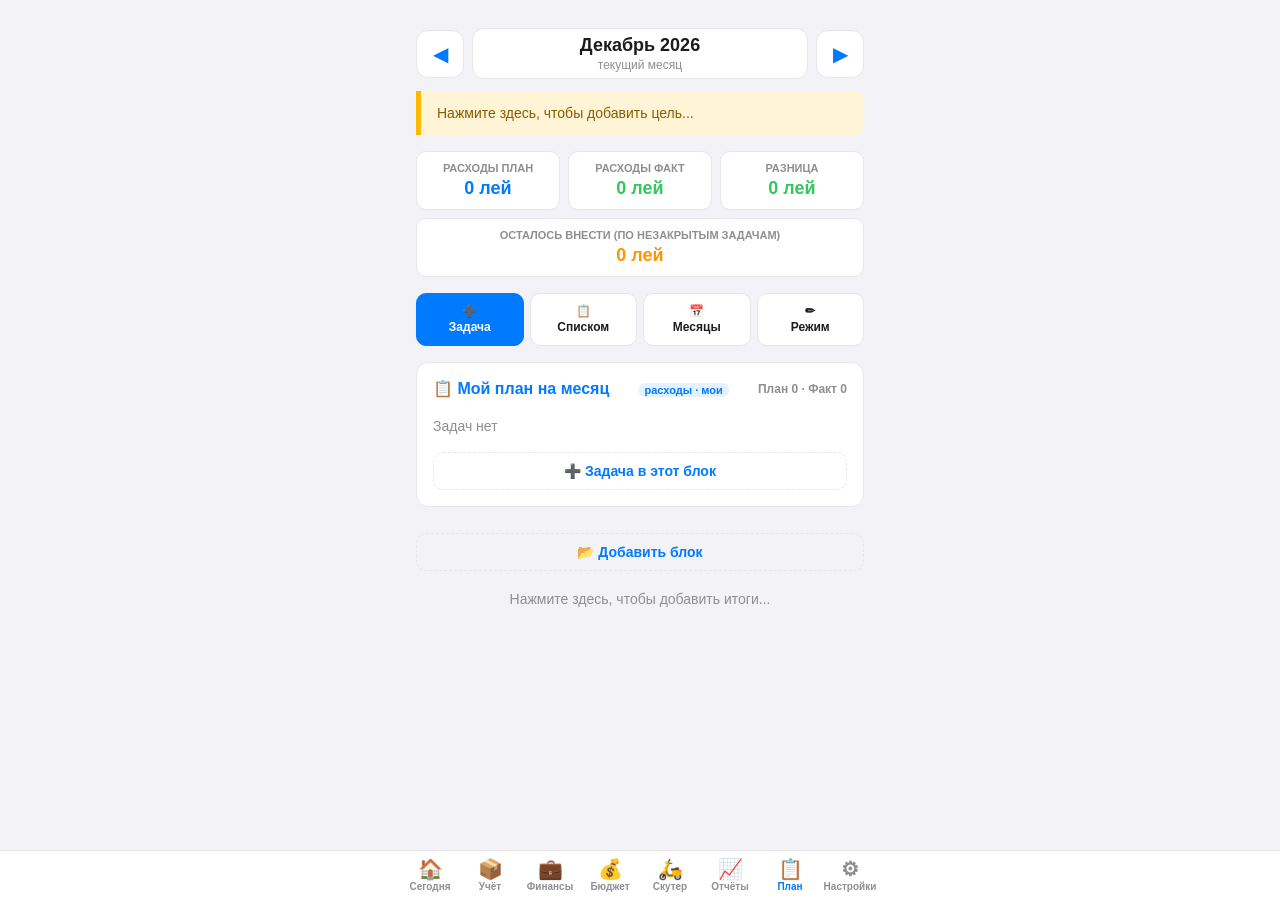
<file: plan.html>
<!doctype html>
<html lang="ru">
<head>
  <meta charset="UTF-8">
  <meta name="viewport" content="width=device-width, initial-scale=1.0, viewport-fit=cover">
  <title>📋 План и факт</title>
  <link rel="stylesheet" href="css/theme.css">
  <link rel="stylesheet" href="css/components.css">
  <style>
    .container { max-width: 480px; margin: 0 auto; padding: 16px; padding-top: calc(16px + env(safe-area-inset-top, 0px)); padding-bottom: 90px; }
    .monthbar { display: flex; align-items: center; gap: 8px; margin-bottom: 12px; }
    .mb-arrow { width: 48px; height: 48px; flex: 0 0 auto; border-radius: 12px; border: 1px solid var(--border); background: var(--panel); color: var(--accent); font-size: 20px; cursor: pointer; }
    .mb-title { flex: 1; text-align: center; background: var(--panel); border: 1px solid var(--border); border-radius: 12px; padding: 6px 8px; cursor: pointer; min-width: 0; }
    .mb-title b { display: block; font-size: 18px; }
    .mb-title small { display: block; font-size: 12px; color: var(--text-dim); margin-top: 2px; }
    .tocur { width: 100%; margin-bottom: 12px; padding: 10px; border: 1px dashed var(--accent); border-radius: 10px; background: transparent; color: var(--accent); font-size: 14px; font-weight: 600; cursor: pointer; }
    .mrow { display: flex; justify-content: space-between; align-items: center; gap: 10px; padding: 12px; border: 1px solid var(--border); border-radius: 10px; margin-top: 8px; cursor: pointer; }
    .mrow.on { border-color: var(--accent); background: var(--help-bg); }
    .mrow b { font-size: 16px; }
    .mrow-r { text-align: right; font-weight: 600; font-size: 14px; white-space: nowrap; }
    .modal-box .big-ok { width: 100%; margin-top: 14px; padding: 12px; border: none; border-radius: 10px; background: var(--accent); color: #fff; font-size: 15px; font-weight: 600; cursor: pointer; }
    .mdel { background: none; border: none; font-size: 18px; cursor: pointer; margin-left: 6px; }
    .src-tag.carry { color: var(--orange); background: transparent; border: 1px solid var(--orange); }

    .goal-banner { background: var(--warn-bg); border-left: 5px solid #ffb800; padding: 14px 16px; margin-bottom: 16px; border-radius: 0 8px 8px 0; font-size: 14px; white-space: pre-line; cursor: pointer; min-height: 20px; color: #8a5a00; }
    :root[data-theme="dark"] .goal-banner { color: #ffcf80; }

    .totals { display: grid; grid-template-columns: repeat(3, 1fr); gap: 8px; margin-bottom: 16px; }
    .tot { background: var(--panel); border: 1px solid var(--border); border-radius: 10px; padding: 10px; text-align: center; min-width: 0; }
    .tot small { display: block; font-size: 11px; color: var(--text-dim); font-weight: 600; text-transform: uppercase; }
    .tot b { display: block; font-size: 18px; margin-top: 4px; overflow-wrap: anywhere; }
    .tot.plan b { color: var(--accent); }
    .tot.fact b { color: var(--green); }
    .tot.diff b { color: var(--red); }
    .tot.diff.plus b { color: var(--green); }
    .tot.left b { color: var(--orange); }
    .tot.inc b, .tot.incf b { color: var(--green); }
    .tot.bal b { color: var(--green); }
    .tot.bal.neg b { color: var(--red); }
    .tot.potw b { color: var(--accent); }
    .tot.potw.neg b, .tot.mine.neg b { color: var(--red); }
    .tot.mine b { color: var(--accent); }
    .auto-row { display: flex !important; align-items: center; gap: 8px; color: var(--text) !important; font-size: 14px !important; margin-top: 6px !important; }
    .auto-row input { width: 20px !important; height: 20px; margin: 0 !important; accent-color: var(--accent); flex: 0 0 auto; }
    .auto-sub { margin-left: 22px; }

    .toolbar { display: grid; grid-template-columns: repeat(4, 1fr); gap: 6px; margin-bottom: 16px; }
    .toolbar button { padding: 10px 4px; border-radius: 10px; font-size: 12px; font-weight: 600; cursor: pointer; background: var(--panel); color: var(--text); border: 1px solid var(--border); line-height: 1.3; }
    .toolbar button.pri { background: var(--accent); color: #fff; border-color: var(--accent); }

    .section { background: var(--panel); border: 1px solid var(--border); border-radius: 12px; padding: 16px; margin-bottom: 16px; }
    .section h2 { color: var(--accent); font-size: 16px; margin-bottom: 12px; display: flex; justify-content: space-between; align-items: center; gap: 8px; flex-wrap: wrap; cursor: pointer; }
    .section h2 small { font-size: 12px; color: var(--text-dim); font-weight: 600; }
    .sec-del { background: none; border: none; font-size: 16px; cursor: pointer; }

    .task { padding: 12px 0; border-bottom: 1px solid var(--border); display: flex; flex-direction: column; gap: 6px; }
    .task:last-of-type { border-bottom: 0; }
    .task-row1 { display: flex; align-items: flex-start; gap: 10px; }
    .task-row1 input[type="checkbox"] { width: 22px; height: 22px; flex: 0 0 auto; margin-top: 1px; accent-color: var(--accent); }
    .task-title { flex: 1; font-weight: 600; cursor: pointer; }
    .task-title.done { text-decoration: line-through; color: var(--text-dim); }
    .task-note { font-size: 12px; color: var(--text-dim); margin-top: 2px; white-space: pre-line; font-weight: 400; }
    .src-tag { display: inline-block; font-size: 11px; font-weight: 600; color: var(--accent); background: var(--help-bg); border-radius: 6px; padding: 1px 6px; margin-top: 3px; }
    .task-actions button { background: none; border: none; font-size: 16px; cursor: pointer; padding: 4px; }

    .task-nums { display: grid; grid-template-columns: 1fr 1fr 1fr; gap: 8px; margin-left: 32px; }
    .task-num { background: var(--bg); border: 1px solid var(--border); border-radius: 8px; padding: 6px 8px; min-width: 0; }
    .task-num small { display: block; font-size: 10px; color: var(--text-dim); font-weight: 600; text-transform: uppercase; }
    .task-num input { width: 100%; border: none; background: transparent; color: var(--text); font-size: 16px; font-weight: 700; padding: 0; margin-top: 2px; outline: none; }
    .task-num.fact input { color: var(--green); }
    .task-num.auto { background: var(--help-bg); }
    .task-num.diff b { display: block; font-size: 16px; margin-top: 2px; }
    .diff-neg { color: var(--red); }
    .diff-pos { color: var(--green); }

    .addhere { width: 100%; margin-top: 10px; padding: 10px; border: 1px dashed var(--border); border-radius: 10px; background: transparent; color: var(--accent); font-size: 14px; font-weight: 600; cursor: pointer; }
    .empty { color: var(--text-dim); font-size: 14px; padding: 8px 0; }
    .footer { text-align: center; margin-top: 20px; font-size: 14px; color: var(--text-dim); white-space: pre-line; cursor: pointer; min-height: 20px; }

    .modal { display: none; position: fixed; inset: 0; background: rgba(0,0,0,0.5); z-index: 3000; overflow-y: auto; }
    .modal.on { display: block; }
    .modal-box { background: var(--panel); color: var(--text); margin: calc(5vh + env(safe-area-inset-top, 0px)) auto 24px; padding: 20px; border-radius: 16px; width: 90%; max-width: 400px; }
    .modal-box h3 { font-size: 18px; margin-bottom: 12px; text-align: center; }
    .modal-box label { display: block; font-size: 13px; color: var(--text-dim); margin-top: 10px; }
    .modal-box input, .modal-box textarea, .modal-box select { width: 100%; padding: 10px; border: 1.5px solid var(--border); border-radius: 10px; font-size: 16px; background: var(--bg); color: var(--text); font-family: inherit; margin-top: 4px; }
    .modal-box textarea { min-height: 80px; resize: vertical; }
    .modal-box textarea.big { min-height: 150px; }
    .modal-box .row { display: flex; gap: 8px; margin-top: 16px; }
    .modal-box .row button { flex: 1; padding: 12px; border: none; border-radius: 10px; font-size: 15px; font-weight: 600; cursor: pointer; }
    .modal-box .ok { background: var(--accent); color: #fff; }
    .modal-box .no { background: var(--border); color: var(--text); }
    .modal-box .link { width: 100%; margin-top: 12px; padding: 10px; border: 1px dashed var(--border); border-radius: 10px; background: transparent; color: var(--accent); font-size: 14px; font-weight: 600; cursor: pointer; }
    .modal-box label.chk { display: flex; align-items: center; gap: 8px; color: var(--text); font-size: 14px; margin-top: 12px; }
    .modal-box label.chk input { width: 20px; height: 20px; margin: 0; accent-color: var(--accent); }
    .hint { font-size: 12px; color: var(--text-dim); margin-top: 6px; line-height: 1.4; }
    .err { color: var(--red); font-size: 13px; min-height: 18px; margin-top: 6px; }
  </style>
</head>
<body>

<div class="container">
  <div class="monthbar">
    <button class="mb-arrow" onclick="shiftMonth(-1)" aria-label="Предыдущий месяц">◀</button>
    <div class="mb-title" onclick="openMonths()"><b id="mName">—</b><small id="mSub"></small></div>
    <button class="mb-arrow" onclick="shiftMonth(1)" aria-label="Следующий месяц">▶</button>
  </div>
  <button class="tocur" id="toCur" onclick="goCurrent()" style="display:none">↩ К текущему месяцу</button>

  <div class="goal-banner" id="goalBanner" onclick="openSettings()"></div>

  <div class="totals">
    <div class="tot plan"><small>Расходы план</small><b id="totPlan">0</b></div>
    <div class="tot fact"><small>Расходы факт</small><b id="totFact">0</b></div>
    <div class="tot diff" id="totDiffWrap"><small>Разница</small><b id="totDiff">0</b></div>
    <div class="tot left" style="grid-column: 1 / -1"><small>Осталось внести (по незакрытым задачам)</small><b id="totLeft">0</b></div>
    <div class="tot inc" id="totIncWrap"><small>Доходы план</small><b id="totInc">0</b></div>
    <div class="tot incf" id="totIncFWrap"><small>Доходы факт</small><b id="totIncF">0</b></div>
    <div class="tot bal" id="totBalWrap"><small>Баланс</small><b id="totBal">0</b></div>
    <div class="tot potw" id="totPotWrap" style="grid-column: 1 / -1"><small>Общий котёл: остаток</small><b id="totPot">0</b><div class="hint" id="totPotSub"></div></div>
    <div class="tot mine" id="totMineWrap" style="grid-column: 1 / -1"><small>Мои: остаток</small><b id="totMine">0</b><div class="hint" id="totMineSub"></div></div>
  </div>

  <div class="toolbar">
    <button class="pri" onclick="openTaskModal(null)">➕<br>Задача</button>
    <button onclick="openBulk()">📋<br>Списком</button>
    <button onclick="openMonths()">📅<br>Месяцы</button>
    <button onclick="toggleEdit()" id="editBtn">✏<br>Режим</button>
  </div>

  <div id="sections"></div>
  <button class="addhere" onclick="addSection()">📂 Добавить блок</button>

  <div class="footer" id="checkpoint" onclick="openSettings()"></div>
</div>

<nav class="tabbar">
  <div class="in">
    <a href="today.html"><span>🏠</span>Сегодня</a>
<a href="index.html"><span>📦</span>Учёт</a>
    <a href="fin.html"><span>💼</span>Финансы</a>
  <a href="budget.html"><span>💰</span>Бюджет</a>
    <a href="cash.html"><span>🛵</span>Скутер</a>
    <a href="stats.html"><span>📈</span>Отчёты</a>
    <a href="plan.html" class="active"><span>📋</span>План</a>
    <a href="settings.html"><span>⚙</span>Настройки</a>
  </div>
</nav>

<!-- Модалка задачи -->
<div id="taskModal" class="modal">
  <div class="modal-box">
    <h3 id="taskModalTitle">Новая задача</h3>
    <label>Заголовок</label>
    <input id="tTitle" placeholder="Например: Оплатить интернет">
    <label>Описание</label>
    <textarea id="tNote" placeholder="Детали..."></textarea>
    <label>План (лей)</label>
    <input id="tPlan" inputmode="decimal" placeholder="0">
    <label>Откуда брать факт</label>
    <select id="tSrc" onchange="srcChanged()">
      <option value="manual">✍ Вручную</option>
      <option value="lombard">🥇 Платежи по ломбарду (из «Финансов»)</option>
      <option value="credit">🏛 Платежи по кредитам (из «Финансов»)</option>
      <option value="card">💳 Платежи по кредиткам (из «Финансов»)</option>
      <option value="cat">🗂 Траты по категории</option>
      <option value="debt">🤝 Возврат долга человеку</option>
      <option value="inc">💵 Доходы по категории (из «Финансов»)</option>
    </select>
    <div id="tCatWrap" style="display:none">
      <input id="tCat" list="catList" placeholder="Категория или имя, например Топливо">
      <datalist id="catList"></datalist>
      <div class="hint">Берутся все операции за месяц, в названии категории которых есть этот текст. Можно добавить слово из заметки через «|», например: электричество|ноябрь. Платёж другого месяца — в «Финансах» нажмите на операцию → «📋 В план месяца».</div>
    </div>
    <div id="tFactWrap">
      <label>Факт (лей)</label>
      <input id="tFact" inputmode="decimal" placeholder="0">
    </div>
    <label>Раздел</label>
    <select id="tSection"></select>
    <label class="chk"><input type="checkbox" id="tOff"> Оплата с кредитки, не из доходов (не считать в балансе)</label>
    <div class="err" id="tErr"></div>
    <div class="row">
      <button class="ok" onclick="saveTask()">💾 Сохранить</button>
      <button class="no" onclick="closeTaskModal()">Отмена</button>
    </div>
  </div>
</div>

<!-- Модалка «списком» -->
<div id="bulkModal" class="modal">
  <div class="modal-box">
    <h3>📋 Добавить списком</h3>
    <div class="hint">Строка «Шаг 1. Название» станет блоком, строка «[ ] Название — сумма» (или «Название — сумма») — задачей. Заметка в скобках после суммы сохранится.</div>
    <textarea id="bText" class="big" placeholder="Шаг 1. Техника&#10;[ ] Колодки — 800&#10;[ ] Оплатить интернет — 300"></textarea>
    <label>Месяц</label>
    <input type="month" id="bMonth">
    <label class="chk"><input type="checkbox" id="bReplace"> Заменить все задачи этого месяца</label>
    <label>Задачи без блока — в раздел</label>
    <select id="bSection"></select>
    <div class="hint">Для ломбарда, кредитов, кредитки, топлива, долгов людям и ваших категорий трат (Электричество, Интернет и т.д.) факт подключится автоматически.</div>
    <div class="err" id="bErr"></div>
    <div class="row">
      <button class="ok" onclick="saveBulk()">✅ Добавить</button>
      <button class="no" onclick="closeBulk()">Отмена</button>
    </div>
  </div>
</div>

<!-- Модалка создания месяца -->
<div id="createModal" class="modal">
  <div class="modal-box">
    <h3 id="createTitle">Новый месяц</h3>
    <div class="hint">Что сделать с невыполненными делами прошлого месяца?</div>
    <button class="big-ok" onclick="doCreate(true)">↪ Перенести невыполненное</button>
    <button class="link" onclick="doCreate(false)">📄 Пустой месяц (только блоки, без дел и сумм)</button>
    <div class="row"><button class="no" onclick="closeCreate()">Отмена</button></div>
  </div>
</div>

<!-- Модалка месяцев -->
<div id="monthsModal" class="modal">
  <div class="modal-box">
    <h3>📅 Месяцы</h3>
    <div class="hint">Нажмите на месяц, чтобы открыть. Невыполненные дела сами переходят в новый месяц, а прошлый остаётся в истории.</div>
    <div id="monthsList"></div>
    <button class="link" onclick="createNext()">➕ Создать следующий месяц</button>
    <div class="row"><button class="no" onclick="closeMonths()">Закрыть</button></div>
  </div>
</div>

<!-- Модалка настроек плана -->
<div id="setModal" class="modal">
  <div class="modal-box">
    <h3>Настройки плана</h3>
    <label>Цель (жёлтый баннер)</label>
    <textarea id="sGoal" placeholder="Главная цель..."></textarea>
    <label>Итоги (внизу)</label>
    <textarea id="sCheck" placeholder="Что должно быть сделано..."></textarea>
    <button class="link" onclick="autoLink()">🔗 Привязать факт по названиям задач</button>
    <label>Автозадачи из «Финансов» и «Скутера»</label>
    <div id="autoList"></div>
    <div class="hint">Выключенное не создаётся в плане. На странице «Сегодня» скутер показывается всегда.</div>
    <label>Кошелёк общего котла (баланс и движение берутся из «Финансов»)</label>
    <select id="cfgPot"></select>
    <label>Скутер: предлагать задачу за (км до замены)</label>
    <input id="cfgKm" type="number" inputmode="numeric" placeholder="300">
    <label>и за (дней до срока документа или замены по месяцам)</label>
    <input id="cfgDays" type="number" inputmode="numeric" placeholder="30">
    <div class="err" id="sErr"></div>
    <div class="row">
      <button class="ok" onclick="saveSettings()">💾 Сохранить</button>
      <button class="no" onclick="closeSettings()">Отмена</button>
    </div>
  </div>
</div>

<script src="js/lib/storage.js"></script>
<script src="js/lib/ui.js"></script>
<script src="js/lib/notify.js"></script>
<script src="js/lib/theme.js"></script>
<script src="js/lib/pin.js"></script>
<script src="js/domain/state.js"></script>
<script src="js/domain/migrate.js"></script>
<script>Schema.run();</script>
<script src="js/domain/selectors.js"></script>
<script>
  Theme.init();
  const $ = id => document.getElementById(id);
  const esc = UI.esc;
  const fmt = x => (+x || 0).toLocaleString("ru-RU", { maximumFractionDigits: 0 });
  const num = v => parseFloat(String(v || "").replace(/\s/g, "").replace(",", ".")) || 0;
  const newId = () => "t_" + Date.now().toString(36) + Math.random().toString(36).slice(2, 6);
  const MONTHS = ["Январь", "Февраль", "Март", "Апрель", "Май", "Июнь", "Июль", "Август", "Сентябрь", "Октябрь", "Ноябрь", "Декабрь"];
  const MN = ["январ", "феврал", "март", "апрел", "май", "июн", "июл", "август", "сентябр", "октябр", "ноябр", "декабр"];
  const curYm = () => UI.date.month();
  // Блок доходов: у раздела стоит income:true. Его задачи не входят в «расходы», а считаются отдельно.
  const isIncSec = s => !!(s && s.income);
  // Каждый блок явно помечен в данных: income (доходы/расходы) и pot (общий котёл/мои). Без флага блок «мой».
  const isPotOut = s => !!s && !s.income && !!s.pot;

  function ymFromLabel(label) {
    const low = String(label || "").toLowerCase();
    const i = MN.findIndex(m => low.includes(m));
    if (i < 0) return "";
    const y = (low.match(/20\d\d/) || [new Date().getFullYear()])[0];
    return y + "-" + String(i + 1).padStart(2, "0");
  }
  const addMonth = (ym, n) => {
    const [y, m] = ym.split("-").map(Number);
    const d = new Date(y, m - 1 + n, 1);
    return d.getFullYear() + "-" + String(d.getMonth() + 1).padStart(2, "0");
  };
  const monthLabel = ym => MONTHS[+ym.slice(5, 7) - 1] + " " + ym.slice(0, 4);
  const blankPlan = ym => ({ month: monthLabel(ym), ym, goal: "", checkpoint: "", sections: [{ key: "main", title: "📋 Мой план на месяц", tasks: [] }] });

  // Все месяцы: { "2026-11": {month, ym, goal, checkpoint, sections}, ... }
  function loadAll() {
    let pl = AppStorage.get("plans", null);
    if (!pl || typeof pl !== "object" || Array.isArray(pl)) {
      pl = {};
      // Перенос из старого формата: один план (plan) + архив (plan_archive)
      const arch = AppStorage.get("plan_archive", {}) || {};
      Object.keys(arch).forEach(k => {
        const a = arch[k];
        if (a && Array.isArray(a.sections) && a.sections.some(s => (s.tasks || []).length)) pl[k] = a;
      });
      const old = AppStorage.get("plan", null);
      if (old && Array.isArray(old.sections)) {
        const ym = old.ym || ymFromLabel(old.month) || curYm();
        pl[ym] = old;
      }
      if (!Object.keys(pl).length) pl[curYm()] = blankPlan(curYm());
    }
    Object.keys(pl).forEach(k => { pl[k].ym = k; if (!pl[k].month) pl[k].month = monthLabel(k); });
    return pl;
  }
  let plans = loadAll();
  let viewYm = curYm();
  let P = null;
  let editingTaskId = null;
  let editMode = false;
  let OPS = [];

  function persist() { plans[viewYm] = P; AppStorage.set("plans", plans); }
  function saveAll() { AppStorage.set("plans", plans); }

  const isAuto = t => !!t.src && t.src !== "manual";
  const planOps = () => Calc.planOps();
  const autoFact = (src, ym) => Calc.autoFact(src, ym, OPS);
  const factOf = (t, ym) => isAuto(t) ? Math.round(autoFact(t.src, ym || (P && P.ym) || curYm())) : num(t.fact);
  const srcLabel = s => s === "lombard" ? "ломбард" : s === "credit" ? "кредиты" : s === "card" ? "кредитки" : s.startsWith("credit:") ? "кредит" : s.startsWith("card:") ? "кредитка" : s.startsWith("reg:") ? "регулярный" : s.startsWith("cat:") ? s.slice(4) : s.startsWith("debt:") ? "долг: " + s.slice(5) : s.startsWith("inc:") ? "доход: " + s.slice(4) : "";
  function detectSrc(title) {
    const l = String(title).toLowerCase();
    if (l.includes("ломбард")) return "lombard";
    if (l.includes("кредитк")) return "card";
    if (l.includes("кредит") || l.includes("consum")) return "credit";
    if (/бензин|топлив/.test(l)) return "cat:Топлив";
    return "manual";
  }

  // ---- Автозадачи из «Финансов»: кредиты, кредитки, ломбард, регулярные платежи ----
  const FIN_KEY = "fin_auto";
  const autoOff = () => AppStorage.get("plan_auto_off", []) || [];
  const finWanted = () => autoOff().includes("group:fin") ? [] : Calc.finWanted().filter(w => !autoOff().includes(w.id));
  // Создаёт/обновляет/убирает автозадачи в месяце ym. Ручные задачи с тем же источником или названием не дублируются.
  function syncFinance(ym) {
    const pl = plans[ym];
    if (!pl) return false;
    const before = JSON.stringify(pl);
    const off = pl.finOff || [];
    const manual = pl.sections.flatMap(s => s.tasks).filter(t => !t.fin && !t.sc);
    const wanted = finWanted().filter(w => !off.includes(w.id) && !manual.some(t =>
      (w.agg && t.src === w.agg) || t.src === w.src || String(t.title).toLowerCase().includes(String(w.name).toLowerCase())));
    let sec = pl.sections.find(s => s.key === FIN_KEY);
    if (!sec && wanted.length) { sec = { key: FIN_KEY, title: "🏦 Платежи из «Финансов»", tasks: [] }; pl.sections.push(sec); }
    if (sec) {
      wanted.forEach(w => {
        const t = sec.tasks.find(x => x.id === w.id);
        if (t) {
          t.title = w.title; t.src = w.src; t.note = w.note;
          if (!t.planEdited) t.plan = w.plan;
        } else sec.tasks.push({ id: w.id, title: w.title, note: w.note, plan: w.plan, fact: 0, done: false, src: w.src, fin: true });
      });
      const ids = new Set(wanted.map(w => w.id));
      sec.tasks = sec.tasks.filter(t => ids.has(t.id) || t.done || factOf(t, ym) > 0);
      if (!sec.tasks.length && pl.sections.length > 1) pl.sections = pl.sections.filter(s => s !== sec);
    }
    return JSON.stringify(pl) !== before;
  }
  function syncAllFinance() {
    let ch = false;
    Object.keys(plans).filter(k => k >= curYm()).forEach(k => { const a = syncFinance(k), b = syncScooter(k); if (a || b) ch = true; });
    return ch;
  }

  // ---- Автозадачи из «Скутера»: расходники и документы, которым пора ----
  const SC_KEY = "sc_auto";
  const scWanted = ym => autoOff().includes("group:sc") ? [] : Calc.scWanted(ym).filter(w => !autoOff().includes(w.id));
  function syncScooter(ym) {
    const pl = plans[ym];
    if (!pl) return false;
    const before = JSON.stringify(pl);
    const off = pl.finOff || [];
    const manual = pl.sections.flatMap(s => s.tasks).filter(t => !t.fin && !t.sc);
    const wanted = scWanted(ym).filter(w => !off.includes(w.id) && !manual.some(t =>
      t.src === w.src || w.kw.some(k => String(t.title).toLowerCase().includes(k))));
    let sec = pl.sections.find(s => s.key === SC_KEY);
    if (!sec && wanted.length) { sec = { key: SC_KEY, title: "🛵 Скутер: пора менять и оплатить", tasks: [] }; pl.sections.push(sec); }
    if (sec) {
      wanted.forEach(w => {
        const t = sec.tasks.find(x => x.id === w.id);
        if (t) {
          t.title = w.title; t.src = w.src; t.note = w.note;
          if (!t.planEdited) t.plan = w.plan;
        } else sec.tasks.push({ id: w.id, title: w.title, note: w.note, plan: w.plan, fact: 0, done: false, src: w.src, sc: true });
      });
      const ids = new Set(wanted.map(w => w.id));
      sec.tasks = sec.tasks.filter(t => ids.has(t.id) || t.done || factOf(t, ym) > 0);
      if (!sec.tasks.length && pl.sections.length > 1) pl.sections = pl.sections.filter(s => s !== sec);
    }
    return JSON.stringify(pl) !== before;
  }

  // ---- Рендер ----
  function render() {
    OPS = planOps();
    if (!plans[viewYm]) viewYm = curYm();
    P = plans[viewYm];
    const cur = curYm();
    $("mName").textContent = monthLabel(viewYm);
    $("mSub").textContent = viewYm === cur ? "текущий месяц" : viewYm < cur ? "📚 история" : "🔮 впереди";
    $("toCur").style.display = viewYm === cur ? "none" : "block";
    $("goalBanner").textContent = P.goal || "Нажмите здесь, чтобы добавить цель...";
    $("checkpoint").textContent = P.checkpoint || "Нажмите здесь, чтобы добавить итоги...";

    $("sections").innerHTML = P.sections.map(sec => `<div class="section">
        <h2><span onclick="editSection('${esc(sec.key)}')">${esc(sec.title)}</span>
          <span class="src-tag">${isIncSec(sec) ? "доходы" : "расходы"} · ${sec.pot ? "общий котёл" : "мои"}</span>
          ${editMode ? `<button class="sec-del" onclick="toggleIncome('${esc(sec.key)}')">${isIncSec(sec) ? "💵" : "💸"}</button><button class="sec-del" onclick="togglePot('${esc(sec.key)}')">${sec.pot ? "🍯" : "👤"}</button><button class="sec-del" onclick="delSection('${esc(sec.key)}')">🗑</button>` : ""}
          <small data-sec="${esc(sec.key)}"></small></h2>
        ${sec.tasks.map(taskHtml).join("") || `<div class="empty">Задач нет</div>`}
        <button class="addhere" onclick="openTaskModal(null, '${esc(sec.key)}')">➕ Задача в этот блок</button>
      </div>`).join("");

    $("editBtn").innerHTML = editMode ? "✅<br>Готово" : "✏<br>Режим";
    updateTotals();
  }

  function taskHtml(t) {
    const auto = isAuto(t), f = factOf(t), p = num(t.plan);
    const autoDone = auto && p > 0 && f >= p;
    const checked = t.done || autoDone;
    return `<div class="task">
      <div class="task-row1">
        <input type="checkbox" ${checked ? "checked" : ""} ${autoDone ? "disabled" : ""} onchange="toggleDone('${esc(t.id)}', this.checked)">
        <div class="task-title ${checked ? "done" : ""}" onclick="${t.fin || t.sc ? "Notify.show('Создана автоматически')" : `openTaskModal('${esc(t.id)}')`}">
          ${esc(t.title)}
          ${auto ? `<div><span class="src-tag">авто · ${esc(srcLabel(t.src))}</span></div>` : ""}
          ${t.from ? `<div><span class="src-tag carry">↪ из ${esc(monthLabel(t.from))}</span></div>` : ""}
          ${t.carried ? `<div><span class="src-tag carry">➡ перенесено дальше</span></div>` : ""}
          ${t.offPot ? `<div><span class="src-tag carry">💳 с кредитки</span></div>` : ""}
          ${t.note ? `<div class="task-note">${esc(t.note)}</div>` : ""}
        </div>
        ${editMode ? `<div class="task-actions"><button onclick="removeTask('${esc(t.id)}')">🗑</button></div>` : ""}
      </div>
      <div class="task-nums">
        <div class="task-num"><small>План</small><input type="number" inputmode="decimal" value="${t.plan || ""}" onchange="setNum('${esc(t.id)}','plan',this)"></div>
        <div class="task-num fact ${auto ? "auto" : ""}"><small>Факт</small><input type="number" inputmode="decimal" value="${f || ""}" ${auto ? "readonly" : ""} onchange="setNum('${esc(t.id)}','fact',this)"></div>
        <div class="task-num diff"><small>Разница</small><b data-diff="${esc(t.id)}"></b></div>
      </div>
    </div>`;
  }

  // Общий котёл из «Финансов»: баланс кошелька и его движение за месяц ym (какой кошелёк — в настройках плана)
  function potWalletInfo(ym) {
    const cfg = AppStorage.get("plan_cfg", {}) || {}, w = cfg.potWallet, ws = State.getWallets() || {};
    if (!w || !(w in ws)) return null;
    let inn = 0, out = 0;
    (State.getOps() || []).forEach(z => {
      if (!z || typeof z !== "object" || !String(z.data || "").startsWith(ym)) return;
      const s = +z.summa || 0, napr = String(z.napr || "");
      if (z.tip === "Доход") { if (z.koshel === w) inn += s; }
      else if (z.tip === "Перевод") { if (z.kuda === w) inn += s; if (z.koshel === w) out += s; }
      else if (z.tip === "Трата") { if (z.koshel === w) out += s; }
      else if (z.tip === "Кредит" || z.tip === "Ломбард" || z.tip === "Кредитка") { if (z.koshel === w && napr === "платёж") out += s; }
      else if (z.tip === "Долг") { if (z.koshel === w) { if (napr.includes("вернул я")) out += s; else if (napr.includes("вернули мне")) inn += s; } }
    });
    return { w, bal: +ws[w] || 0, inn, out };
  }

  function updateTotals() {
    const incSecs = P.sections.filter(isIncSec);
    const all = P.sections.filter(s => !isIncSec(s)).flatMap(s => s.tasks);
    const inc = incSecs.flatMap(s => s.tasks);
    const p = all.reduce((a, t) => a + num(t.plan), 0);
    const f = all.reduce((a, t) => a + factOf(t), 0);
    const d = f - p;
    $("totPlan").textContent = fmt(p) + " лей";
    $("totFact").textContent = fmt(f) + " лей";
    $("totDiff").textContent = (d > 0 ? "+" : "") + fmt(d) + " лей";
    $("totDiffWrap").classList.toggle("plus", d >= 0);
    const left = all.reduce((a, t) => {
      const auto = isAuto(t), pp = num(t.plan), ff = factOf(t);
      return a + ((t.done || (auto && pp > 0 && ff >= pp)) ? 0 : Math.max(0, pp - ff));
    }, 0);
    $("totLeft").textContent = fmt(left) + " лей";

    // Доходы отдельно; «Остаток котла» = доходы − расходы, кроме задач «не из котла»
    const hasInc = incSecs.length > 0;
    ["totIncWrap", "totIncFWrap", "totBalWrap"].forEach(id => $(id).style.display = hasInc ? "" : "none");
    if (hasInc) {
      const ip = inc.reduce((a, t) => a + num(t.plan), 0);
      const iff = inc.reduce((a, t) => a + factOf(t), 0);
      const offPlan = all.filter(t => t.offPot).reduce((a, t) => a + num(t.plan), 0);
      const bal = ip - (p - offPlan);
      $("totInc").textContent = fmt(ip) + " лей";
      $("totIncF").textContent = fmt(iff) + " лей";
      $("totBal").textContent = (bal > 0 ? "+" : "") + fmt(bal) + " лей";
      $("totBalWrap").classList.toggle("neg", bal < 0);
    }
    // Две отдельные части: общий котёл и мои. Остаток = внесено/получено − потрачено (по факту)
    const grp = (isInc, isPot) => P.sections.filter(s => !!s.income === isInc && !!s.pot === isPot).flatMap(s => s.tasks);
    const sumBy = (arr, fn) => arr.reduce((a, t) => a + fn(t), 0);
    const planOf = t => num(t.plan);
    const potSec = P.sections.some(s => s.pot), pw = potWalletInfo(P.ym);
    $("totPotWrap").style.display = (potSec || pw) ? "" : "none";
    if (pw) {
      $("totPot").textContent = fmt(pw.bal) + " лей";
      $("totPotWrap").classList.toggle("neg", pw.bal < 0);
      $("totPotSub").textContent = `кошелёк «${pw.w}» сейчас · за месяц пришло ${fmt(pw.inn)}, ушло ${fmt(pw.out)}`;
    } else if (potSec) {
      const pin = sumBy(grp(true, true), factOf), pout = sumBy(grp(false, true), factOf), poutPlan = sumBy(grp(false, true), planOf);
      $("totPot").textContent = fmt(pin - pout) + " лей";
      $("totPotWrap").classList.toggle("neg", pin - pout < 0);
      $("totPotSub").textContent = `внесено ${fmt(pin)} · потрачено ${fmt(pout)} из ${fmt(poutPlan)} по плану`;
    }
    $("totMineWrap").style.display = hasInc ? "" : "none";
    if (hasInc) {
      const min = sumBy(grp(true, false), factOf), mout = sumBy(grp(false, false), factOf), moutPlan = sumBy(grp(false, false), planOf);
      $("totMine").textContent = fmt(min - mout) + " лей";
      $("totMineWrap").classList.toggle("neg", min - mout < 0);
      $("totMineSub").textContent = `получено ${fmt(min)} · потрачено ${fmt(mout)} из ${fmt(moutPlan)} по плану`;
    }

    P.sections.forEach(sec => {
      const el = document.querySelector(`[data-sec="${sec.key}"]`);
      if (el) el.textContent = `План ${fmt(sec.tasks.reduce((a, t) => a + num(t.plan), 0))} · Факт ${fmt(sec.tasks.reduce((a, t) => a + factOf(t), 0))}`;
      sec.tasks.forEach(t => {
        const diffEl = document.querySelector(`[data-diff="${t.id}"]`);
        if (diffEl) {
          const td = factOf(t) - num(t.plan);
          diffEl.textContent = (td > 0 ? "+" : "") + fmt(td);
          diffEl.className = td < 0 ? "diff-neg" : td > 0 ? "diff-pos" : "";
        }
      });
    });
  }

  function findTask(id) {
    for (const s of P.sections) {
      const i = s.tasks.findIndex(t => t.id === id);
      if (i >= 0) return { sec: s, task: s.tasks[i], idx: i };
    }
    return null;
  }

  // Галочка: если факт вводится вручную и пуст — ставим факт = плану (с пометкой factAuto).
  // При снятии галочки такой факт сбрасывается.
  function toggleDone(id, val) {
    const f = findTask(id);
    if (!f) return;
    const t = f.task;
    t.done = val;
    if (!isAuto(t)) {
      if (val && !num(t.fact) && num(t.plan) > 0) { t.fact = num(t.plan); t.factAuto = true; }
      else if (!val && t.factAuto) { t.fact = 0; delete t.factAuto; }
    }
    persist(); render();
  }

  function setNum(id, field, input) {
    const f = findTask(id);
    if (!f || (field === "fact" && isAuto(f.task))) return;
    f.task[field] = Math.max(0, Math.round(num(input.value)));
    if (field === "plan" && (f.task.fin || f.task.sc)) f.task.planEdited = true;
    if (field === "fact") delete f.task.factAuto; // факт задан вручную
    input.value = f.task[field] || "";
    persist();
    if (field === "plan") render(); // у автозадач может измениться статус «выполнено»
    else updateTotals();
  }

  function toggleEdit() { editMode = !editMode; render(); }

  function removeTask(id) {
    const f = findTask(id);
    if (f && confirm("Удалить задачу?")) { if (f.task.fin || f.task.sc) (P.finOff = P.finOff || []).push(f.task.id); f.sec.tasks.splice(f.idx, 1); persist(); render(); }
  }

  function addSection() {
    const title = prompt("Название нового блока:");
    if (title && title.trim()) {
      const sec = { key: "s_" + Date.now(), title: title.trim(), tasks: [] };
      if (confirm("Это блок доходов?\nOK — доходы, Отмена — расходы.")) sec.income = true;
      sec.pot = confirm("Это общий котёл?\nOK — общий котёл, Отмена — мои.");
      P.sections.push(sec); persist(); render();
    }
  }
  // 💵/💸: блок доходов или расходов
  function toggleIncome(key) {
    const sec = P.sections.find(s => s.key === key);
    if (!sec) return;
    if (sec.income) delete sec.income; else sec.income = true;
    persist(); render();
  }
  // 🍯/👤: общий котёл или мои
  function togglePot(key) {
    const sec = P.sections.find(s => s.key === key);
    if (!sec) return;
    sec.pot = !sec.pot;
    persist(); render();
  }
  function editSection(key) {
    const sec = P.sections.find(s => s.key === key);
    if (!sec) return;
    const t = prompt("Переименовать блок:", sec.title);
    if (t !== null && t.trim()) { sec.title = t.trim(); persist(); render(); }
  }
  function delSection(key) {
    const sec = P.sections.find(s => s.key === key);
    if (!sec || P.sections.length < 2) return alert("Нельзя удалить последний блок");
    if (confirm(`Удалить блок «${sec.title}» и ${sec.tasks.length} задач в нём?`)) {
      P.sections = P.sections.filter(s => s.key !== key); persist(); render();
    }
  }

  // ---- Задача ----
  function fillSections(selId, selected) {
    $(selId).innerHTML = P.sections.map(s => `<option value="${esc(s.key)}"${s.key === selected ? " selected" : ""}>${esc(s.title)}</option>`).join("");
  }
  function srcChanged() {
    const v = $("tSrc").value;
    $("tCatWrap").style.display = v === "cat" || v === "debt" || v === "inc" ? "block" : "none";
    $("tCat").placeholder = v === "debt" ? "Имя из долгов, например Иван" : v === "inc" ? "Категория дохода, например Зарплата" : "Категория, например Топливо";
    $("tFactWrap").style.display = v === "manual" ? "block" : "none";
  }
  function openTaskModal(id, secKey) {
    editingTaskId = id;
    const f = id ? findTask(id) : null;
    if (id && !f) return;
    const cats = (State.getCategories() || {}).expense || [];
    $("catList").innerHTML = cats.concat(["Топливо"]).map(c => `<option value="${esc(c)}">`).join("");

    $("taskModalTitle").textContent = id ? "Изменить задачу" : "Новая задача";
    $("tTitle").value = f ? f.task.title : "";
    $("tNote").value = f ? (f.task.note || "") : "";
    $("tPlan").value = f ? (f.task.plan || "") : "";
    $("tFact").value = f ? (f.task.fact || "") : "";
    $("tOff").checked = !!(f && f.task.offPot);
    const src = f && f.task.src ? f.task.src : "manual";
    $("tSrc").value = src.startsWith("cat:") ? "cat" : src.startsWith("debt:") ? "debt" : src.startsWith("inc:") ? "inc" : src;
    $("tCat").value = src.startsWith("cat:") || src.startsWith("debt:") || src.startsWith("inc:") ? src.slice(src.indexOf(":") + 1) : "";
    srcChanged();
    fillSections("tSection", f ? f.sec.key : (secKey || P.sections[0].key));
    $("tErr").textContent = "";
    $("taskModal").classList.add("on");
    if (!id) setTimeout(() => $("tTitle").focus(), 100);
  }
  function closeTaskModal() { $("taskModal").classList.remove("on"); editingTaskId = null; }

  function saveTask() {
    const title = $("tTitle").value.trim();
    if (!title) { $("tErr").textContent = "Введите заголовок"; return; }
    let src = $("tSrc").value;
    if (src === "cat" || src === "debt" || src === "inc") {
      const c = $("tCat").value.trim();
      if (!c) { $("tErr").textContent = src === "debt" ? "Укажите имя" : "Укажите категорию"; return; }
      src = src + ":" + c;
    }
    const data = {
      title, src,
      note: $("tNote").value.trim(),
      plan: Math.max(0, Math.round(num($("tPlan").value))),
      fact: src === "manual" ? Math.max(0, Math.round(num($("tFact").value))) : 0
    };
    const off = $("tOff").checked;
    const sec = P.sections.find(s => s.key === $("tSection").value);

    if (editingTaskId) {
      const f = findTask(editingTaskId);
      if (data.src === "manual" && data.fact !== num(f.task.fact)) delete f.task.factAuto;
      if (f.sec !== sec) { f.sec.tasks.splice(f.idx, 1); sec.tasks.push({ ...f.task, ...data }); }
      else Object.assign(f.task, data);
      const saved = findTask(editingTaskId);
      if (saved) { if (off) saved.task.offPot = true; else delete saved.task.offPot; }
    } else {
      const nt = { id: newId(), done: false, ...data };
      if (off) nt.offPot = true;
      sec.tasks.push(nt);
    }
    persist(); closeTaskModal(); render();
  }

  // Умное распознавание: ломбард/кредит/кредитка/топливо + долги людям + ваши категории трат
  function smartSrc(title) {
    const base = detectSrc(title);
    if (base !== "manual") return base;
    const l = String(title).toLowerCase();
    if (/отда|верн|погас/.test(l)) {
      const names = (AppStorage.get("dolgi", []) || []).map(d => String(d.kto || "").replace(/[^A-Za-zА-Яа-яЁё0-9 ]/g, "").trim()).filter(Boolean);
      const hit = names.find(n => { const x = n.toLowerCase(); return l.includes(x) || l.includes(x.slice(0, Math.max(4, x.length - 1))); });
      if (hit) return "debt:" + hit;
    }
    // Расходники скутера: категории появятся при записи замены в «Скутере»
    if (/колодк/.test(l)) return "cat:колодк";
    if (/ремен|ремн/.test(l)) return "cat:ремен";
    if (/(мопед|скутер)/.test(l) && /масл/.test(l)) return "cat:масл";
    if (/(мопед|скутер)/.test(l) && /фильтр/.test(l)) return "cat:фильтр";
    const cats = new Set(((State.getCategories() || {}).expense || []));
    State.getOps().forEach(o => { if (o.tip === "Трата" && o.kat) cats.add(o.kat); });
    const STOP = new Set(["скутер", "машина", "оплата", "оплаты", "прочее", "прочие", "прочих", "прочий", "остаток", "остатки"]);
    for (const c of cats) {
      const w = String(c).toLowerCase().split(/[^a-zа-яё0-9]+/i).filter(x => x.length >= 5 && !STOP.has(x)).find(x => l.includes(x));
      if (w) return "cat:" + w;
    }
    return "manual";
  }

  // ---- Добавить списком ----
  function openBulk() {
    $("bText").value = "";
    $("bErr").textContent = "";
    $("bMonth").value = viewYm;
    $("bReplace").checked = false;
    fillSections("bSection", P.sections[0].key);
    $("bulkModal").classList.add("on");
    setTimeout(() => $("bText").focus(), 100);
  }
  function closeBulk() { $("bulkModal").classList.remove("on"); }

  function parseLine(line) {
    const s = line.trim();
    if (!s) return null;
    const m = s.match(/^(.*?)[\s\-–—:=~]*(\d[\d\s]*(?:[.,]\d+)?)\s*(?:лей|lei|mdl|l)?\s*$/i);
    if (m && m[1].trim()) return { title: m[1].trim(), plan: Math.round(num(m[2])) };
    return { title: s, plan: 0 };
  }
  // «Название — 1 080 (заметка)» -> {title, plan, note}; допускается «~» перед суммой
  function parseTaskText(s) {
    s = s.trim();
    const m = s.match(/^(.*?)\s+[—–-]\s+~?\s*(\d[\d\s]*(?:[.,]\d+)?)\s*(?:лей|лея|lei|mdl|l)?\s*(.*)$/i);
    if (m && m[1].trim()) {
      const note = (m[3] || "").replace(/^[\s(]+|[\s).]+$/g, "").trim();
      return { title: m[1].trim(), plan: Math.round(num(m[2])), note };
    }
    const p = parseLine(s);
    return { title: p.title, plan: p.plan, note: "" };
  }
  const HEAD_RE = /^[^A-Za-zА-Яа-яЁё0-9]*(?:#+\s*)?(?:шаг|блок|этап)\s*\d+/i;
  function parseChecklist(text) {
    const sections = [], loose = [];
    let cur = null;
    text.split(/\r?\n/).forEach(raw => {
      const line = raw.trim();
      if (!line) return;
      if (HEAD_RE.test(line)) {
        cur = { title: line.replace(/^#+\s*/, "").replace(/[:：]\s*$/, "").trim(), tasks: [] };
        sections.push(cur);
        return;
      }
      const m = line.match(/^(?:\[\s*([xх✓✔]?)\s*\]|[-•*▪]|\d+[.)])\s*(.+)$/i);
      if (m) {
        const t = parseTaskText(m[2]); t.done = !!m[1];
        (cur ? cur.tasks : loose).push(t);
      } else if (!cur || /\s[—–-]\s+~?\d/.test(line)) {
        // до первого блока каждая строка — задача; после него — только «Название — сумма»
        const t = parseTaskText(line); t.done = false;
        (cur ? cur.tasks : loose).push(t);
      }
    });
    return { sections, loose };
  }

  function saveBulk() {
    const text = $("bText").value;
    const parsed = parseChecklist(text);
    const total = parsed.sections.reduce((a, s) => a + s.tasks.length, 0) + parsed.loose.length;
    if (!total) { $("bErr").textContent = "Не нашёл ни одной задачи. Формат: «[ ] Название — сумма»"; return; }

    const ym = $("bMonth").value || viewYm;
    const replace = $("bReplace").checked;
    const old = plans[ym];
    const oldCount = old ? old.sections.reduce((a, s) => a + s.tasks.length, 0) : 0;
    if (replace && oldCount && !confirm(`Заменить все задачи в «${monthLabel(ym)}» (${oldCount} шт.)?`)) return;

    if (!old) plans[ym] = Object.assign(blankPlan(ym), { sections: [] });
    const target = plans[ym];
    if (replace) target.sections = [];
    const mk = t => ({ id: newId(), title: t.title, note: t.note || "", plan: t.plan, fact: 0, done: !!t.done, src: smartSrc(t.title) });
    let linked = 0;
    parsed.sections.forEach((sc, i) => {
      const tasks = sc.tasks.map(mk);
      linked += tasks.filter(t => t.src !== "manual").length;
      target.sections.push({ key: "s_" + Date.now() + "_" + i, title: sc.title, tasks });
    });
    if (parsed.loose.length) {
      let sec = (ym === viewYm && !replace) ? target.sections.find(x => x.key === $("bSection").value) : null;
      sec = sec || target.sections[0];
      if (!sec) { sec = { key: "main", title: "📋 Мой план на месяц", tasks: [] }; target.sections.push(sec); }
      parsed.loose.forEach(t => { const x = mk(t); if (x.src !== "manual") linked++; sec.tasks.push(x); });
    }
    if (!target.sections.length) target.sections.push({ key: "main", title: "📋 Мой план на месяц", tasks: [] });
    refreshCarried();
    saveAll();
    viewYm = ym;
    closeBulk();
    render();
    window.scrollTo(0, 0);
    Notify.show(`✅ ${monthLabel(ym)}: блоков ${parsed.sections.length || 0}, задач ${total}, с автофактом ${linked}`);
  }

  // ---- Месяцы: переключение, перенос невыполненного ----
  function carryTask(t, prev) {
    if (t.fin || t.sc) return null; // автозадачи создаются заново в новом месяце
    const p = num(t.plan), f = factOf(t, prev.ym);
    const finished = t.done || (p > 0 && f >= p);
    if (finished) return null;
    t.carried = true; // в прошлом месяце остаётся пометка
    const rest = p > 0 && f > 0 && f < p ? p - f : p;
    const nt = { id: newId(), title: t.title, note: t.note || "", plan: Math.round(rest), fact: 0, done: false, src: t.src || "manual", from: prev.ym };
    if (t.offPot) nt.offPot = true;
    return nt;
  }
  function carryOver(prev, ym, withTasks = true) {
    return {
      month: monthLabel(ym), ym,
      goal: prev.goal || "", checkpoint: prev.checkpoint || "",
      sections: prev.sections.map(sec => {
        const ns = { key: sec.key, title: sec.title, tasks: withTasks ? sec.tasks.map(t => carryTask(t, prev)).filter(Boolean) : [] };
        if (sec.income) ns.income = true;
        if (sec.pot !== undefined) ns.pot = sec.pot;
        return ns;
      })
    };
  }
  // Если наступил новый месяц, а плана на него нет — создаём и переносим невыполненное
  function ensureRollover() {
    const cur = curYm();
    if (plans[cur]) return false;
    const before = Object.keys(plans).filter(k => k < cur).sort();
    if (!before.length) { plans[cur] = blankPlan(cur); return true; }
    let ym = before[before.length - 1];
    while (ym < cur) {
      const next = addMonth(ym, 1);
      if (!plans[next]) plans[next] = carryOver(plans[ym], next);
      ym = next;
    }
    return true;
  }
  function createMonth(ym, carry = true) {
    if (!plans[ym]) {
      OPS = planOps();
      const prevKeys = Object.keys(plans).filter(k => k < ym).sort();
      plans[ym] = prevKeys.length ? carryOver(plans[prevKeys[prevKeys.length - 1]], ym, carry) : blankPlan(ym);
      if (ym >= curYm()) { syncFinance(ym); syncScooter(ym); }
      saveAll();
    }
    viewYm = ym;
    render();
  }
  // Шаг строго на соседний календарный месяц; если его нет — вперёд предлагаем создать
  function shiftMonth(dir) {
    const target = addMonth(viewYm, dir);
    if (plans[target]) { viewYm = target; render(); window.scrollTo(0, 0); return; }
    if (dir > 0) { askCreate(target); return; }
    // назад: ближайший существующий более ранний месяц
    const earlier = Object.keys(plans).filter(k => k < viewYm).sort().pop();
    if (earlier) { viewYm = earlier; render(); window.scrollTo(0, 0); }
    else Notify.show("Раньше месяцев нет");
  }
  function goCurrent() { viewYm = curYm(); render(); window.scrollTo(0, 0); }

  function planStats(pl) {
    let n = 0, d = 0, p = 0, f = 0;
    pl.sections.forEach(s => s.tasks.forEach(t => {
      const fa = factOf(t, pl.ym), pp = num(t.plan);
      n++;
      if (!isIncSec(s)) { p += pp; f += fa; } // доходы в расходы не суммируем
      if (t.done || (isAuto(t) && pp > 0 && fa >= pp)) d++;
    }));
    return { n, d, p, f };
  }
  function openMonths() {
    OPS = planOps();
    const cur = curYm();
    $("monthsList").innerHTML = Object.keys(plans).sort().reverse().map(k => {
      const st = planStats(plans[k]);
      const tag = k === cur ? "текущий" : k < cur ? "история" : "впереди";
      return `<div class="mrow ${k === viewYm ? "on" : ""}" onclick="openMonth('${k}')">
        <div><b>${esc(monthLabel(k))}</b><div class="hint">${tag} · выполнено ${st.d} из ${st.n}</div></div>
        <div class="mrow-r">${fmt(st.f)} / ${fmt(st.p)}${k !== cur ? `<button class="mdel" onclick="event.stopPropagation();deleteMonth('${k}')">🗑</button>` : ""}</div></div>`;
    }).join("");
    $("monthsModal").classList.add("on");
  }
  function closeMonths() { $("monthsModal").classList.remove("on"); }
  function openMonth(k) { viewYm = k; closeMonths(); render(); window.scrollTo(0, 0); }
  function createNext() {
    const latest = Object.keys(plans).sort().pop();
    askCreate(addMonth(latest, 1));
  }
  let pendingYm = null;
  function askCreate(ym) {
    pendingYm = ym;
    $("createTitle").textContent = `Создать «${monthLabel(ym)}»`;
    $("createModal").classList.add("on");
  }
  function closeCreate() { $("createModal").classList.remove("on"); pendingYm = null; }
  function doCreate(carry) {
    const ym = pendingYm;
    closeCreate(); closeMonths();
    if (ym) createMonth(ym, carry);
  }

  // Пометка «перенесено дальше» остаётся, только если в следующих месяцах есть такая задача
  function refreshCarried() {
    const keys = Object.keys(plans).sort();
    keys.forEach(k => plans[k].sections.forEach(sec => sec.tasks.forEach(t => {
      if (!t.carried) return;
      const found = keys.some(n => n > k && plans[n].sections.some(s2 => s2.tasks.some(x => x.from === k && x.title === t.title)));
      if (!found) delete t.carried;
    })));
  }
  function deleteMonth(k) {
    if (k === curYm()) { alert("Текущий месяц удалить нельзя. Можно удалить его задачи."); return; }
    if (!confirm(`Удалить «${monthLabel(k)}» со всеми делами?\nЭто нельзя отменить.`)) return;
    delete plans[k];
    refreshCarried();
    saveAll();
    if (viewYm === k) viewYm = curYm();
    openMonths(); render();
  }

  // ---- Настройки ----
  function openSettings() {
    $("sGoal").value = P.goal || "";
    $("sCheck").value = P.checkpoint || "";
    $("sErr").textContent = "";
    renderAutoList();
    const cfg = AppStorage.get("plan_cfg", {}) || {};
    $("cfgKm").value = cfg.scKm != null ? cfg.scKm : "";
    $("cfgDays").value = cfg.scDays != null ? cfg.scDays : "";
    const vals = AppStorage.get("valyuty", {}) || {};
    const wl = Object.keys(State.getWallets() || {}).filter(w => !vals[w]);
    $("cfgPot").innerHTML = `<option value="">— не выбран —</option>` + wl.map(w => `<option value="${esc(w)}"${w === cfg.potWallet ? " selected" : ""}>${esc(w)}</option>`).join("");
    $("setModal").classList.add("on");
  }
  function closeSettings() { $("setModal").classList.remove("on"); }
  function renderAutoList() {
    const off = autoOff();
    const row = (id, title, cls) => `<label class="auto-row ${cls || ""}"><input type="checkbox" ${off.includes(id) ? "" : "checked"} onchange="toggleAuto('${esc(id)}', this.checked)"> ${esc(title)}</label>`;
    const fin = Calc.finWanted(), sc = Calc.scItems();
    $("autoList").innerHTML = row("group:fin", "🏦 Подтягивать из «Финансов»") +
      (fin.length ? fin.map(w => row(w.id, w.title, "auto-sub")).join("") : `<div class="hint auto-sub">Кредитов, карт, ломбарда и регулярных трат пока нет</div>`) +
      row("group:sc", "🛵 Подтягивать из «Скутера»") + sc.map(w => row(w.id, w.title, "auto-sub")).join("");
  }
  function toggleAuto(id, on) {
    const off = autoOff().filter(x => x !== id);
    if (!on) off.push(id);
    AppStorage.set("plan_auto_off", off);
    syncAllFinance(); persist(); render();
  }
  function saveSettings() {
    const cfg = {}, km = $("cfgKm").value.trim(), dd = $("cfgDays").value.trim();
    if (km !== "") cfg.scKm = Math.max(0, +km || 0);
    if (dd !== "") cfg.scDays = Math.max(0, +dd || 0);
    if ($("cfgPot").value) cfg.potWallet = $("cfgPot").value;
    AppStorage.set("plan_cfg", cfg);
    P.goal = $("sGoal").value; P.checkpoint = $("sCheck").value;
    syncAllFinance(); persist(); closeSettings(); render();
  }
  function autoLink() {
    let n = 0;
    P.sections.forEach(s => s.tasks.forEach(t => {
      if (isAuto(t)) return;
      const src = smartSrc(t.title);
      if (src !== "manual") { t.src = src; n++; }
    }));
    persist(); render();
    $("sErr").textContent = n ? `Привязано задач: ${n}` : "Подходящих задач не найдено";
  }

  // Закрытие модалок по клику вне
  ["taskModal", "bulkModal", "setModal", "monthsModal", "createModal"].forEach(id =>
    $(id).addEventListener("click", e => { if (e.target.id === id) $(id).classList.remove("on"); }));

  // Обновлять факт при возврате на страницу (данные могли измениться в «Финансах»)
  function refresh() {
    OPS = planOps();
    const a = ensureRollover(), b = syncAllFinance();
    if (a || b) saveAll();
    render();
  }
  document.addEventListener("visibilitychange", () => { if (!document.hidden) refresh(); });
  window.addEventListener("pageshow", e => { if (e.persisted) refresh(); });

  OPS = planOps();
  ensureRollover();
  syncAllFinance();
  saveAll(); // сразу сохраняем в новом формате (plans)
  viewYm = curYm();
  render();
</script>
</body>
</html>
</file>
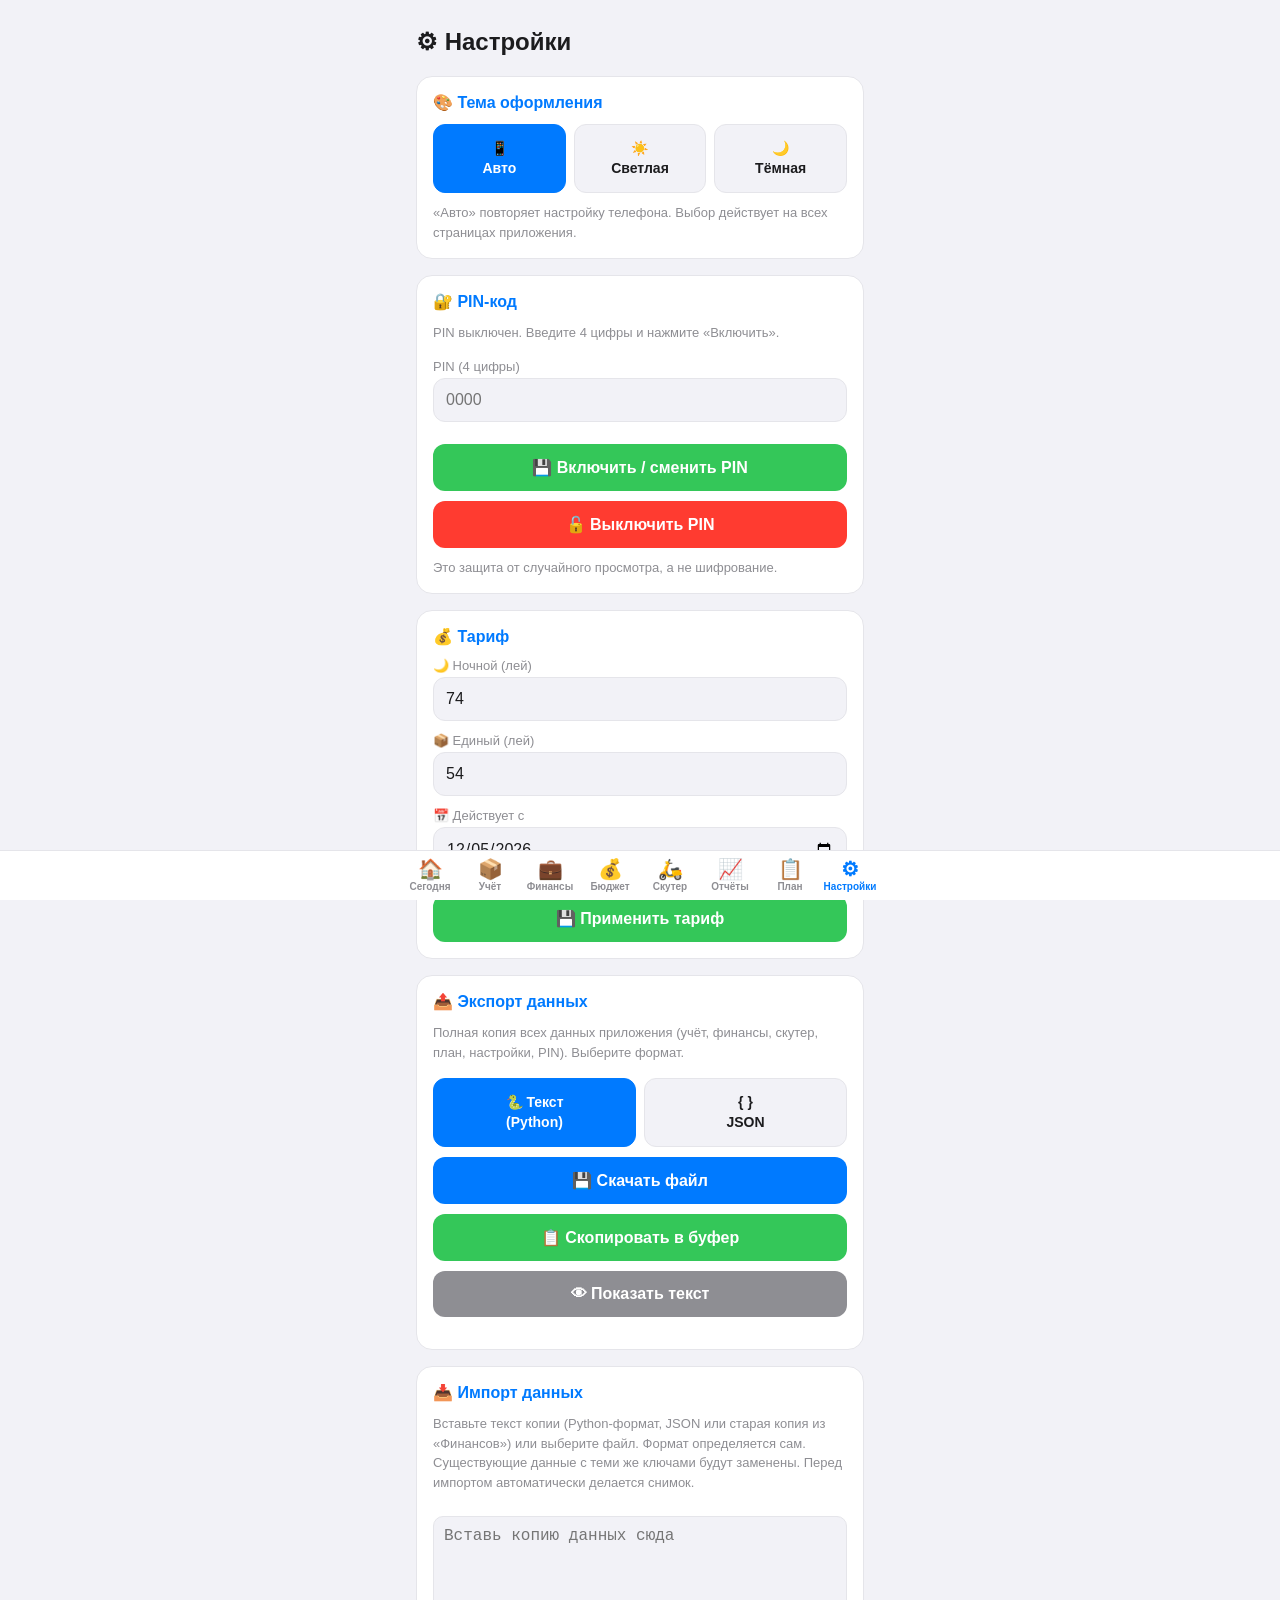
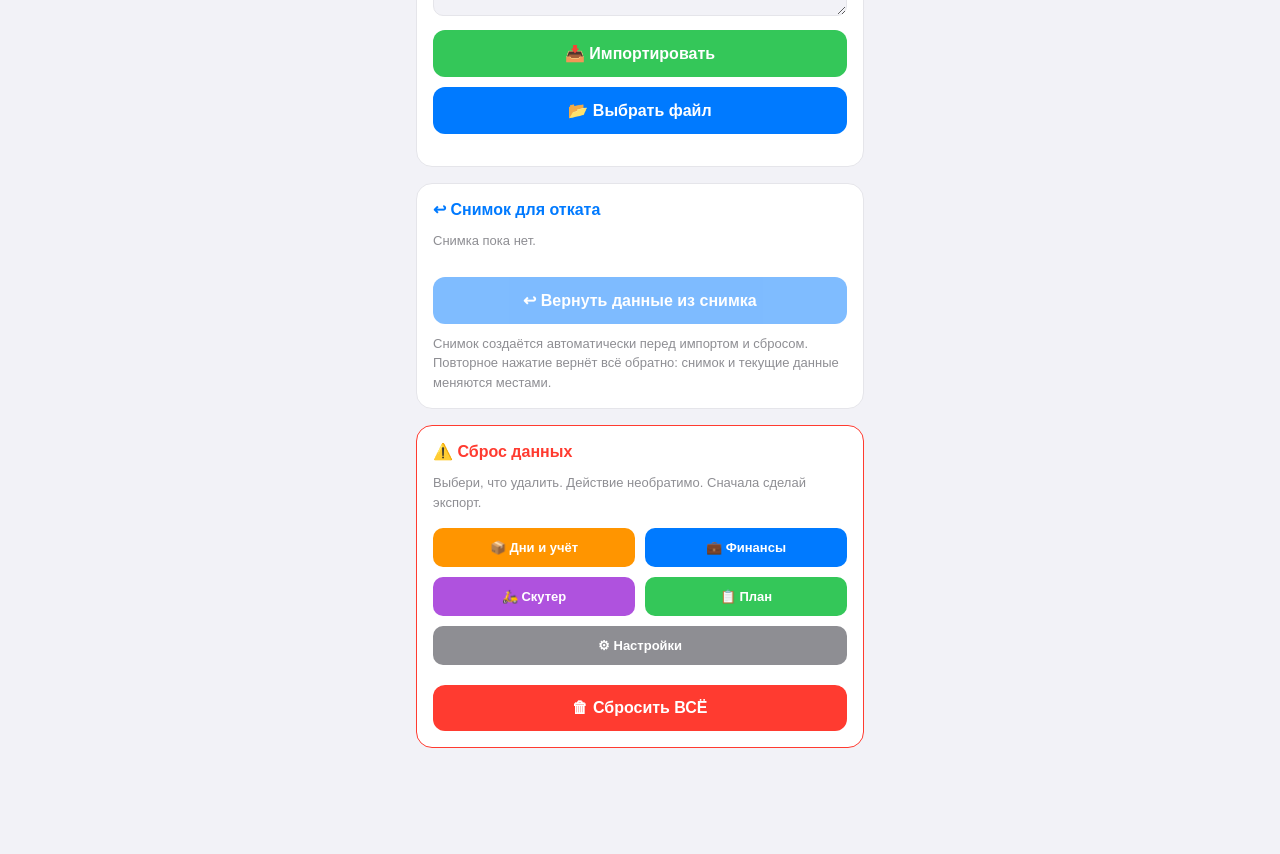
<file: settings.html>
<!doctype html>
<html lang="ru">
<head>
  <meta charset="UTF-8">
  <meta name="viewport" content="width=device-width, initial-scale=1.0, viewport-fit=cover">
  <title>⚙ Настройки</title>
  <link rel="stylesheet" href="css/theme.css">
  <link rel="stylesheet" href="css/components.css">
  <style>
    .container { max-width: 480px; margin: 0 auto; padding: 16px; padding-bottom: 90px; }
    .header { margin-bottom: 20px; }
    .header h1 { font-size: 24px; }
    .card { background: var(--panel); border-radius: 16px; padding: 16px; margin-bottom: 16px; border: 1px solid var(--border); }
    .card h3 { font-size: 16px; margin-bottom: 12px; color: var(--accent); }
    .form-group { margin-bottom: 12px; }
    .form-group label { display: block; font-size: 13px; color: var(--text-dim); margin-bottom: 4px; }
    .form-control { width: 100%; padding: 12px; border: 1.5px solid var(--border); border-radius: 12px; background: var(--bg); color: var(--text); font-size: 16px; }
    .btn-save { width: 100%; padding: 14px; font-size: 16px; border-radius: 12px; background: var(--green); color: white; border: none; font-weight: 700; margin-top: 10px; cursor: pointer; }
    .btn-blue { width: 100%; padding: 14px; font-size: 16px; border-radius: 12px; background: var(--accent); color: white; border: none; font-weight: 700; margin-top: 10px; cursor: pointer; }
    .btn-danger { width: 100%; padding: 14px; font-size: 16px; border-radius: 12px; background: var(--red); color: white; border: none; font-weight: 700; margin-top: 10px; cursor: pointer; }
    .hint { font-size: 13px; color: var(--text-dim); margin-bottom: 16px; line-height: 1.5; }
    .file-input { display: none; }
    .file-label { display: block; padding: 14px; background: var(--accent); color: #fff; text-align: center; border-radius: 12px; font-weight: 700; cursor: pointer; margin-top: 10px; }
    .btn-grid { display: grid; grid-template-columns: 1fr 1fr; gap: 10px; margin-top: 10px; }
    .btn-sm-reset { padding: 12px; font-size: 13px; border-radius: 10px; border: none; font-weight: 600; cursor: pointer; color: #fff; }
    .theme-seg { display: grid; grid-template-columns: repeat(3, 1fr); gap: 8px; }
    .theme-seg button { padding: 14px 6px; border-radius: 12px; border: 1.5px solid var(--border); background: var(--bg); color: var(--text); font-size: 14px; font-weight: 600; cursor: pointer; line-height: 1.4; }
    .theme-seg button.on { background: var(--accent); border-color: var(--accent); color: #fff; }
    textarea { width: 100%; min-height: 100px; font-family: monospace; font-size: 12px; padding: 10px; border-radius: 10px; background: var(--bg); border: 1px solid var(--border); color: var(--text); margin-top: 8px; }
  </style>
</head>
<body>
<div class="container">
  <div class="header">
    <h1>⚙ Настройки</h1>
  </div>

  <!-- Тема -->
  <div class="card">
    <h3>🎨 Тема оформления</h3>
    <div class="theme-seg" id="themeSeg">
      <button data-mode="system" onclick="setTheme('system')">📱<br>Авто</button>
      <button data-mode="light" onclick="setTheme('light')">☀️<br>Светлая</button>
      <button data-mode="dark" onclick="setTheme('dark')">🌙<br>Тёмная</button>
    </div>
    <p class="hint" style="margin: 10px 0 0;">«Авто» повторяет настройку телефона. Выбор действует на всех страницах приложения.</p>
  </div>

  <!-- PIN -->
  <div class="card">
    <h3>🔐 PIN-код</h3>
    <p class="hint" id="pinState"></p>
    <div class="form-group">
      <label>PIN (4 цифры)</label>
      <input type="text" id="newPin" maxlength="4" inputmode="numeric" class="form-control" placeholder="0000">
    </div>
    <button class="btn-save" onclick="savePin()">💾 Включить / сменить PIN</button>
    <button class="btn-danger" onclick="disablePin()">🔓 Выключить PIN</button>
    <p class="hint" style="margin: 10px 0 0;">Это защита от случайного просмотра, а не шифрование.</p>
  </div>

  <!-- Тариф -->
  <div class="card">
    <h3>💰 Тариф</h3>
    <div class="form-group">
      <label>🌙 Ночной (лей)</label>
      <input type="number" id="tariffNight" class="form-control" placeholder="74">
    </div>
    <div class="form-group">
      <label>📦 Единый (лей)</label>
      <input type="number" id="tariffAp" class="form-control" placeholder="54">
    </div>
    <div class="form-group">
      <label>📅 Действует с</label>
      <input type="date" id="tariffDate" class="form-control">
    </div>
    <button class="btn-save" onclick="saveTariff()">💾 Применить тариф</button>
  </div>

  <!-- Экспорт -->
  <div class="card">
    <h3>📤 Экспорт данных</h3>
    <p class="hint">Полная копия всех данных приложения (учёт, финансы, скутер, план, настройки, PIN). Выберите формат.</p>
    <div class="theme-seg" id="fmtSeg" style="grid-template-columns: repeat(2, 1fr);">
      <button data-fmt="py" onclick="setFmt('py')">🐍 Текст<br>(Python)</button>
      <button data-fmt="json" onclick="setFmt('json')">{ }<br>JSON</button>
    </div>
    <button class="btn-blue" onclick="downloadExport()">💾 Скачать файл</button>
    <button class="btn-save" onclick="copyExport()">📋 Скопировать в буфер</button>
    <button class="btn-save" style="background: var(--text-dim);" onclick="showExport()">👁 Показать текст</button>
    <textarea id="exportBox" readonly style="display:none" placeholder="Здесь появится копия данных"></textarea>
    <div id="exportStatus" class="hint" style="margin-top:10px;"></div>
  </div>

  <!-- Импорт -->
  <div class="card">
    <h3>📥 Импорт данных</h3>
    <p class="hint">Вставьте текст копии (Python-формат, JSON или старая копия из «Финансов») или выберите файл. Формат определяется сам. Существующие данные с теми же ключами будут заменены. Перед импортом автоматически делается снимок.</p>
    <textarea id="importBox" placeholder="Вставь копию данных сюда"></textarea>
    <button class="btn-save" onclick="importFromText()">📥 Импортировать</button>

    <label for="fileInput" class="file-label">📂 Выбрать файл</label>
    <input type="file" id="fileInput" class="file-input" accept=".json,.txt,.py,text/plain,application/json" onchange="handleFile(this)">
    <div id="importStatus" class="hint" style="margin-top:10px;"></div>
  </div>

  <!-- Откат -->
  <div class="card">
    <h3>↩ Снимок для отката</h3>
    <p class="hint" id="snapInfo"></p>
    <button class="btn-blue" id="snapBtn" onclick="restoreSnap()">↩ Вернуть данные из снимка</button>
    <p class="hint" style="margin: 10px 0 0;">Снимок создаётся автоматически перед импортом и сбросом. Повторное нажатие вернёт всё обратно: снимок и текущие данные меняются местами.</p>
  </div>

  <!-- Сброс -->
  <div class="card" style="border-color: var(--red);">
    <h3 style="color: var(--red);">⚠️ Сброс данных</h3>
    <p class="hint">Выбери, что удалить. Действие необратимо. Сначала сделай экспорт.</p>
    <div class="btn-grid">
      <button class="btn-sm-reset" style="background: var(--orange);" onclick="resetSection('days')">📦 Дни и учёт</button>
      <button class="btn-sm-reset" style="background: var(--accent);" onclick="resetSection('fin')">💼 Финансы</button>
      <button class="btn-sm-reset" style="background: var(--purple);" onclick="resetSection('cash')">🛵 Скутер</button>
      <button class="btn-sm-reset" style="background: var(--green);" onclick="resetSection('plan')">📋 План</button>
      <button class="btn-sm-reset" style="background: var(--text-dim); grid-column: 1 / -1;" onclick="resetSection('settings')">⚙ Настройки</button>
    </div>
    <button class="btn-danger" onclick="resetAllData()" style="margin-top:20px;">🗑 Сбросить ВСЁ</button>
  </div>
</div>

<nav class="tabbar">
  <div class="in">
    <a href="today.html"><span>🏠</span>Сегодня</a>
<a href="index.html"><span>📦</span>Учёт</a>
    <a href="fin.html"><span>💼</span>Финансы</a>
    <a href="budget.html"><span>💰</span>Бюджет</a>
    <a href="cash.html"><span>🛵</span>Скутер</a>
    <a href="stats.html"><span>📈</span>Отчёты</a>
    <a href="plan.html"><span>📋</span>План</a>
    <a href="settings.html" class="active"><span>⚙</span>Настройки</a>
  </div>
</nav>

<script src="js/lib/storage.js"></script>
<script src="js/lib/ui.js"></script>
<script src="js/lib/notify.js"></script>
<script src="js/lib/theme.js"></script>
<script src="js/lib/pin.js"></script>
<script src="js/lib/backup.js"></script>
<script src="js/domain/state.js"></script>
<script src="js/domain/migrate.js"></script>
<script>Schema.run();</script>
<script src="js/domain/tariff.js"></script>
<script>
  Theme.init();
  const PREFIX = "uchot.v2.";

  // --- Тема ---
  function refreshThemeButtons() {
    const m = Theme.get();
    document.querySelectorAll("#themeSeg button").forEach(b => b.classList.toggle("on", b.dataset.mode === m));
  }
  function setTheme(mode) { Theme.set(mode); refreshThemeButtons(); }
  refreshThemeButtons();

  // --- PIN ---
  function refreshPin() {
    document.getElementById("pinState").textContent =
      AppStorage.get("pin_on", false) === true ? "PIN включён." : "PIN выключен. Введите 4 цифры и нажмите «Включить».";
  }
  function savePin() {
    const pin = document.getElementById("newPin").value.trim();
    if (!/^\d{4}$/.test(pin)) return Notify.error("PIN должен состоять из 4 цифр");
    AppStorage.set("pin", pin);
    AppStorage.set("pin_on", true);
    try { sessionStorage.setItem("appUnlocked", "true"); } catch (e) {}
    document.getElementById("newPin").value = "";
    refreshPin();
    Notify.show("✅ PIN включён");
  }
  function disablePin() {
    if (!confirm("Выключить PIN-код?")) return;
    AppStorage.set("pin_on", false);
    refreshPin();
    Notify.show("PIN выключен");
  }
  refreshPin();

  // --- Тариф ---
  function saveTariff() {
    const night = parseInt(document.getElementById("tariffNight").value);
    const ap = parseInt(document.getElementById("tariffAp").value);
    const date = document.getElementById("tariffDate").value;
    if (!(night > 0) || !(ap > 0)) return Notify.error("Введите цены");
    if (!date) return Notify.error("Укажите дату");
    Tariff.setNewRate(date, night, ap);
    Notify.show(`✅ Тариф с ${date}: 🌙${night} / 📦${ap}`);
  }

  // --- Экспорт / импорт: Python-текст и JSON (сборка копии — в backup.js) ---
  let exportFmt = "py";
  try { exportFmt = localStorage.getItem("export_fmt") === "json" ? "json" : "py"; } catch (e) {}
  function setFmt(f) {
    exportFmt = f;
    try { localStorage.setItem("export_fmt", f); } catch (e) {}
    refreshFmt();
    document.getElementById("exportBox").style.display = "none";
  }
  function refreshFmt() {
    document.querySelectorAll("#fmtSeg button").forEach(b => b.classList.toggle("on", b.dataset.fmt === exportFmt));
  }
  refreshFmt();

  // Литерал Python -> JSON (для импорта)
  function decodePyStr(v) {
    return v.replace(/\\([\s\S])/g, (m, c) => ({ n: "\n", t: "\t", r: "\r" })[c] || c);
  }
  function pyToJson(s) {
    let o = "", seg = "", i = 0;
    const flush = () => {
      o += seg.replace(/\bTrue\b/g, "true").replace(/\bFalse\b/g, "false").replace(/\bNone\b/g, "null").replace(/,(\s*[}\]])/g, "$1");
      seg = "";
    };
    while (i < s.length) {
      const c = s[i];
      if (c === "'" || c === '"') {
        flush();
        let j = i + 1, v = "";
        while (j < s.length && s[j] !== c) {
          if (s[j] === "\\" && j + 1 < s.length) { v += s[j] + s[j + 1]; j += 2; } else v += s[j++];
        }
        o += JSON.stringify(decodePyStr(v));
        i = j + 1;
      } else { seg += c; i++; }
    }
    flush();
    return o;
  }

  const buildExport = () => Backup.build(exportFmt);

  function setExportStatus(msg) { document.getElementById("exportStatus").textContent = msg; }

  function downloadExport() {
    const { text, count, ext, mime } = buildExport();
    if (!count) return Notify.error("Нет данных для экспорта");
    try {
      const blob = new Blob([text], { type: mime + ";charset=utf-8" });
      const url = URL.createObjectURL(blob);
      const a = document.createElement("a");
      a.href = url;
      a.download = `uchot-backup-${UI.date.local()}.${ext}`;
      document.body.appendChild(a);
      a.click();
      a.remove();
      setTimeout(() => URL.revokeObjectURL(url), 1000);
      Backup.mark();
      setExportStatus(`Файл создан. Ключей: ${count}. Если загрузка не началась — используй «Скопировать».`);
    } catch (e) {
      Notify.error("Не удалось создать файл: " + e.message);
    }
  }

  function showExport() {
    const { text, count } = buildExport();
    const box = document.getElementById("exportBox");
    box.value = text;
    box.style.display = "block";
    setExportStatus(`Ключей: ${count}`);
  }

  function copyExport() {
    const { text, count } = buildExport();
    if (!count) return Notify.error("Нет данных для экспорта");
    const box = document.getElementById("exportBox");
    box.value = text;
    box.style.display = "block";
    const fallback = () => { box.select(); box.setSelectionRange(0, text.length); setExportStatus("Выдели текст и скопируй вручную."); };
    try {
      navigator.clipboard.writeText(text).then(
        () => { Backup.mark(); Notify.show("✅ Скопировано"); setExportStatus(`Ключей: ${count}`); },
        fallback
      );
    } catch (e) { fallback(); }
  }

  // Копии из «Финансов» старого формата (блок «# >>> ДАННЫЕ НАЧАЛО») используют другие имена ключей
  const LEGACY_NAMES = { kohelki: "wallets", istorija: "ops" };
  function fromLegacy(data) {
    const g = n => data[PREFIX + n], out = {};
    Object.keys(data).forEach(k => {
      const n = k.slice(PREFIX.length);
      if (n === "kat_trat" || n === "kat_dohodov") return;
      out[PREFIX + (LEGACY_NAMES[n] || n)] = data[k];
    });
    if (g("kat_trat") || g("kat_dohodov")) out[PREFIX + "categories"] = { expense: g("kat_trat") || [], income: g("kat_dohodov") || [] };
    return out;
  }

  // Разбор копии: JSON ({"uchot.v2.ключ": ...}) или текст Python (ключ = значение)
  function parseBackup(text) {
    const t = text.trim();
    const legacy = t.includes("# >>> ДАННЫЕ НАЧАЛО");
    const data = {}, failed = [];
    if (t.startsWith("{")) {
      const obj = JSON.parse(t);
      for (const k in obj) if (k.startsWith(PREFIX)) data[k] = obj[k];
      return { data, failed, legacy: false };
    }
    t.split(/\r?\n/).forEach(line => {
      const m = line.match(/^([A-Za-z_]\w*)\s*=\s*(.+)$/);
      if (!m) return;
      try { data[PREFIX + m[1]] = JSON.parse(pyToJson(m[2].trim())); }
      catch (e) { failed.push(m[1]); }
    });
    return { data: legacy ? fromLegacy(data) : data, failed, legacy };
  }

  function importFromText() {
    const text = document.getElementById("importBox").value.trim();
    if (!text) return Notify.error("Вставь данные");
    try {
      const { data, failed, legacy } = parseBackup(text);
      const keys = Object.keys(data);
      if (!keys.length) return Notify.error("В данных нет ключей приложения");
      if (!confirm(`Заменить текущие данные? Будет записано ключей: ${keys.length}.`)) return;
      if (!Backup.ensureSnapshot()) return;
      // «Заменить»: сначала убираем ключи приложения, которых нет в копии (кроме снимка).
      // Копия «Финансов» старого формата содержит только часть данных — её дописываем поверх.
      if (!legacy) {
        AppStorage.keys().forEach(n => { if (!/^(snap_|backup_)/.test(n) && !((PREFIX + n) in data)) AppStorage.remove(n); });
      }
      keys.forEach(k => localStorage.setItem(k, JSON.stringify(data[k])));
      const warn = failed.length ? ` Не разобрано: ${failed.join(", ")}.` : "";
      document.getElementById("importStatus").textContent = `Импортировано ключей: ${keys.length}.${warn}`;
      Notify.show(`✅ Импортировано ключей: ${keys.length}. Перезагрузка...`);
      setTimeout(() => location.reload(), failed.length ? 3500 : 1000);
    } catch (e) {
      Notify.error("Ошибка разбора: " + e.message);
    }
  }

  function handleFile(input) {
    const file = input.files[0];
    if (!file) return;
    const reader = new FileReader();
    reader.onload = function(e) {
      document.getElementById("importBox").value = e.target.result;
      importFromText();
    };
    reader.readAsText(file);
  }

  // --- Сброс ---
  function resetSection(section) {
    const names = {
      days: "Дни учёта (календарь, заказы, лог, закрытые месяцы зарплаты)",
      fin: "Финансы (кошельки, операции, долги, кредиты)",
      cash: "Скутер (пробег, заправки, ТО)",
      plan: "План (месяцы, автозадачи, настройки плана)",
      settings: "Настройки смен, подмоги, тариф, PIN"
    };
    if (!confirm(`Удалить раздел «${names[section]}»? Это необратимо.`)) return;
    if (!Backup.ensureSnapshot()) return;

    let keysToRemove = [];
    if (section === "days") keysToRemove = ["days", "orders_log", "salary_closed"];
    else if (section === "fin") keysToRemove = [
      "wallets", "ops", "categories",
      "traty", "dohody", "byudzhety", "celi", "dolgi", "regulyarnye", "kredity", "kartki",
      "valyuty", "kursy", "lombard", "lombard_info", "aktivy", "arhiv",
      "debts", "goals", "budget_cfg", "budgets_m"
    ];
    else if (section === "cash") keysToRemove = ["scooter", "scooter_fuel", "mileage_log", "comp_oil", "comp_air_filter", "comp_belt", "comp_brakes", "scooter_expenses",
      "official_tech", "official_tax", "official_insurance", "scooter_undo"];
    else if (section === "plan") keysToRemove = ["plans", "plan", "plan_archive", "plan_cfg", "plan_auto_off"];
    else if (section === "settings") keysToRemove = ["shift", "help", "roster", "tariff", "pin", "pin_on"];

    keysToRemove.forEach(k => AppStorage.remove(k));
    Notify.show(`✅ Раздел «${names[section]}» удален`);
    setTimeout(() => location.reload(), 800);
  }

  function resetAllData() {
    if (!confirm("ВНИМАНИЕ! Удалить ВСЕ данные приложения?")) return;
    if (!Backup.ensureSnapshot()) return;
    Object.keys(localStorage).forEach(key => {
      if (key.startsWith(PREFIX) && !key.startsWith(PREFIX + "snap_")) localStorage.removeItem(key);
    });
    alert("Данные удалены. Перезагрузка.");
    location.reload();
  }

  // --- Снимок для отката ---
  function refreshSnap() {
    const i = Backup.snapshotInfo(), el = document.getElementById("snapInfo"), b = document.getElementById("snapBtn");
    if (!i) { el.textContent = "Снимка пока нет."; b.disabled = true; b.style.opacity = 0.5; return; }
    el.textContent = `Снимок от ${new Date(i.at).toLocaleString("ru-RU")}, ключей: ${i.count}.`;
    b.disabled = false; b.style.opacity = 1;
  }
  function restoreSnap() {
    const i = Backup.snapshotInfo();
    if (!i) return Notify.error("Снимка нет");
    if (!confirm(`Вернуть данные из снимка от ${new Date(i.at).toLocaleString("ru-RU")}? Текущие данные заменятся, но их можно вернуть повторным нажатием.`)) return;
    try {
      const n = Backup.restoreSnapshot();
      Notify.show(`✅ Возвращено ключей: ${n}. Перезагрузка...`);
      setTimeout(() => location.reload(), 1000);
    } catch (e) { Notify.error(e.message); }
  }
  refreshSnap();

  // Инициализация тарифа
  const rates = Tariff.getForDate(UI.date.local());
  document.getElementById("tariffNight").value = rates.night;
  document.getElementById("tariffAp").value = rates.ap;
  document.getElementById("tariffDate").value = UI.date.local();
</script>
</body>
</html>
</file>
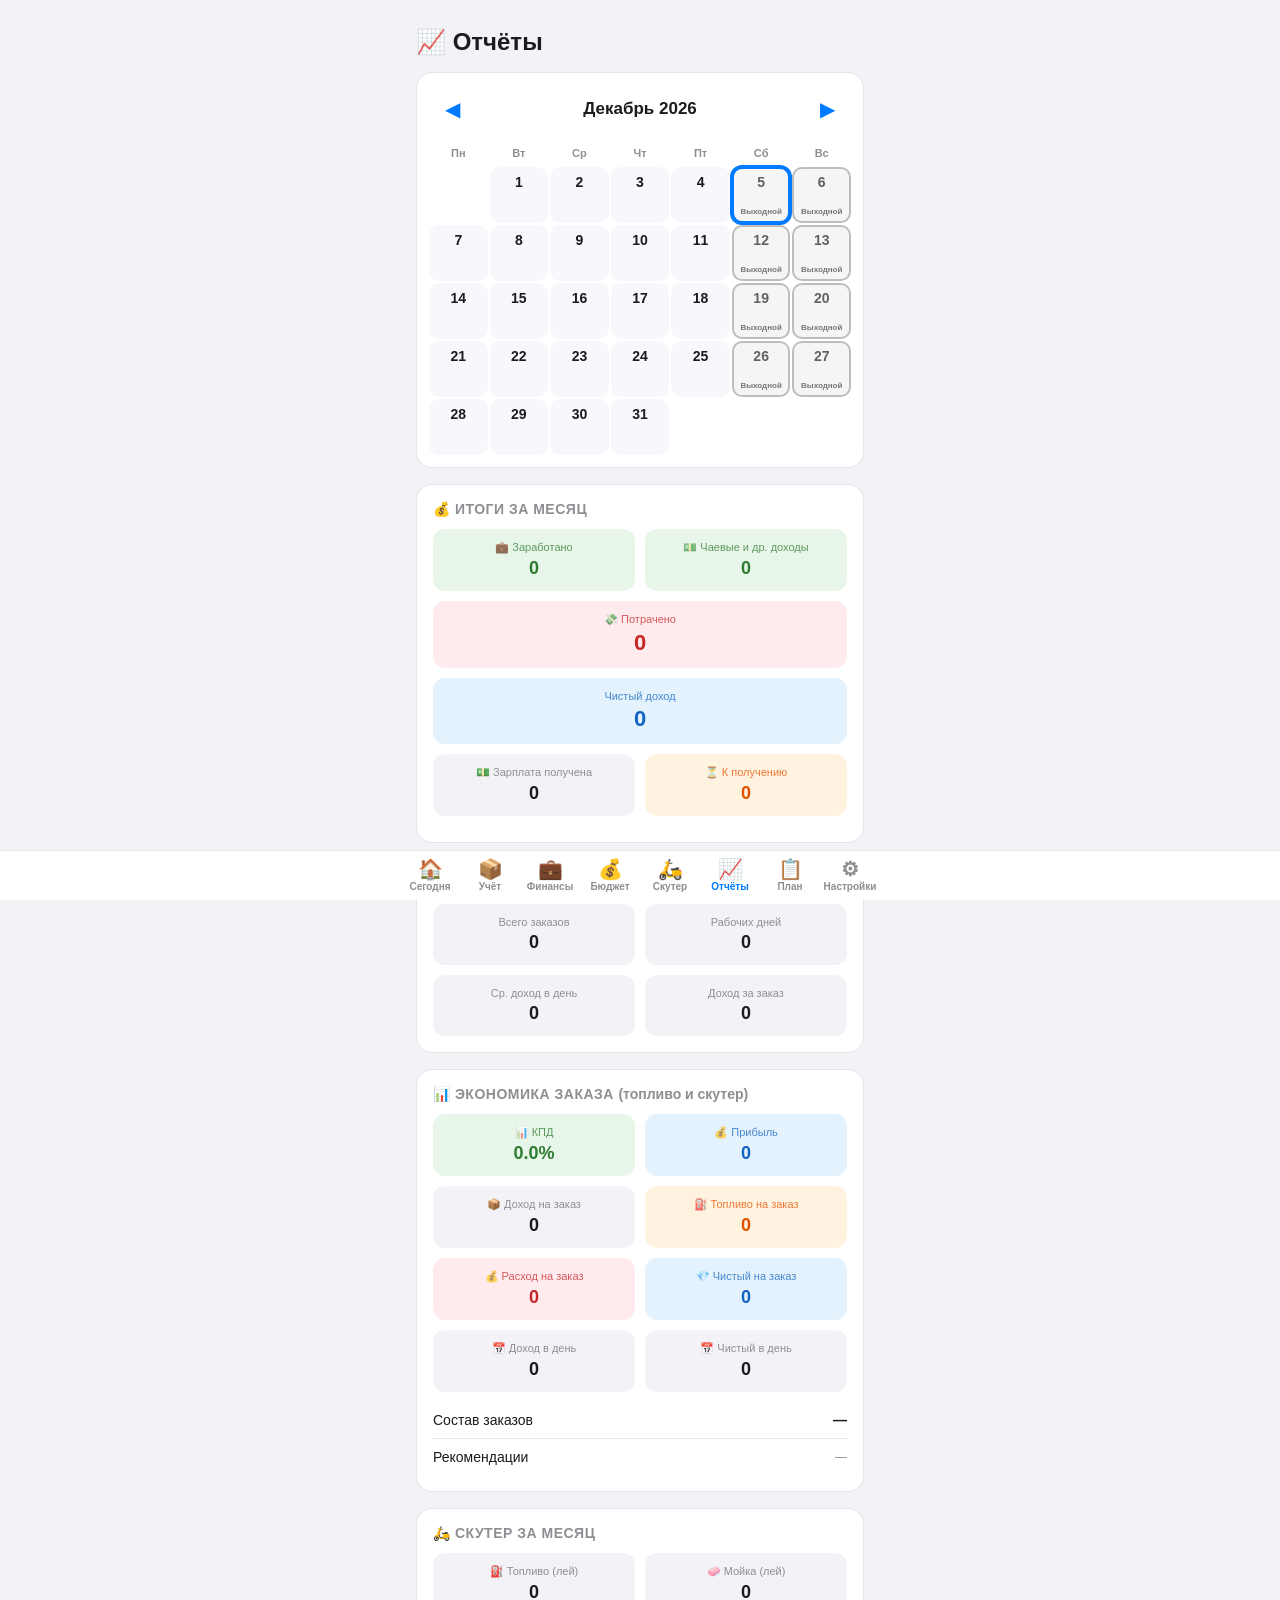
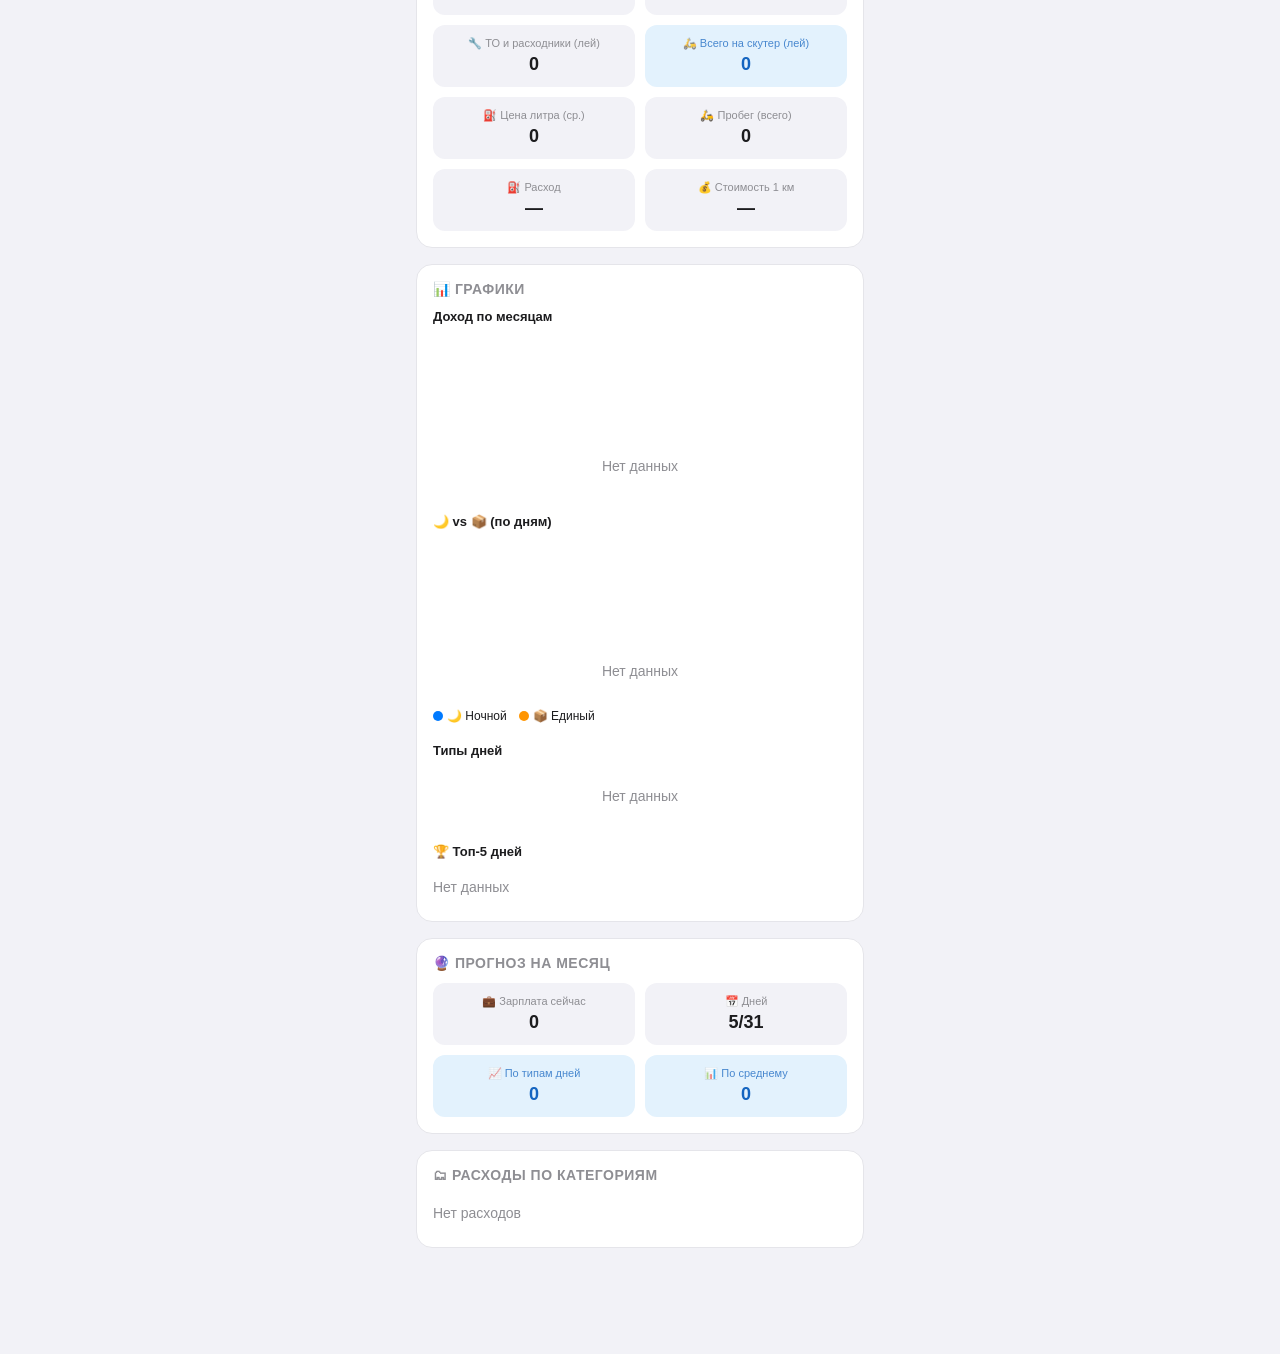
<file: stats.html>
<!doctype html>
<html lang="ru">
<head>
  <meta charset="UTF-8">
  <meta name="viewport" content="width=device-width, initial-scale=1.0, viewport-fit=cover">
  <title>📈 Отчёты</title>
  <link rel="stylesheet" href="css/theme.css">
  <link rel="stylesheet" href="css/components.css">
  <style>
    .container { max-width: 480px; margin: 0 auto; padding: 16px; padding-top: 16px; padding-bottom: 90px; }
    .header { display: flex; justify-content: space-between; align-items: center; margin-bottom: 16px; }
    .header h1 { font-size: 24px; }

    .card { background: var(--panel); border-radius: 16px; padding: 16px; margin-bottom: 16px; border: 1px solid var(--border); }
    .card h3 { font-size: 14px; margin-bottom: 12px; color: var(--text-dim); text-transform: uppercase; letter-spacing: 0.5px; }
    .card h4 { font-size: 13px; font-weight: 600; margin: 20px 0 10px; }
    .card h4:first-of-type { margin-top: 0; }

    .stat-grid { display: grid; grid-template-columns: 1fr 1fr; gap: 10px; }
    .stat-item { background: var(--bg); padding: 12px; border-radius: 12px; text-align: center; min-width: 0; }
    .stat-label { font-size: 11px; color: var(--text-dim); margin-bottom: 4px; display: block; }
    .stat-val { font-size: 18px; font-weight: 700; overflow-wrap: anywhere; }
    .stat-item.wide { grid-column: 1 / -1; }
    .stat-item.wide .stat-val { font-size: 22px; }

    .stat-item.green { background: #e8f5e9; color: #2e7d32; }
    .stat-item.red { background: #ffebee; color: #c62828; }
    .stat-item.blue { background: #e3f2fd; color: #1565c0; }
    .stat-item.orange { background: #fff3e0; color: #e65100; }
    .stat-item.green .stat-label, .stat-item.red .stat-label, .stat-item.blue .stat-label, .stat-item.orange .stat-label { color: inherit; opacity: .75; }
    :root[data-theme="dark"] .stat-item.green { background: #1a2a1a; color: #66bb6a; }
    :root[data-theme="dark"] .stat-item.red { background: #2a1414; color: #ef9a9a; }
    :root[data-theme="dark"] .stat-item.blue { background: #1a2a3a; color: #90caf9; }
    :root[data-theme="dark"] .stat-item.orange { background: #2a1a0a; color: #ffa726; }

    .list-row { display: flex; justify-content: space-between; align-items: center; gap: 12px; padding: 10px 0; border-bottom: 1px solid var(--border); font-size: 14px; }
    .list-row:last-child { border-bottom: none; }
    .list-row.muted { color: var(--text-dim); }
    .neg { color: var(--red, #c62828); }
    .pos { color: var(--green, #2e7d32); }
    .total-row { font-size: 16px; border-top: 2px solid var(--border); margin-top: 4px; }
    .total-row b { color: var(--red, #c62828); }
    .note { font-size: 12px; color: var(--text-dim); margin-top: 10px; line-height: 1.4; }

    /* Календарь */
    .calendar-section { background: var(--panel); border-radius: 16px; padding: 16px 12px 12px; margin-bottom: 16px; border: 1px solid var(--border); }
    .calendar-header { display: flex; justify-content: space-between; align-items: center; margin-bottom: 12px; padding: 0 4px; }
    .calendar-header h2 { font-size: 17px; font-weight: 600; margin: 0; }
    .nav-btn { background: none; border: none; font-size: 20px; color: var(--accent); cursor: pointer; padding: 8px 12px; border-radius: 8px; width: auto; }
    .calendar { display: grid; grid-template-columns: repeat(7, 1fr); gap: 2px; }
    .day-name { padding: 6px 0; text-align: center; font-size: 11px; font-weight: 600; color: var(--text-dim); margin: 0; }
    .day { background: var(--subtle-bg); padding: 4px 2px; text-align: center; border-radius: 10px; cursor: pointer; min-height: 56px; display: flex; flex-direction: column; justify-content: space-between; font-size: 12px; border: 2px solid transparent; min-width: 0; color: var(--text); transition: transform .1s; }
    .day:active { transform: scale(0.95); }
    .day.selected, .day.today { border-color: var(--accent) !important; box-shadow: 0 0 0 2px var(--accent); }
    .day-number { font-weight: 600; font-size: 14px; line-height: 1.3; }
    .day-label { font-size: 8px; font-weight: 600; opacity: .85; line-height: 1.2; white-space: nowrap; overflow: hidden; text-overflow: ellipsis; }
    .orders-info { font-size: 9px; opacity: .8; line-height: 1.2; }
    .total-info { font-size: 10px; font-weight: 600; color: var(--accent); }
    .day.empty { background: transparent; border: none; cursor: default; min-height: 30px; }
    .day.work { background: #e8f5e9; border-color: #43a047; color: #2e7d32; }
    .day.short { background: #fff3e0; border-color: #fb8c00; color: #e65100; }
    .day.replace { background: #f3e5f5; border-color: #8e24aa; color: #7b1fa2; }
    .day.short_replace { background: #fff8e1; border-color: #f9a825; color: #f57f17; border-style: dashed; }
    .day.help { background: #e3f2fd; border-color: #1e88e5; color: #1565c0; }
    .day.weekend { background: #f5f5f5; border-color: #bdbdbd; color: #616161; }
    :root[data-theme="dark"] .day.work { background: #1a2a1a; border-color: #2e7d32; color: #66bb6a; }
    :root[data-theme="dark"] .day.short { background: #2a1a0a; border-color: #e65100; color: #ffa726; }
    :root[data-theme="dark"] .day.replace { background: #2a1a2a; border-color: #7b1fa2; color: #ab47bc; }
    :root[data-theme="dark"] .day.short_replace { background: #2a2a0a; border-color: #f9a825; color: #ffca28; }
    :root[data-theme="dark"] .day.help { background: #1a2a3a; border-color: #1565c0; color: #42a5f5; }
    :root[data-theme="dark"] .day.weekend { background: #1c1c1e; border-color: #3a3a3c; color: #8e8e93; }

    /* Графики */
    .chart-container { position: relative; height: 160px; display: flex; align-items: flex-end; gap: 4px; padding-top: 20px; overflow-x: auto; }
    .chart-bar-wrap { flex: 1; min-width: 20px; display: flex; flex-direction: column; align-items: center; justify-content: flex-end; height: 100%; }
    .chart-bar { width: 100%; background: var(--accent); border-radius: 4px 4px 0 0; transition: height 0.3s; min-height: 2px; }
    .chart-val { font-size: 9px; color: var(--text-dim); margin-bottom: 2px; white-space: nowrap; }
    .chart-label { font-size: 10px; color: var(--text-dim); margin-top: 4px; text-align: center; }
    .chart-empty { color: var(--text-dim); text-align: center; padding: 20px; width: 100%; font-size: 14px; }
    .pie-legend { display: flex; flex-wrap: wrap; gap: 8px 12px; margin-top: 10px; font-size: 12px; }
    .pie-legend span { display: flex; align-items: center; gap: 4px; }
    .pie-legend i { width: 10px; height: 10px; border-radius: 50%; display: inline-block; }
    .pie { width: 150px; height: 150px; border-radius: 50%; margin: 0 auto; }

    .btn-close { width: 100%; padding: 12px; border-radius: 12px; background: var(--border); color: var(--text); border: none; font-weight: 600; margin-top: 10px; cursor: pointer; }
  </style>
</head>
<body>
<div class="container">
  <div class="header">
    <h1>📈 Отчёты</h1>
  </div>

  <!-- Календарь -->
  <div class="calendar-section">
    <div class="calendar-header">
      <button class="nav-btn" onclick="changeMonth(-1)" aria-label="Предыдущий месяц">◀</button>
      <h2 id="currentMonth">—</h2>
      <button class="nav-btn" onclick="changeMonth(1)" aria-label="Следующий месяц">▶</button>
    </div>
    <div id="calendar" class="calendar"></div>
  </div>

  <!-- Статистика за день -->
  <div id="dayStatsContainer" style="display: none;">
    <div class="card" style="border: 2px solid var(--accent);">
      <h3 id="dayStatsTitle" style="color: var(--accent);">Статистика за день</h3>
      <div class="stat-grid" style="margin-bottom: 12px;">
        <div class="stat-item green"><span class="stat-label">💼 Заработано</span><span class="stat-val" id="daySalary">0</span></div>
        <div class="stat-item green"><span class="stat-label">💵 Чаевые и др. доходы</span><span class="stat-val" id="dayIncome">0</span></div>
        <div class="stat-item red wide"><span class="stat-label">💸 Потрачено</span><span class="stat-val" id="dayExpenses">0</span></div>
        <div class="stat-item blue wide"><span class="stat-label">Чистый доход</span><span class="stat-val" id="dayNet">0</span></div>
      </div>
      <div class="stat-grid">
        <div class="stat-item"><span class="stat-label">🌙 Ночной</span><span class="stat-val" id="dayNight">0</span></div>
        <div class="stat-item"><span class="stat-label">📦 Единый</span><span class="stat-val" id="dayAp">0</span></div>
      </div>
      <div style="margin-top: 12px;" id="dayOpsList"></div>
      <button class="btn-close" onclick="closeDayStats()">Закрыть</button>
    </div>
  </div>

  <!-- Итоги месяца -->
  <div class="card">
    <h3>💰 Итоги за месяц</h3>
    <div class="stat-grid">
      <div class="stat-item green"><span class="stat-label">💼 Заработано</span><span class="stat-val" id="statSalary">0</span></div>
      <div class="stat-item green"><span class="stat-label">💵 Чаевые и др. доходы</span><span class="stat-val" id="statIncome">0</span></div>
      <div class="stat-item red wide"><span class="stat-label">💸 Потрачено</span><span class="stat-val" id="statExpenses">0</span></div>
      <div class="stat-item blue wide"><span class="stat-label">Чистый доход</span><span class="stat-val" id="statNet">0</span></div>
      <div class="stat-item"><span class="stat-label">💵 Зарплата получена</span><span class="stat-val" id="statSalRecv">0</span></div>
      <div class="stat-item orange"><span class="stat-label">⏳ К получению</span><span class="stat-val" id="statSalDue">0</span></div>
    </div>
    <div class="note" id="statNote"></div>
  </div>

  <!-- Заказы и эффективность -->
  <div class="card">
    <h3>📦 Заказы и эффективность</h3>
    <div class="stat-grid">
      <div class="stat-item"><span class="stat-label">Всего заказов</span><span class="stat-val" id="statOrders">0</span></div>
      <div class="stat-item"><span class="stat-label">Рабочих дней</span><span class="stat-val" id="statWorkDays">0</span></div>
      <div class="stat-item"><span class="stat-label">Ср. доход в день</span><span class="stat-val" id="statAvgDay">0</span></div>
      <div class="stat-item"><span class="stat-label">Доход за заказ</span><span class="stat-val" id="statAvgOrder">0</span></div>
    </div>
  </div>

  <!-- Экономика заказа -->
  <div class="card">
    <h3>📊 Экономика заказа <span style="text-transform:none;letter-spacing:0">(топливо и скутер)</span></h3>
    <div class="stat-grid">
      <div class="stat-item green"><span class="stat-label">📊 КПД</span><span class="stat-val" id="ecoKpd">0%</span></div>
      <div class="stat-item blue"><span class="stat-label">💰 Прибыль</span><span class="stat-val" id="ecoProfit">0</span></div>
      <div class="stat-item"><span class="stat-label">📦 Доход на заказ</span><span class="stat-val" id="ecoIncPerOrder">0</span></div>
      <div class="stat-item orange"><span class="stat-label">⛽ Топливо на заказ</span><span class="stat-val" id="ecoFuelPerOrder">0</span></div>
      <div class="stat-item red"><span class="stat-label">💰 Расход на заказ</span><span class="stat-val" id="ecoExpPerOrder">0</span></div>
      <div class="stat-item blue"><span class="stat-label">💎 Чистый на заказ</span><span class="stat-val" id="ecoNetPerOrder">0</span></div>
      <div class="stat-item"><span class="stat-label">📅 Доход в день</span><span class="stat-val" id="ecoIncPerDay">0</span></div>
      <div class="stat-item"><span class="stat-label">📅 Чистый в день</span><span class="stat-val" id="ecoNetPerDay">0</span></div>
    </div>
    <div class="list-row" style="margin-top:10px"><span>Состав заказов</span><span id="ecoMix" style="font-weight:600">—</span></div>
    <div class="list-row"><span>Рекомендации</span><span id="ecoTips" style="font-size:12px;color:var(--text-dim);text-align:right">—</span></div>
  </div>

  <!-- Скутер -->
  <div class="card">
    <h3>🛵 Скутер за месяц</h3>
    <div class="stat-grid">
      <div class="stat-item"><span class="stat-label">⛽ Топливо (лей)</span><span class="stat-val" id="statFuelCost">0</span></div>
      <div class="stat-item"><span class="stat-label">🧼 Мойка (лей)</span><span class="stat-val" id="statWashCost">0</span></div>
      <div class="stat-item"><span class="stat-label">🔧 ТО и расходники (лей)</span><span class="stat-val" id="statServiceCost">0</span></div>
      <div class="stat-item blue"><span class="stat-label">🛵 Всего на скутер (лей)</span><span class="stat-val" id="statScooterTotal">0</span></div>
      <div class="stat-item"><span class="stat-label">⛽ Цена литра (ср.)</span><span class="stat-val" id="statPrice">0</span></div>
      <div class="stat-item"><span class="stat-label" id="statKmLabel">🛵 Пробег</span><span class="stat-val" id="statKm">0</span></div>
      <div class="stat-item"><span class="stat-label">⛽ Расход</span><span class="stat-val" id="statCons">0</span></div>
      <div class="stat-item"><span class="stat-label">💰 Стоимость 1 км</span><span class="stat-val" id="statCostKm">0</span></div>
    </div>
  </div>

  <!-- Графики -->
  <div class="card">
    <h3>📊 Графики</h3>
    <h4>Доход по месяцам</h4>
    <div class="chart-container" id="chartMonths"></div>

    <h4>🌙 vs 📦 (по дням)</h4>
    <div class="chart-container" id="chartNightAp"></div>
    <div class="pie-legend">
      <span><i style="background:#007aff"></i> 🌙 Ночной</span>
      <span><i style="background:#ff9500"></i> 📦 Единый</span>
    </div>

    <h4>Типы дней</h4>
    <div id="pieTypes"></div>

    <h4>🏆 Топ-5 дней</h4>
    <div id="topDaysList"></div>
  </div>

  <!-- Прогноз -->
  <div class="card">
    <h3>🔮 Прогноз на месяц</h3>
    <div class="stat-grid">
      <div class="stat-item"><span class="stat-label">💼 Зарплата сейчас</span><span class="stat-val" id="forecastSalary">0</span></div>
      <div class="stat-item"><span class="stat-label">📅 Дней</span><span class="stat-val" id="forecastDays">0/0</span></div>
      <div class="stat-item blue"><span class="stat-label">📈 По типам дней</span><span class="stat-val" id="forecastByType">0</span></div>
      <div class="stat-item blue"><span class="stat-label">📊 По среднему</span><span class="stat-val" id="forecastByAvg">0</span></div>
    </div>
  </div>

  <!-- Категории расходов -->
  <div class="card">
    <h3>🗂 Расходы по категориям</h3>
    <div id="categoryList"></div>
  </div>
</div>

<nav class="tabbar">
  <div class="in">
    <a href="today.html"><span>🏠</span>Сегодня</a>
<a href="index.html"><span>📦</span>Учёт</a>
    <a href="fin.html"><span>💼</span>Финансы</a>
  <a href="budget.html"><span>💰</span>Бюджет</a>
    <a href="cash.html"><span>🛵</span>Скутер</a>
    <a href="stats.html" class="active"><span>📈</span>Отчёты</a>
    <a href="plan.html"><span>📋</span>План</a>
    <a href="settings.html"><span>⚙</span>Настройки</a>
  </div>
</nav>

<script src="js/lib/storage.js"></script>
<script src="js/lib/ui.js"></script>
<script src="js/lib/theme.js"></script>
<script src="js/lib/pin.js"></script>
<script src="js/domain/state.js"></script>
<script src="js/domain/migrate.js"></script>
<script>Schema.run();</script>
<script src="js/domain/selectors.js"></script>
<script>
  Theme.init();
  let currentDate = new Date();
  let selectedDate = null;

  const MONTHS = ["Январь", "Февраль", "Март", "Апрель", "Май", "Июнь", "Июль", "Август", "Сентябрь", "Октябрь", "Ноябрь", "Декабрь"];
  const MONTHS_SHORT = ["Янв", "Фев", "Мар", "Апр", "Май", "Июн", "Июл", "Авг", "Сен", "Окт", "Ноя", "Дек"];
  const DAY_LABELS = { work: "Рабочий", help: "Подмога", short: "Короткий", replace: "Замена", short_replace: "Кор.замена", weekend: "Выходной" };

  const getDayLabel = t => DAY_LABELS[t] || "";
  const num = v => Number(v) || 0;
  const fmt = v => UI.fmt(v);
  const esc = s => UI.esc(String(s ?? ""));
  const $ = id => document.getElementById(id);
  const setText = (id, v) => { const el = $(id); if (el) el.textContent = v; };
  const pad = n => String(n).padStart(2, "0");
  const fmtDate = ds => UI.date.ru(ds);
  const isExpense = Calc.isExpense;
  // Прочие доходы (чаевые и т.д.). «Зарплата» исключена — она уже учтена по дням.
  const isIncome = Calc.isIncome;
  const catHas = (o, word) => String(o.cat || "").includes(word);

  const getOps = () => Calc.ops();

  function changeMonth(dir) {
    currentDate = new Date(currentDate.getFullYear(), currentDate.getMonth() + dir, 1);
    selectedDate = null;
    $("dayStatsContainer").style.display = "none";
    render();
  }

  function closeDayStats() {
    $("dayStatsContainer").style.display = "none";
    selectedDate = null;
    render();
  }

  function selectDay(ds) {
    selectedDate = ds;
    const rec = State.getDays()[ds] || { type: "weekend", night: 0, ap: 0, total: 0 };
    const dayOps = getOps().filter(o => o.date === ds);
    const ops = dayOps.filter(isExpense);
    const incOps = dayOps.filter(isIncome);
    const expenses = ops.reduce((s, o) => s + Math.abs(num(o.amount)), 0);
    const income = incOps.reduce((s, o) => s + Math.abs(num(o.amount)), 0);
    const salary = num(rec.total);
    const net = salary + income - expenses;

    setText("dayStatsTitle", `Статистика за ${fmtDate(ds)} (${getDayLabel(rec.type)})`);
    setText("daySalary", fmt(salary));
    setText("dayIncome", fmt(income));
    setText("dayExpenses", fmt(expenses));
    setText("dayNet", fmt(net));
    setText("dayNight", num(rec.night));
    setText("dayAp", num(rec.ap));

    const rows = (list, cls, sign) => list.map(o =>
      `<div class="list-row"><span>${esc(o.cat)}</span><b class="${cls}">${sign}${fmt(Math.abs(num(o.amount)))} лей</b></div>`).join("");
    $("dayOpsList").innerHTML =
      (incOps.length ? `<b>Доходы дня:</b>` + rows(incOps, "pos", "+") : "") +
      (ops.length ? `<b style="display:block;margin-top:8px">Траты дня:</b>` + rows(ops, "neg", "−") : "") +
      (!incOps.length && !ops.length ? `<div class="list-row muted">Нет доходов и трат</div>` : "");

    $("dayStatsContainer").style.display = "block";
    render();
    $("dayStatsContainer").scrollIntoView({ behavior: "smooth", block: "nearest" });
  }

  function drawBarChart(id, labels, values, color = "var(--accent)") {
    const el = $(id);
    if (!el) return;
    if (!values.length) { el.innerHTML = `<div class="chart-empty">Нет данных</div>`; return; }
    const max = Math.max(1, ...values);
    el.innerHTML = labels.map((l, i) => {
      const h = (values[i] / max) * 100;
      return `<div class="chart-bar-wrap"><div class="chart-val">${fmt(values[i])}</div><div class="chart-bar" style="height:${h}%; background:${color}"></div><div class="chart-label">${esc(l)}</div></div>`;
    }).join("");
  }

  function drawGroupedChart(id, labels, s1, s2) {
    const el = $(id);
    if (!el) return;
    if (!labels.length) { el.innerHTML = `<div class="chart-empty">Нет данных</div>`; return; }
    const max = Math.max(1, ...s1, ...s2);
    el.innerHTML = labels.map((l, i) => {
      const h1 = (s1[i] / max) * 100, h2 = (s2[i] / max) * 100;
      return `<div class="chart-bar-wrap">
        <div style="display:flex; gap:2px; width:100%; height:100%; align-items:flex-end">
          <div class="chart-bar" style="height:${h1}%; background:#007aff"></div>
          <div class="chart-bar" style="height:${h2}%; background:#ff9500"></div>
        </div>
        <div class="chart-label">${esc(l)}</div>
      </div>`;
    }).join("");
  }

  function drawPie(id, data) {
    const el = $(id);
    if (!el) return;
    data = data.filter(d => d.value > 0);
    const total = data.reduce((s, d) => s + d.value, 0);
    if (total === 0) { el.innerHTML = `<div class="chart-empty">Нет данных</div>`; return; }

    let conic = [], angle = 0;
    data.forEach(d => {
      const deg = (d.value / total) * 360;
      conic.push(`${d.color} ${angle}deg ${angle + deg}deg`);
      angle += deg;
    });

    el.innerHTML = `
      <div class="pie" style="background:conic-gradient(${conic.join(",")})"></div>
      <div class="pie-legend">
        ${data.map(d => `<span><i style="background:${d.color}"></i> ${esc(d.label)}: ${d.value}</span>`).join("")}
      </div>`;
  }

  function render() {
    const y = currentDate.getFullYear(), m = currentDate.getMonth();
    const prefix = `${y}-${pad(m + 1)}`;
    const days = State.getDays();
    const allOps = getOps();
    const today = UI.date.local();

    // === 1. Календарь ===
    const first = (new Date(y, m, 1).getDay() + 6) % 7;
    const last = new Date(y, m + 1, 0).getDate();
    setText("currentMonth", `${MONTHS[m]} ${y}`);

    let html = ["Пн", "Вт", "Ср", "Чт", "Пт", "Сб", "Вс"].map(n => `<div class="day-name">${n}</div>`).join("")
      + '<div class="day empty"></div>'.repeat(first);
    for (let d = 1; d <= last; d++) {
      const ds = `${prefix}-${pad(d)}`;
      const rec = days[ds];
      const dow = new Date(y, m, d).getDay();
      let cls = "day", label = "", info = "";
      if (ds === today) cls += " today";
      if (ds === selectedDate) cls += " selected";

      if (rec) {
        cls += " " + (rec.type || "work");
        label = getDayLabel(rec.type);
        const parts = [];
        if (num(rec.night) > 0) parts.push("🌙" + num(rec.night));
        if (num(rec.ap) > 0) parts.push("📦" + num(rec.ap));
        info = `<div class="orders-info">${parts.join(" ") || "—"}</div>` + (num(rec.total) > 0 ? `<div class="total-info">${fmt(num(rec.total))}</div>` : "");
      } else if (dow === 0 || dow === 6) {
        cls += " weekend"; label = "Выходной";
      }
      html += `<div class="${cls}" data-date="${ds}"><div class="day-number">${d}</div>${label ? `<div class="day-label">${label}</div>` : ""}${info}</div>`;
    }
    $("calendar").innerHTML = html;
    document.querySelectorAll(".day:not(.empty)").forEach(el => {
      el.addEventListener("click", () => selectDay(el.dataset.date));
    });

    // === 2. Итоги месяца (все цифры — из общего слоя Calc) ===
    const M = Calc.month(prefix);
    const { salary, totalOrders, workDays, nightSum, apSum, expenses, income, net, fuelCost, maintCost, washCost, serviceCost, fuels } = M;
    const monthKeys = M.dayKeys, monthExp = M.expenseOps;

    setText("statSalary", fmt(salary));
    setText("statIncome", fmt(income));
    setText("statExpenses", fmt(expenses));
    setText("statNet", fmt(net));
    setText("statSalRecv", fmt(M.salaryReceived));
    setText("statSalDue", fmt(M.salaryDue));
    const firstEver = State.getOps().map(o => String(o.data || o.date || "").slice(0, 10)).filter(Boolean).sort()[0] || "";
    let note = "";
    if (firstEver) {
      if (prefix < firstEver.slice(0, 7)) note = `ℹ Журнал операций начинается с ${fmtDate(firstEver)} — расходов и доходов за этот месяц нет.`;
      else if (prefix === firstEver.slice(0, 7) && firstEver.slice(8) !== "01") note = `ℹ Расходы и доходы учтены с ${fmtDate(firstEver)} — раньше записей нет, итоги неполные.`;
    }
    setText("statNote", note);
    setText("statFuelCost", fmt(fuelCost));
    setText("statWashCost", fmt(washCost));
    setText("statServiceCost", fmt(serviceCost));
    setText("statScooterTotal", fmt(fuelCost + maintCost));

    // === 3. Эффективность ===
    const avgDay = workDays ? salary / workDays : 0;
    const avgOrder = totalOrders ? salary / totalOrders : 0;
    setText("statOrders", totalOrders);
    setText("statWorkDays", workDays);
    setText("statAvgDay", fmt(avgDay));
    setText("statAvgOrder", fmt(avgOrder));

    // === 4. Экономика заказа ===
    // Рабочие расходы: топливо и скутер. Быт (газ, связь, продукты…) в экономику заказа не входит.
    const workExp = fuelCost + maintCost;
    const workNet = salary - workExp;
    const kpd = salary > 0 ? (workNet / salary * 100) : 0;
    setText("ecoKpd", kpd.toFixed(1) + "%");
    setText("ecoProfit", fmt(workNet));
    setText("ecoIncPerOrder", fmt(avgOrder));
    setText("ecoFuelPerOrder", fmt(totalOrders ? fuelCost / totalOrders : 0));
    setText("ecoExpPerOrder", fmt(totalOrders ? workExp / totalOrders : 0));
    setText("ecoNetPerOrder", fmt(totalOrders ? workNet / totalOrders : 0));
    setText("ecoIncPerDay", fmt(avgDay));
    setText("ecoNetPerDay", fmt(workDays ? workNet / workDays : 0));

    if (totalOrders > 0) {
      const pN = Math.round(nightSum / totalOrders * 100);
      setText("ecoMix", `🌙 ${nightSum} (${pN}%) · 📦 ${apSum} (${100 - pN}%)`);
    } else {
      setText("ecoMix", "—");
    }

    const tips = [];
    if (salary > 0) {
      if (kpd < 40) tips.push("⚠ Низкий КПД, проверь расходы");
      else if (kpd >= 60) tips.push("✅ Отличный КПД!");
    }
    setText("ecoTips", tips.join(" • ") || (salary > 0 ? "Держите курс!" : "—"));

    // === 5. Скутер ===
    const SC = Calc.scooter(prefix, M);
    const { price, km: totalKm, kmIsMonthly, cons, costKm } = SC;

    setText("statKmLabel", kmIsMonthly ? "🛵 Пробег (за месяц)" : "🛵 Пробег (всего)");

    setText("statPrice", fmt(price));
    setText("statKm", fmt(Math.round(totalKm * 10) / 10));
    setText("statCons", kmIsMonthly ? cons.toFixed(2) + " л/100км" : "—");
    setText("statCostKm", kmIsMonthly ? fmt(costKm) : "—");

    // === 6. Графики ===
    const byMonth = {};
    Object.keys(days).forEach(k => {
      const mKey = k.slice(0, 7);
      byMonth[mKey] = (byMonth[mKey] || 0) + num(days[k].total);
    });
    const nowYm = UI.date.local().slice(0, 7);
    const sortedM = Object.keys(byMonth).filter(k => k <= nowYm && (byMonth[k] > 0 || k === nowYm)).sort().slice(-6);
    const multiYear = new Set(sortedM.map(k => k.slice(0, 4))).size > 1;
    drawBarChart("chartMonths", sortedM.map(k => MONTHS_SHORT[+k.slice(5, 7) - 1] + (multiYear ? " " + k.slice(2, 4) : "")), sortedM.map(k => byMonth[k]));

    drawGroupedChart(
      "chartNightAp",
      monthKeys.map(k => k.slice(8, 10)),
      monthKeys.map(k => num(days[k].night)),
      monthKeys.map(k => num(days[k].ap))
    );

    const typeCnt = {};
    monthKeys.forEach(k => {
      const r = days[k];
      if (num(r.total) > 0 || num(r.night) + num(r.ap) > 0) {
        const t = r.type || "work";
        typeCnt[t] = (typeCnt[t] || 0) + 1;
      }
    });
    drawPie("pieTypes", [
      { label: "Рабочий", value: typeCnt.work || 0, color: "#34c759" },
      { label: "Короткий", value: typeCnt.short || 0, color: "#ff9500" },
      { label: "Подмога", value: typeCnt.help || 0, color: "#007aff" },
      { label: "Замена", value: typeCnt.replace || 0, color: "#af52de" },
      { label: "Кор.замена", value: typeCnt.short_replace || 0, color: "#ffcc00" },
      { label: "Выходной", value: typeCnt.weekend || 0, color: "#8e8e93" }
    ]);

    const top = monthKeys.map(k => ({ date: k, total: num(days[k].total) }))
      .filter(d => d.total > 0).sort((a, b) => b.total - a.total).slice(0, 5);
    $("topDaysList").innerHTML = top.map((d, i) =>
      `<div class="list-row"><span>${i + 1}. ${fmtDate(d.date)}</span><b>${fmt(d.total)} лей</b></div>`
    ).join("") || `<div class="list-row muted">Нет данных</div>`;

    // === 7. Прогноз ===
    const now = new Date();
    const dim = last;
    const curKey = now.getFullYear() * 12 + now.getMonth();
    const viewKey = y * 12 + m;
    const passedDays = viewKey < curKey ? dim : viewKey > curKey ? 0 : now.getDate();
    const remain = dim - passedDays;

    // По среднему: средний доход за прошедший календарный день × оставшиеся дни
    const byAvg = passedDays > 0 ? salary + (salary / passedDays) * remain : salary;

    // По типам: для каждого типа дня — средний доход; оставшиеся дни без записи
    // считаем «выходной» (Сб/Вс) или «рабочий» (остальные), записи в будущем берём по их типу.
    const typeSum = {}, typeN = {};
    monthKeys.forEach(k => {
      const r = days[k], t = r.type || "work";
      if (num(r.total) > 0) { typeSum[t] = (typeSum[t] || 0) + num(r.total); typeN[t] = (typeN[t] || 0) + 1; }
    });
    const typeAvg = t => typeN[t] ? typeSum[t] / typeN[t] : 0;
    let byType = salary;
    for (let d = passedDays + 1; d <= dim; d++) {
      const ds = `${prefix}-${pad(d)}`;
      const dow = new Date(y, m, d).getDay();
      const planned = days[ds];
      if (planned && num(planned.total) > 0) { byType += 0; continue; } // уже учтено в salary
      const t = planned ? (planned.type || "work") : (dow === 0 || dow === 6 ? "weekend" : "work");
      byType += t === "weekend" ? 0 : typeAvg(t) || typeAvg("work");
    }

    setText("forecastSalary", fmt(salary));
    setText("forecastDays", `${passedDays}/${dim}`);
    setText("forecastByType", fmt(byType));
    setText("forecastByAvg", fmt(byAvg));

    // === 8. Категории ===
    const cats = {};
    monthExp.forEach(o => {
      const c = o.cat || "Без категории";
      cats[c] = (cats[c] || 0) + Math.abs(num(o.amount));
    });
    const sortedC = Object.entries(cats).sort((a, b) => b[1] - a[1]);
    const catTotal = sortedC.reduce((a, [, v]) => a + v, 0);
    $("categoryList").innerHTML = sortedC.length
      ? sortedC.map(([c, v]) => `<div class="list-row"><span>${esc(c)}</span><b>${fmt(v)} лей</b></div>`).join("") +
        `<div class="list-row total-row"><span>Итого</span><b>${fmt(catTotal)} лей</b></div>`
      : `<div class="list-row muted">Нет расходов</div>`;
  }

  render();
  document.addEventListener("visibilitychange", () => { if (!document.hidden) render(); });
  window.addEventListener("pageshow", e => { if (e.persisted) render(); });
</script>
</body>
</html>
</file>
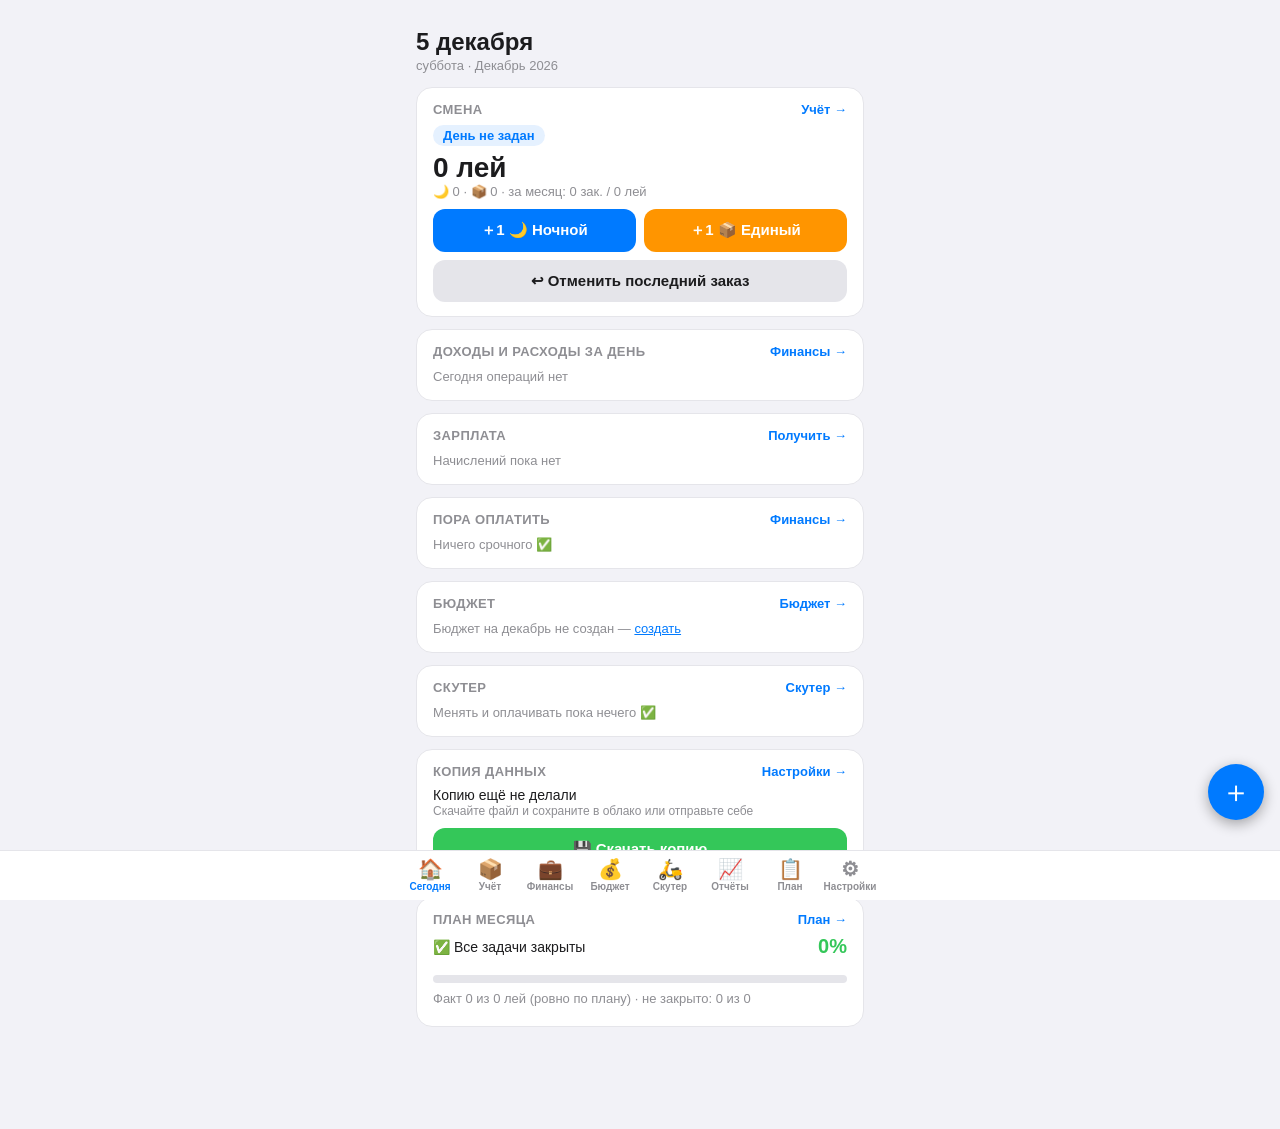
<file: today.html>
<!doctype html>
<html lang="ru">
<head>
<meta charset="UTF-8">
<meta name="viewport" content="width=device-width, initial-scale=1.0, viewport-fit=cover">
<title>🏠 Сегодня</title>
<link rel="stylesheet" href="css/theme.css">
<link rel="stylesheet" href="css/components.css">
<style>
.container{max-width:480px;margin:0 auto;padding:16px 16px 90px}
h1{font-size:24px;margin-bottom:2px}.sub{color:var(--text-dim);font-size:13px;margin-bottom:14px}
.card{background:var(--panel);border:1px solid var(--border);border-radius:16px;padding:14px 16px;margin-bottom:12px}
.card h2{font-size:13px;color:var(--text-dim);text-transform:uppercase;letter-spacing:.4px;margin-bottom:8px;display:flex;justify-content:space-between}
.card h2 a{color:var(--accent);text-decoration:none;text-transform:none;letter-spacing:0;font-weight:600}
.row{display:flex;justify-content:space-between;align-items:center;gap:10px;padding:9px 0;border-top:1px solid var(--border);font-size:14px;color:var(--text);text-decoration:none}
.card h2+.row{border-top:0}
.row small{display:block;color:var(--text-dim);font-size:12px;margin-top:1px}
.row b{white-space:nowrap}
.big{font-size:28px;font-weight:700}
.badge{display:inline-block;padding:3px 10px;border-radius:12px;font-size:13px;font-weight:600;background:var(--help-bg);color:var(--accent);margin-bottom:6px}
.btns{display:grid;grid-template-columns:1fr 1fr;gap:8px;margin-top:10px}
.btns .btn{margin:0}
.bad{color:var(--red)}.ok{color:var(--green)}
.bar{height:8px;background:var(--border);border-radius:4px;overflow:hidden;margin:8px 0}.bar i{display:block;height:100%;background:var(--green)}
.empty{color:var(--text-dim);font-size:13px;padding:2px 0}
/* ＋ быстрая операция (как в «Финансах») */
.fab{position:fixed;right:16px;bottom:calc(80px + env(safe-area-inset-bottom,0px));width:56px;height:56px;border-radius:50%;border:0;background:var(--accent);color:#fff;font-size:30px;box-shadow:0 4px 14px #0005;z-index:9}
#ov{display:none;position:fixed;inset:0;background:#0007;align-items:flex-end;z-index:50}#ov.on{display:flex}
#sh{background:var(--panel);width:100%;max-width:480px;margin:0 auto;border-radius:18px 18px 0 0;padding:14px 14px calc(14px + env(safe-area-inset-bottom,0px));max-height:90%;overflow:auto;color:var(--text)}
#sh input,#sh select,#sh .bt{width:100%;font:inherit;font-size:15px;color:var(--text);background:var(--bg);border:1px solid var(--border);border-radius:10px;padding:11px;margin:4px 0}
#sh .bt{background:var(--panel);text-align:center;cursor:pointer;font-weight:600}#sh .bt.pri{background:var(--accent);color:#fff;border-color:var(--accent)}
#sh label{font-size:13px;color:var(--text-dim);display:block;margin-top:6px}
#sh .mut{color:var(--text-dim);font-size:13px}
.seg{display:flex;gap:6px;margin-bottom:8px}.seg button{flex:1;padding:9px;border:1px solid var(--border);border-radius:10px;background:var(--bg);color:var(--text);font:inherit;cursor:pointer}.seg button.on{background:var(--accent);color:#fff}
.qerr{color:var(--red);font-size:14px;min-height:20px}
</style>
</head>
<body>
<div class="container">
  <h1 id="hdr">Сегодня</h1>
  <div class="sub" id="sub"></div>
  <div class="card" id="cDay"></div>
  <div class="card" id="cOps"></div>
  <div class="card" id="cSalary"></div>
  <div class="card" id="cPay"></div>
  <div class="card" id="cBudget"></div>
  <div class="card" id="cScooter"></div>
  <div class="card" id="cBackup" style="display:none"></div>
  <div class="card" id="cPlan"></div>
</div>

<button class="fab" onclick="qSheet('Трата')">＋</button>
<div id="ov"><div id="sh"></div></div>

<nav class="tabbar"><div class="in">
  <a href="today.html" class="active"><span>🏠</span>Сегодня</a>
  <a href="index.html"><span>📦</span>Учёт</a>
  <a href="fin.html"><span>💼</span>Финансы</a>
  <a href="budget.html"><span>💰</span>Бюджет</a>
  <a href="cash.html"><span>🛵</span>Скутер</a>
  <a href="stats.html"><span>📈</span>Отчёты</a>
  <a href="plan.html"><span>📋</span>План</a>
  <a href="settings.html"><span>⚙</span>Настройки</a>
</div></nav>

<script src="js/lib/storage.js"></script>
<script src="js/lib/ui.js"></script>
<script src="js/lib/notify.js"></script>
<script src="js/lib/guard.js"></script>
<script src="js/lib/theme.js"></script>
<script src="js/lib/pin.js"></script>
<script src="js/lib/backup.js"></script>
<script src="js/domain/state.js"></script>
<script src="js/domain/migrate.js"></script>
<script>Schema.run();</script>
<script src="js/domain/selectors.js"></script>
<script src="js/domain/tariff.js"></script>
<script src="js/domain/finance-api.js"></script>
<script>
Theme.init();
const $ = id => document.getElementById(id), esc = UI.esc, fmt = UI.fmt;
const DAYT = { work: "🏢 Рабочий", help: "🤝 Подмога", short: "⚡ Короткий", replace: "🔄 Замена", short_replace: "⚡🔄 Короткая замена", weekend: "🏖 Выходной" };
const MONTHS = ["Январь","Февраль","Март","Апрель","Май","Июнь","Июль","Август","Сентябрь","Октябрь","Ноябрь","Декабрь"];
const DOW = ["воскресенье","понедельник","вторник","среда","четверг","пятница","суббота"];
const prevYm = ym => { const [y, m] = ym.split("-").map(Number), d = new Date(y, m - 2, 1); return d.getFullYear() + "-" + String(d.getMonth() + 1).padStart(2, "0"); };
const ruMonth = ym => MONTHS[+ym.slice(5, 7) - 1];
const row = (href, left, sub, right) => `<a class="row" href="${href}"><span>${left}${sub ? `<small>${sub}</small>` : ""}</span><b>${right}</b></a>`;

// Заказы за сегодня: пишем в те же данные, что и «Учёт» (день + лог заказов)
function addOrders(n, a) {
  if (!guardAction("todayAdd", 300)) return;
  try {
    const ds = UI.date.local(), days = State.getDays() || {};
    const r = days[ds] || { type: "work", night: 0, ap: 0, total: 0 };
    r.night = (+r.night || 0) + n; r.ap = (+r.ap || 0) + a;
    r.total = Tariff.calcTotal(ds, r.night, r.ap); r.generated = false;
    days[ds] = r; State.setDays(days);
    const log = AppStorage.get("orders_log", null);
    if (Array.isArray(log)) { // если лога ещё нет, «Учёт» сам соберёт его из дней
      log.push({ id: Date.now() + "_" + Math.random().toString(36).slice(2, 7), date: ds, time: new Date().toLocaleString(), addedNight: n, addedAp: a });
      AppStorage.set("orders_log", log);
    }
    render(); Notify.show(`✅ +${n}🌙 +${a}📦`);
  } catch (e) { Notify.error(e.message); }
}
function undoLast() {
  if (!guardAction("todayUndo", 300)) return;
  const ds = UI.date.local(), log = AppStorage.get("orders_log", null);
  if (!Array.isArray(log)) return Notify.error("Откройте «Учёт» один раз, чтобы включить отмену");
  let i = -1; log.forEach((e, k) => { if (e.date === ds) i = k; });
  if (i < 0) return Notify.error("Сегодня нечего отменять");
  const e = log[i], days = State.getDays() || {}, r = days[ds];
  if (r) {
    r.night = Math.max(0, (+r.night || 0) - (e.addedNight || 0)); r.ap = Math.max(0, (+r.ap || 0) - (e.addedAp || 0));
    r.total = Tariff.calcTotal(ds, r.night, r.ap); State.setDays(days);
  }
  log.splice(i, 1); AppStorage.set("orders_log", log);
  render(); Notify.show("↩ Отменено");
}

function doBackup() {
  try { const n = Backup.download(); Notify.show("✅ Копия создана, ключей: " + n); render(); }
  catch (e) { Notify.error(e.message); }
}

function render() {
  const now = new Date(), ds = UI.date.local(), ym = ds.slice(0, 7);
  $("hdr").textContent = `${now.getDate()} ${ruMonth(ym).toLowerCase().replace(/ь$/, "я").replace(/т$/, "та").replace(/й$/, "я")}`;
  $("sub").textContent = DOW[now.getDay()] + " · " + ruMonth(ym) + " " + now.getFullYear();

  // 1. День
  const rec = (State.getDays() || {})[ds], M = Calc.month(ym);
  $("cDay").innerHTML = `<h2>Смена <a href="index.html">Учёт →</a></h2>
    <span class="badge">${rec ? (DAYT[rec.type] || esc(rec.type)) : "День не задан"}</span>
    <div class="big">${fmt(rec ? +rec.total || 0 : 0)} лей</div>
    <div class="sub" style="margin:0">🌙 ${rec ? +rec.night || 0 : 0} · 📦 ${rec ? +rec.ap || 0 : 0} · за месяц: ${M.totalOrders} зак. / ${fmt(M.salary)} лей</div>
    <div class="btns"><button class="btn btn-primary" onclick="addOrders(1,0)">＋1 🌙 Ночной</button><button class="btn btn-orange" onclick="addOrders(0,1)">＋1 📦 Единый</button></div>
    <button class="btn btn-gray" style="margin:8px 0 0;background:var(--border);color:var(--text)" onclick="undoLast()">↩ Отменить последний заказ</button>`;

  // 1b. Доходы и расходы за сегодня (чаевые, находки, обед, кофе и т.д.) — из журнала «Финансов»
  const dayOps = State.getOps()
    .map(o => ({ o, n: Calc.normOp(o) }))
    .filter(x => x.n && x.n.date === ds && (x.n.kind === "income" || x.n.kind === "expense"))
    .sort((a, b) => String(b.o.data || "").localeCompare(String(a.o.data || "")));
  const inc = UI.r2(dayOps.filter(x => x.n.kind === "income").reduce((t, x) => t + x.n.amount, 0));
  const exp = UI.r2(dayOps.filter(x => x.n.kind === "expense").reduce((t, x) => t + x.n.amount, 0));
  const net = UI.r2(inc - exp);
  const opRows = dayOps.map(({ o, n }) => {
    const tm = String(o.data || "").slice(11, 16);
    const sub = [tm && tm !== "00:00" ? tm : "", o.koshel || "", o.zametka || "", o.pm ? "📋 " + o.pm : ""].filter(Boolean).map(esc).join(" · ");
    const isInc = n.kind === "income";
    return row("fin.html", (isInc ? "🟢 " : "🔴 ") + esc(n.cat || (isInc ? "Доход" : "Расход")), sub,
      `<span class="${isInc ? "ok" : "bad"}">${isInc ? "+" : "−"}${fmt(n.amount)}</span>`);
  }).join("");
  $("cOps").innerHTML = `<h2>Доходы и расходы за день <a href="fin.html">Финансы →</a></h2>` + (dayOps.length
    ? `<div class="row" style="border:0;padding-top:0"><span>Итого за день<small>доход ${fmt(inc)} · расход ${fmt(exp)}</small></span><b class="big ${net >= 0 ? "ok" : "bad"}" style="font-size:20px">${net > 0 ? "+" : net < 0 ? "−" : ""}${fmt(Math.abs(net))}</b></div>` + opRows
    : `<div class="empty">Сегодня операций нет</div>`);

  // 2. Зарплата
  const rows = [prevYm(ym), ym].map(m => {
    const s = Calc.salary(m);
    return s.accrued > 0 || s.received > 0
      ? row("index.html", ruMonth(m), `начислено ${fmt(s.accrued)} · получено ${fmt(s.received)}${s.closed ? " · закрыт" : ""}`, s.due > 0 ? `<span class="bad">ещё ${fmt(s.due)}</span>` : `<span class="ok">✅</span>`) : "";
  }).join("");
  $("cSalary").innerHTML = `<h2>Зарплата <a href="index.html">Получить →</a></h2>` + (rows || `<div class="empty">Начислений пока нет</div>`);

  // 3. Пора оплатить
  const pay = Calc.paymentsDue();
  $("cPay").innerHTML = `<h2>Пора оплатить <a href="fin.html">Финансы →</a></h2>` + (pay.length
    ? pay.map(p => row("fin.html", `${p.icon} ${esc(p.title)}`, p.den ? (p.late ? "⚠️ срок был " + p.den + "-го" : "до " + p.den + "-го") : "", fmt(p.sum) + " лей")).join("")
    : `<div class="empty">Ничего срочного ✅</div>`);

  // 3b. Бюджет месяца: тот же расчёт, что на вкладке «Бюджет» (Calc.budget)
  const bg = Calc.budget(ym);
  $("cBudget").innerHTML = `<h2>Бюджет <a href="budget.html">Бюджет →</a></h2>` + (!bg.exists
    ? `<div class="empty">Бюджет на ${esc(ruMonth(ym).toLowerCase())} не создан — <a href="budget.html" style="color:var(--accent)">создать</a></div>`
    : bg.cats.length
    ? `<div class="row" style="border:0;padding-top:0"><span>Можно тратить в день<small>осталось в лимитах ${fmt(Math.round(bg.varLeft))} · дней: ${bg.daysLeft}</small></span><b class="big" style="font-size:20px">${fmt(Math.floor(bg.perDay))}</b></div>`
      + bg.cats.filter(c => c.st !== "g").slice(0, 3).map(c => row("budget.html", `${c.st === "r" ? "🔴" : "🟡"} ${esc(c.name)}`, `${fmt(c.spent)} из ${fmt(c.limit)}`, c.pct + "%")).join("")
    : `<div class="empty">Лимитов нет — <a href="budget.html" style="color:var(--accent)">поставить</a></div>`);

  // 4. Скутер
  const sc = Calc.scWanted(ym);
  $("cScooter").innerHTML = `<h2>Скутер <a href="cash.html">Скутер →</a></h2>` + (sc.length
    ? sc.map(w => row("cash.html", "🛵 " + esc(w.title), esc(w.note), w.plan ? "~" + fmt(w.plan) + " лей" : "")).join("")
    : `<div class="empty">Менять и оплачивать пока нечего ✅</div>`);

  // 4b. Резервная копия: напоминаем, если её нет или ей больше недели
  const bd = Backup.daysSince(), cb = $("cBackup");
  cb.innerHTML = (bd === null || bd >= 7)
    ? `<h2>Копия данных <a href="settings.html">Настройки →</a></h2><div class="row" style="border:0;padding:0"><span>${bd === null ? "Копию ещё не делали" : "Последняя копия: " + bd + " дн. назад"}<small>Скачайте файл и сохраните в облако или отправьте себе</small></span></div><button class="btn btn-green" style="margin:10px 0 0" onclick="doBackup()">💾 Скачать копию</button>`
    : "";
  cb.style.display = cb.innerHTML ? "" : "none";

  // 5. План месяца
  const P = Calc.planSummary(ym);
  if (!P) { $("cPlan").innerHTML = `<h2>План месяца <a href="plan.html">План →</a></h2><div class="empty">План на месяц ещё не создан</div>`; return; }
  const pct = P.plan > 0 ? Math.min(100, Math.round(P.covered / P.plan * 100)) : 0;
  const open = P.open.slice().sort((a, b) => b.left - a.left).slice(0, 5);
  const diff = P.fact - P.plan;
  const diffTxt = diff === 0 ? "ровно по плану" : diff < 0 ? "на " + fmt(-diff) + " меньше плана" : "на " + fmt(diff) + " больше плана";
  const head = P.open.length
    ? `<span>Осталось внести</span><b class="big" style="font-size:20px">${fmt(P.left)} лей</b>`
    : `<span>✅ Все задачи закрыты</span><b class="big ok" style="font-size:20px">${pct}%</b>`;
  $("cPlan").innerHTML = `<h2>План месяца <a href="plan.html">План →</a></h2>
    <div class="row" style="border:0;padding-top:0">${head}</div>
    <div class="bar"><i style="width:${pct}%"></i></div>
    <div class="sub" style="margin:0 0 6px">Факт ${fmt(P.fact)} из ${fmt(P.plan)} лей (${diffTxt}) · не закрыто: ${P.open.length} из ${P.count}</div>` +
    open.map(t => row("plan.html", esc(t.title), "", t.left > 0 ? fmt(t.left) + " лей" : "—")).join("");
}

/* ===== ＋ Быстрая операция: та же форма и тот же FinanceAPI, что в «Финансах» ===== */
const Q_SY = { MDL: "лей", USD: "$", EUR: "€" };
const qWallets = () => Object.keys(State.getWallets() || {});
const qCur = w => (AppStorage.get("valyuty", {}) || {})[w] || "MDL";
const qKurs = c => c === "MDL" ? 1 : (+(AppStorage.get("kursy", {}) || {})[c] || 0);
const qOpt = (a, s) => a.map(x => `<option${x === s ? " selected" : ""}>${esc(x)}</option>`).join("");
const qPmOpts = () => { const d = new Date(), r = [["", "Авто (по дате операции)"]];
  for (let k = -1; k <= 2; k++) { const x = new Date(d.getFullYear(), d.getMonth() + k, 1), ym = x.getFullYear() + "-" + String(x.getMonth() + 1).padStart(2, "0"); r.push([ym, ym + " · " + MONTHS[x.getMonth()]]); }
  return r; };
// Дата из формы -> «ГГГГ-ММ-ДД ЧЧ:ММ»; для сегодняшней даты null (берётся текущее время)
const qStamp = d => { if (!d || d === UI.date.local()) return null; const n = new Date(), p = v => String(v).padStart(2, "0"); return d + " " + p(n.getHours()) + ":" + p(n.getMinutes()); };
let qTip = "Трата";
function qClose() { $("ov").classList.remove("on"); }
$("ov").addEventListener("click", e => { if (e.target.id === "ov") qClose(); });
function qSheet(tip) {
  qTip = tip;
  const ws = qWallets(), cards = AppStorage.get("kartki", []) || [], cats = State.getCategories() || {};
  const oldS = $("q_s") ? $("q_s").value : "", oldD = $("q_d") ? $("q_d").value : UI.date.local();
  let h = `<div class="seg">${["Трата", "Доход", "Перевод"].map(x => `<button class="${x === tip ? "on" : ""}" onclick="qSheet('${x}')">${x}</button>`).join("")}</div>
    <input id="q_s" inputmode="decimal" placeholder="Сумма" value="${esc(oldS)}"><label>Дата операции</label><input id="q_d" type="date" value="${esc(oldD)}">`;
  if (tip === "Перевод") h += `<label>Откуда</label><select id="q_a" onchange="qCv()">${qOpt(ws)}</select><label>Куда</label><select id="q_b" onchange="qCv()">${qOpt(ws.concat(cards.map(c => "💳 " + c.nazvanie)), ws[1])}</select><input id="q_c" inputmode="decimal" placeholder="Сумма к зачислению" style="display:none">`;
  else h += `<label>Кошелёк</label><select id="q_w">${qOpt(ws)}</select><label>Категория</label><select id="q_k">${qOpt((tip === "Трата" ? cats.expense : cats.income) || [])}</select>
    <label>📋 В план месяца</label><select id="q_pm">${qPmOpts().map(([v, l]) => `<option value="${v}">${esc(l)}</option>`).join("")}</select>
    <div class="mut">Нет нужной категории? Добавь в «Финансы» → «Разделы» → «Категории».</div>`;
  h += `<input id="q_n" placeholder="Заметка (необязательно)"><div class="qerr" id="q_e"></div><button class="bt pri" onclick="qSubmit()">Сохранить</button><button class="bt" onclick="qClose()">Отмена</button>`;
  $("sh").innerHTML = h; $("ov").classList.add("on");
  if (tip === "Перевод") qCv();
}
function qCv() {
  const a = $("q_a").value, b = $("q_b").value, c = $("q_c");
  if (b.startsWith("💳 ") || qCur(a) === qCur(b)) { c.style.display = "none"; return; }
  c.style.display = "block";
  const s = UI.num($("q_s").value), ka = qKurs(qCur(a)), kb = qKurs(qCur(b));
  if (s > 0 && ka && kb && !c.value) c.value = UI.r2(s * ka / kb);
}
function qSubmit() {
  if (!guardAction("todayOp", 400)) return;
  try {
    const s = UI.num($("q_s").value), n = $("q_n").value.trim(), dt = qStamp($("q_d").value);
    if (qTip === "Перевод") {
      const a = $("q_a").value, b = $("q_b").value;
      if (b.startsWith("💳 ")) {
        const c = (AppStorage.get("kartki", []) || []).find(x => "💳 " + x.nazvanie === b);
        if (!c) throw new Error("Карта не найдена");
        FinanceAPI.payCard({ date: dt, wallet: a, cardId: c.id, amount: s, note: n });
      } else if (qCur(a) === qCur(b)) FinanceAPI.transfer({ date: dt, fromWallet: a, toWallet: b, amount: s, note: n });
      else FinanceAPI.convert({ date: dt, fromWallet: a, toWallet: b, amount: s, received: UI.num($("q_c").value), note: n });
    } else {
      const k = ($("q_k").value || "").trim();
      if (!k) throw new Error("Выбери категорию");
      const p = { date: dt, wallet: $("q_w").value, amount: s, category: k, note: n, addCategory: true, pm: $("q_pm").value };
      if (qTip === "Трата") FinanceAPI.spend(p); else FinanceAPI.receive(p);
    }
    qClose(); render(); Notify.show("✅ Сохранено");
  } catch (e) { $("q_e").textContent = typeof e === "string" ? e : e.message; }
}

render();
Backup.persist();
document.addEventListener("visibilitychange", () => { if (!document.hidden) render(); });
window.addEventListener("pageshow", e => { if (e.persisted) render(); });
window.addEventListener("storage", render);
</script>
</body>
</html>
</file>
<file: css/theme.css>
:root {
  --bg: #f2f2f7;
  --text: #1c1c1e;
  --text-dim: #8e8e93;
  --panel: #ffffff;
  --border: #e5e5ea;
  --accent: #007aff;
  --green: #34c759;
  --red: #ff3b30;
  --orange: #ff9500;
  --purple: #af52de;

  /* Фоны */
  --red-bg: rgba(255, 59, 48, 0.12);
  --help-bg: rgba(0, 122, 255, 0.10);
  --subtle-bg: #f8f8fc;
  --warn-bg: #fff4d6;
}

:root[data-theme="dark"] {
  --bg: #0a0a0f;
  --text: #f2f2f7;
  --text-dim: #8e8e93;
  --panel: #1c1c1e;
  --border: #2c2c2e;
  --accent: #0a84ff;
  --green: #30d158;
  --red: #ff453a;
  --orange: #ff9f0a;
  --purple: #bf5af2;

  /* Фоны для тёмной темы */
  --red-bg: rgba(255, 69, 58, 0.15);
  --help-bg: rgba(10, 132, 255, 0.15);
  --subtle-bg: #2c2c2e;
  --warn-bg: #2a1f0a;
}

* {
  box-sizing: border-box;
  margin: 0;
  padding: 0;
  -webkit-tap-highlight-color: transparent;
}

body {
  background-color: var(--bg);
  color: var(--text);
  font-family: -apple-system, BlinkMacSystemFont, 'SF Pro Display', sans-serif;
  transition: background-color 0.3s, color 0.3s;
  /* padding-bottom задан в .container */
}
</file>
<file: css/components.css>
body {
  padding-top: calc(12px + env(safe-area-inset-top, 0px));
}

/* --- Кнопки --- */
.btn {
  width: 100%;
  padding: 12px;
  border: none;
  border-radius: 12px;
  font-size: 15px;
  font-weight: 600;
  cursor: pointer;
  color: #fff;
  text-align: center;
  margin-bottom: 8px;
  transition: transform 0.1s;
}
.btn:active { transform: scale(0.97); }
.btn-primary { background: var(--accent); }
.btn-green { background: var(--green); }
.btn-orange { background: var(--orange); }
.btn-purple { background: var(--purple); }

/* --- Диалоговые окна --- */
.dialog-overlay {
  position: fixed; inset: 0;
  background: rgba(0,0,0,0.4);
  -webkit-backdrop-filter: blur(8px);
  backdrop-filter: blur(8px);
  z-index: 3000;
  display: flex;
  align-items: center;
  justify-content: center;
}
.dialog-box {
  background: var(--panel);
  color: var(--text);
  border-radius: 20px;
  padding: 24px 20px 20px;
  width: 85%;
  max-width: 340px;
  box-shadow: 0 10px 40px rgba(0,0,0,0.2);
}
.dialog-box p, .dialog-box h3 {
  font-size: 16px;
  text-align: center;
  margin-bottom: 20px;
  line-height: 1.4;
}
.dialog-buttons { display: flex; gap: 8px; }
.dialog-buttons button {
  flex: 1; padding: 12px; border: none; border-radius: 12px;
  font-size: 15px; font-weight: 600; cursor: pointer;
}
.dialog-ok, .dialog-yes { background: var(--accent); color: #fff; }
.dialog-no { background: var(--border); color: var(--text); }

/* --- Поля ввода (базовые) --- */
.form-control {
  width: 100%;
  padding: 10px 14px;
  border: 1.5px solid var(--border);
  border-radius: 12px;
  font-size: 16px;
  background: var(--bg);
  color: var(--text);
  font-family: inherit;
}
.form-control:focus {
  outline: none;
  border-color: var(--accent);
}

/* --- Уведомления (тосты) --- */
.toast {
  position: fixed;
  top: calc(20px + env(safe-area-inset-top, 0px));
  left: 50%;
  transform: translateX(-50%) translateY(-20px);
  background: #333;
  color: #fff;
  padding: 12px 24px;
  border-radius: 30px;
  font-size: 14px;
  font-weight: 500;
  z-index: 5000;
  opacity: 0;
  transition: all 0.3s cubic-bezier(0.175, 0.885, 0.32, 1.275);
  box-shadow: 0 4px 12px rgba(0,0,0,0.15);
}
.toast.show { transform: translateX(-50%) translateY(0); opacity: 1; }
.toast.error { background: var(--red); }

/* --- Нижнее меню навигации (Tab Bar) --- */
.tabbar {
  position: fixed;
  left: 0;
  right: 0;
  bottom: 0;
  background: var(--panel);
  border-top: 1px solid var(--border);
  display: flex;
  justify-content: center;
  padding-bottom: env(safe-area-inset-bottom, 0px);
  z-index: 1000;
}
.tabbar .in {
  display: flex;
  width: 100%;
  max-width: 480px;
}
.tabbar a {
  flex: 1;
  display: flex;
  flex-direction: column;
  align-items: center;
  gap: 2px;
  padding: 8px 0;
  min-width: 0;
  color: var(--text-dim);
  text-decoration: none;
  font-size: 10px;
  font-weight: 600;
  transition: color 0.2s;
}
.tabbar a span {
  font-size: 20px;
  line-height: 1;
}
.tabbar a.active {
  color: var(--accent);
}

/* --- Общий контейнер (отступ снизу под нижнее меню) --- */
.container {
  max-width: 480px;
  margin: 0 auto;
  padding: 16px;
  padding-bottom: 90px;
}

/* --- Без зума: двойной тап, авто-зум полей ввода iOS --- */
html, body {
  touch-action: manipulation;
  -webkit-text-size-adjust: 100%;
  text-size-adjust: 100%;
}
button, a, summary, label, .day, .pin-btn {
  touch-action: manipulation;
}
/* iOS зумит страницу при фокусе на поле со шрифтом меньше 16px */
input, select, textarea {
  font-size: 16px !important;
}
</file>
